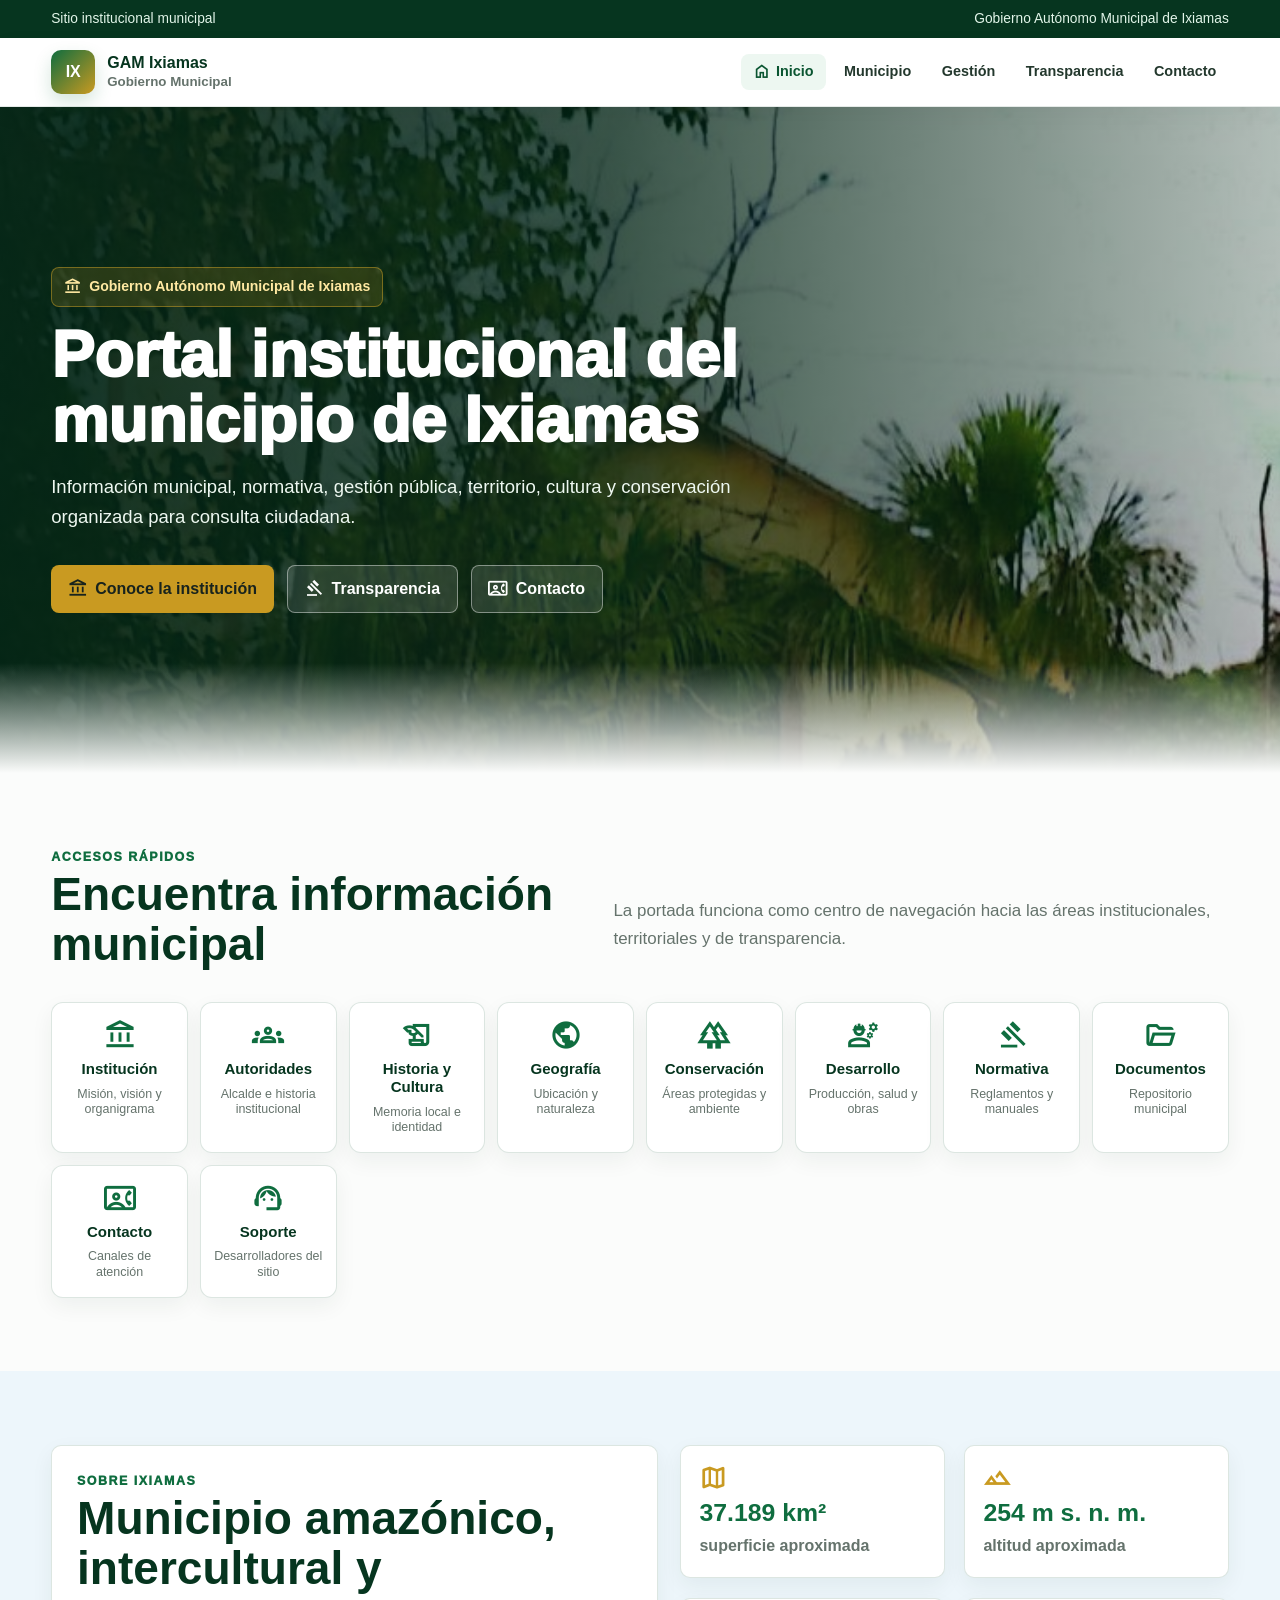
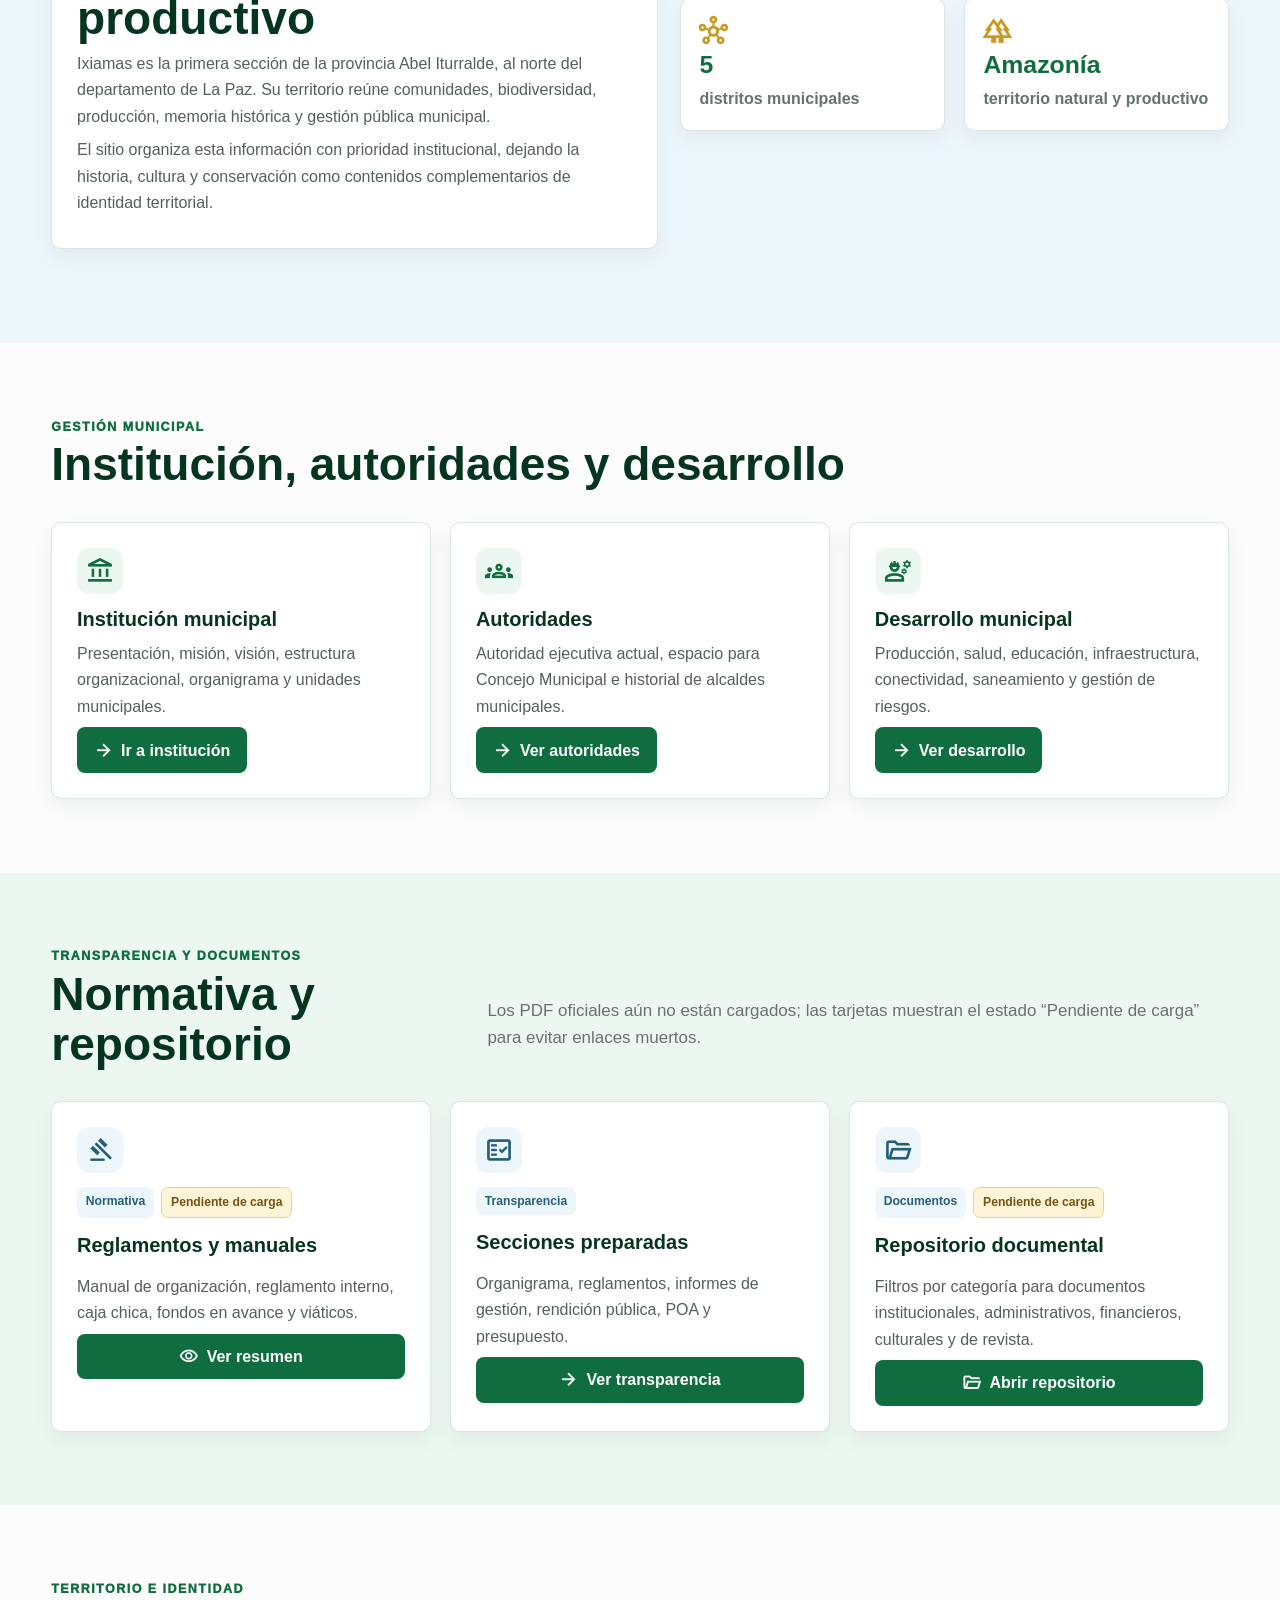
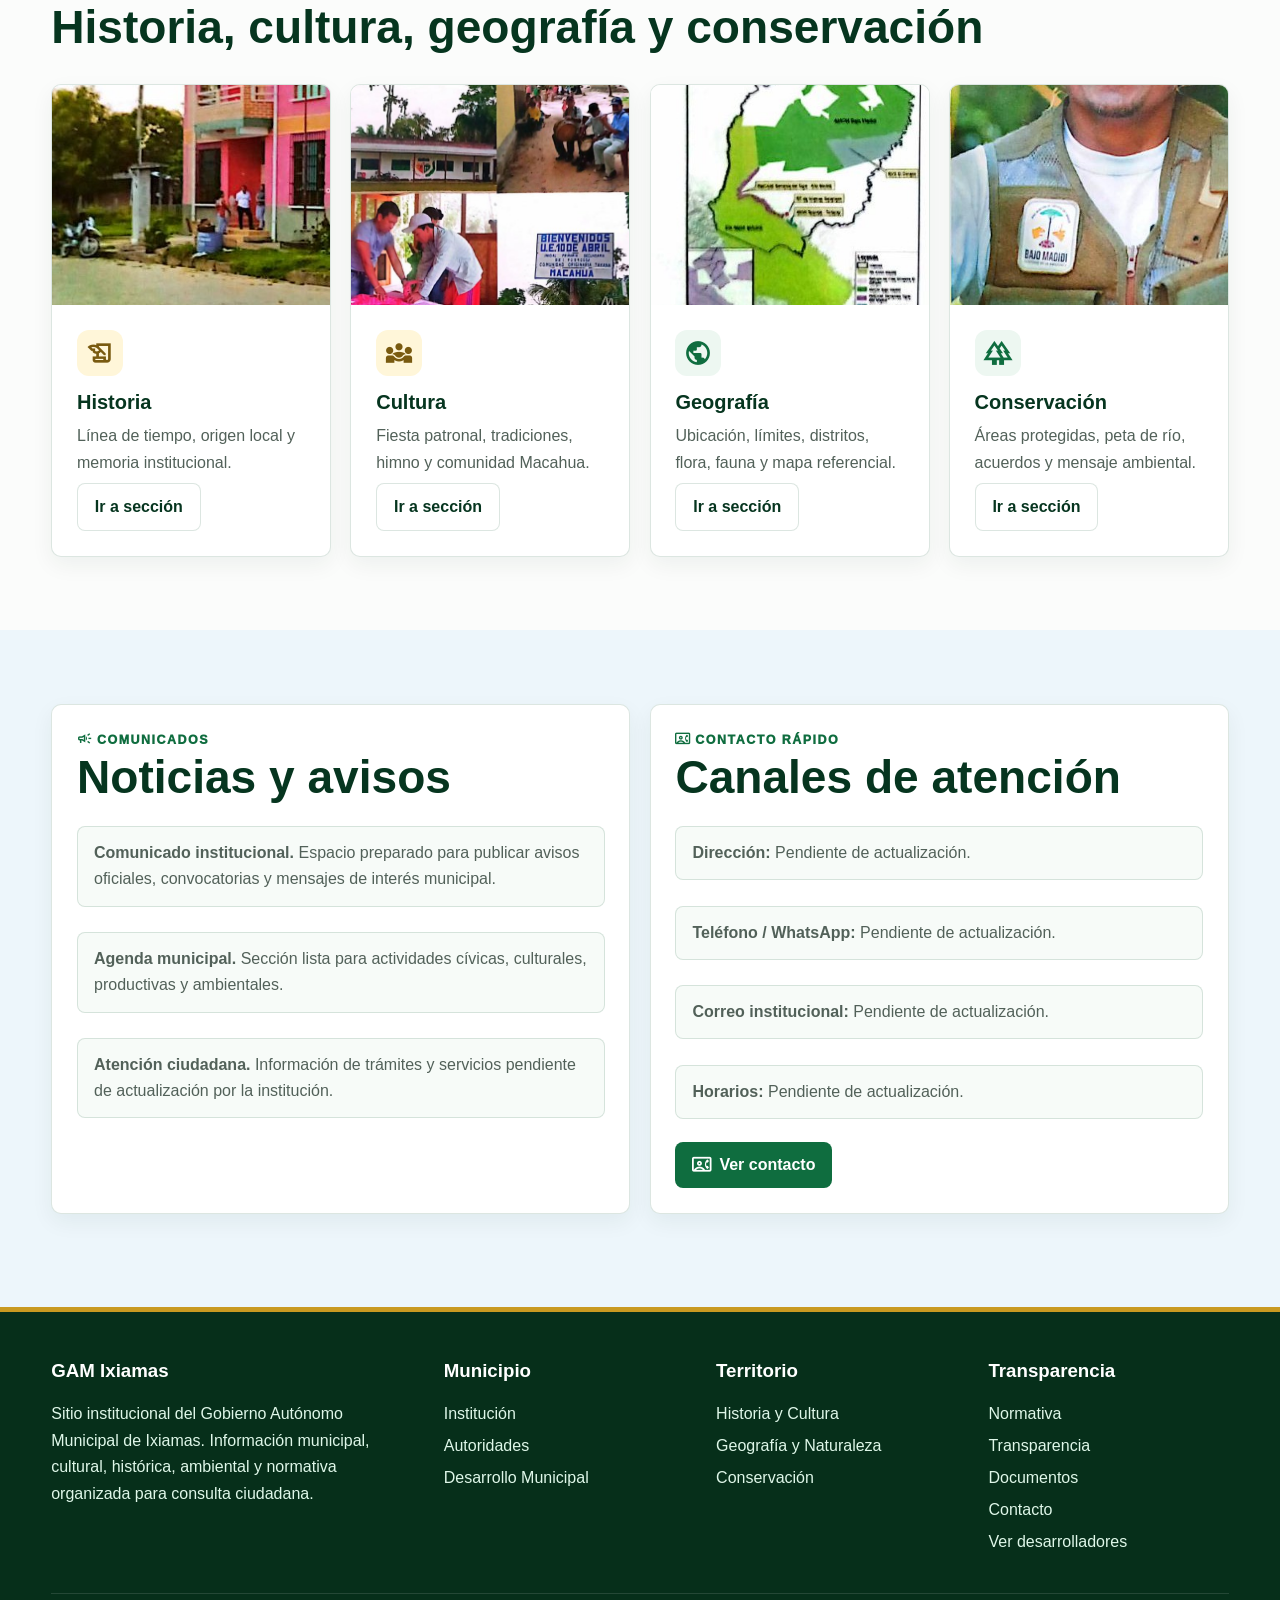
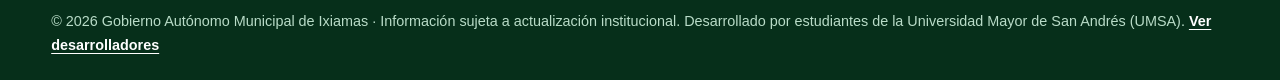
<file: index.html>
<!DOCTYPE html>
<html lang="es">
<head>
  <meta charset="UTF-8">
  <meta name="viewport" content="width=device-width, initial-scale=1.0">
  <title>Gobierno Autonomo Municipal de Ixiamas | Sitio Institucional</title>
  <meta name="description" content="Sitio institucional del Gobierno Autonomo Municipal de Ixiamas: informacion municipal, autoridades, normativa, historia, cultura, conservacion, desarrollo y documentos oficiales.">
  <meta name="keywords" content="Ixiamas, Gobierno Autonomo Municipal de Ixiamas, GAM Ixiamas, Municipio de Ixiamas, Abel Iturralde, La Paz Bolivia, Amazonia boliviana, Madidi, cultura de Ixiamas, historia de Ixiamas, conservacion Ixiamas, normativa municipal Ixiamas, transparencia municipal Ixiamas">
  <meta name="author" content="Gobierno Autonomo Municipal de Ixiamas">
  <meta name="robots" content="index, follow">
  <!-- Reemplazar TU-DOMINIO.com por el dominio oficial cuando se publique -->
  <link rel="canonical" href="https://TU-DOMINIO.com/index.html">
  <meta property="og:title" content="Gobierno Autonomo Municipal de Ixiamas">
  <meta property="og:description" content="Sitio institucional del Gobierno Autonomo Municipal de Ixiamas: informacion municipal, autoridades, normativa, historia, cultura, conservacion, desarrollo y documentos oficiales.">
  <meta property="og:type" content="website">
  <meta property="og:url" content="https://TU-DOMINIO.com/index.html">
  <meta property="og:image" content="https://TU-DOMINIO.com/assets/img/plaza-ixiamas.jpg">
  <meta property="og:site_name" content="GAM Ixiamas">
  <meta property="og:locale" content="es_BO">
  <meta name="twitter:card" content="summary_large_image">
  <meta name="twitter:title" content="Gobierno Autonomo Municipal de Ixiamas">
  <meta name="twitter:description" content="Sitio institucional del Gobierno Autonomo Municipal de Ixiamas: informacion municipal, autoridades, normativa, historia, cultura, conservacion, desarrollo y documentos oficiales.">
  <meta name="twitter:image" content="https://TU-DOMINIO.com/assets/img/plaza-ixiamas.jpg">
  <link rel="preconnect" href="https://fonts.googleapis.com">
  <link rel="preconnect" href="https://fonts.gstatic.com" crossorigin>
  <link href="https://fonts.googleapis.com/css2?family=Material+Symbols+Outlined" rel="stylesheet">
  <link rel="icon" href="assets/img/favicon.png" type="image/png">
  <link rel="manifest" href="site.webmanifest">
  <link rel="stylesheet" href="assets/css/main.css">
  <script type="application/ld+json">
  {
    "@context": "https://schema.org",
    "@type": "GovernmentOrganization",
    "name": "Gobierno Autonomo Municipal de Ixiamas",
    "alternateName": "GAM Ixiamas",
    "url": "https://TU-DOMINIO.com/",
    "image": "https://TU-DOMINIO.com/assets/img/plaza-ixiamas.jpg",
    "description": "Sitio institucional del Gobierno Autonomo Municipal de Ixiamas con informacion municipal, autoridades, normativa, historia, cultura, conservacion, desarrollo y documentos oficiales.",
    "areaServed": {
      "@type": "AdministrativeArea",
      "name": "Ixiamas, Abel Iturralde, La Paz, Bolivia"
    }
  }
  </script>
</head>
<body>
  <header class="site-header">
  <div class="topbar"><div class="container"><span>Sitio institucional municipal</span><span>Gobierno Autónomo Municipal de Ixiamas</span></div></div>
  <nav class="nav">
    <div class="container nav-inner">
      <a class="brand" href="index.html"><span class="brand-mark">IX</span><span>GAM Ixiamas<br><small>Gobierno Municipal</small></span></a>
      <button class="menu-toggle" type="button" data-menu-toggle aria-expanded="false" aria-controls="main-menu" aria-label="Abrir menu principal"><span class="material-symbols-outlined" aria-hidden="true">menu</span>Menú</button>
      <div class="menu" id="main-menu">
        <a href="index.html" data-nav="index.html"><span class="material-symbols-outlined" aria-hidden="true">home</span>Inicio</a>
        <details class="nav-group"><summary>Municipio</summary><div class="submenu"><a href="institucion.html" data-nav="institucion.html">Institución</a><a href="autoridades.html" data-nav="autoridades.html">Autoridades</a><a href="historia.html" data-nav="historia.html">Historia</a><a href="geografia.html" data-nav="geografia.html">Geografía</a><a href="cultura.html" data-nav="cultura.html">Cultura</a></div></details>
        <details class="nav-group"><summary>Gestión</summary><div class="submenu"><a href="desarrollo.html" data-nav="desarrollo.html">Desarrollo municipal</a><a href="conservacion.html" data-nav="conservacion.html">Conservación</a></div></details>
        <details class="nav-group"><summary>Transparencia</summary><div class="submenu"><a href="normativa.html" data-nav="normativa.html">Normativa</a><a href="transparencia.html" data-nav="transparencia.html">Transparencia</a><a href="documentos.html" data-nav="documentos.html">Documentos</a><a href="desarrolladores.html" data-nav="desarrolladores.html">Desarrolladores</a></div></details>
        <a href="contacto.html" data-nav="contacto.html">Contacto</a>
      </div>
    </div>
  </nav>
  </header>

  <main>
  <section class="hero">
    <div class="container">
      <span class="eyebrow"><span class="material-symbols-outlined" aria-hidden="true">account_balance</span> Gobierno Autónomo Municipal de Ixiamas</span>
      <h1>Portal institucional del municipio de Ixiamas</h1>
      <p>Información municipal, normativa, gestión pública, territorio, cultura y conservación organizada para consulta ciudadana.</p>
      <div class="actions">
        <a class="btn btn-primary" href="institucion.html"><span class="material-symbols-outlined" aria-hidden="true">account_balance</span> Conoce la institución</a>
        <a class="btn btn-outline" href="transparencia.html"><span class="material-symbols-outlined" aria-hidden="true">gavel</span> Transparencia</a>
        <a class="btn btn-outline" href="contacto.html"><span class="material-symbols-outlined" aria-hidden="true">contact_phone</span> Contacto</a>
      </div>
    </div>
  </section>

  <section class="section">
    <div class="container">
      <div class="section-head">
        <div><div class="kicker">Accesos rápidos</div><h2>Encuentra información municipal</h2></div>
        <p class="lead">La portada funciona como centro de navegación hacia las áreas institucionales, territoriales y de transparencia.</p>
      </div>
      <div class="quick-grid">
        <a class="quick-link" href="institucion.html"><span class="material-symbols-outlined" aria-hidden="true">account_balance</span><strong>Institución</strong><span>Misión, visión y organigrama</span></a>
        <a class="quick-link" href="autoridades.html"><span class="material-symbols-outlined" aria-hidden="true">groups</span><strong>Autoridades</strong><span>Alcalde e historia institucional</span></a>
        <a class="quick-link" href="historia.html"><span class="material-symbols-outlined" aria-hidden="true">history_edu</span><strong>Historia y Cultura</strong><span>Memoria local e identidad</span></a>
        <a class="quick-link" href="geografia.html"><span class="material-symbols-outlined" aria-hidden="true">public</span><strong>Geografía</strong><span>Ubicación y naturaleza</span></a>
        <a class="quick-link" href="conservacion.html"><span class="material-symbols-outlined" aria-hidden="true">forest</span><strong>Conservación</strong><span>Áreas protegidas y ambiente</span></a>
        <a class="quick-link" href="desarrollo.html"><span class="material-symbols-outlined" aria-hidden="true">engineering</span><strong>Desarrollo</strong><span>Producción, salud y obras</span></a>
        <a class="quick-link" href="normativa.html"><span class="material-symbols-outlined" aria-hidden="true">gavel</span><strong>Normativa</strong><span>Reglamentos y manuales</span></a>
        <a class="quick-link" href="documentos.html"><span class="material-symbols-outlined" aria-hidden="true">folder_open</span><strong>Documentos</strong><span>Repositorio municipal</span></a>
        <a class="quick-link" href="contacto.html"><span class="material-symbols-outlined" aria-hidden="true">contact_phone</span><strong>Contacto</strong><span>Canales de atención</span></a>
        <a class="quick-link" href="desarrolladores.html"><span class="material-symbols-outlined" aria-hidden="true">support_agent</span><strong>Soporte</strong><span>Desarrolladores del sitio</span></a>
      </div>
    </div>
  </section>

  <section class="section blue">
    <div class="container two-col">
      <article class="article">
        <div class="kicker">Sobre Ixiamas</div>
        <h2>Municipio amazónico, intercultural y productivo</h2>
        <p>Ixiamas es la primera sección de la provincia Abel Iturralde, al norte del departamento de La Paz. Su territorio reúne comunidades, biodiversidad, producción, memoria histórica y gestión pública municipal.</p>
        <p>El sitio organiza esta información con prioridad institucional, dejando la historia, cultura y conservación como contenidos complementarios de identidad territorial.</p>
      </article>
      <div class="grid grid-2">
        <div class="stat"><span class="material-symbols-outlined" aria-hidden="true">map</span><strong>37.189 km²</strong><span>superficie aproximada</span></div>
        <div class="stat"><span class="material-symbols-outlined" aria-hidden="true">terrain</span><strong>254 m s. n. m.</strong><span>altitud aproximada</span></div>
        <div class="stat"><span class="material-symbols-outlined" aria-hidden="true">hub</span><strong>5</strong><span>distritos municipales</span></div>
        <div class="stat"><span class="material-symbols-outlined" aria-hidden="true">forest</span><strong>Amazonía</strong><span>territorio natural y productivo</span></div>
      </div>
    </div>
  </section>

  <section class="section">
    <div class="container">
      <div class="section-head"><div><div class="kicker">Gestión municipal</div><h2>Institución, autoridades y desarrollo</h2></div></div>
      <div class="grid grid-3">
        <article class="card"><div class="card-body"><div class="card-icon"><span class="material-symbols-outlined" aria-hidden="true">account_balance</span></div><h3>Institución municipal</h3><p>Presentación, misión, visión, estructura organizacional, organigrama y unidades municipales.</p><a class="btn btn-secondary" href="institucion.html"><span class="material-symbols-outlined" aria-hidden="true">arrow_forward</span> Ir a institución</a></div></article>
        <article class="card"><div class="card-body"><div class="card-icon"><span class="material-symbols-outlined" aria-hidden="true">groups</span></div><h3>Autoridades</h3><p>Autoridad ejecutiva actual, espacio para Concejo Municipal e historial de alcaldes municipales.</p><a class="btn btn-secondary" href="autoridades.html"><span class="material-symbols-outlined" aria-hidden="true">arrow_forward</span> Ver autoridades</a></div></article>
        <article class="card"><div class="card-body"><div class="card-icon"><span class="material-symbols-outlined" aria-hidden="true">engineering</span></div><h3>Desarrollo municipal</h3><p>Producción, salud, educación, infraestructura, conectividad, saneamiento y gestión de riesgos.</p><a class="btn btn-secondary" href="desarrollo.html"><span class="material-symbols-outlined" aria-hidden="true">arrow_forward</span> Ver desarrollo</a></div></article>
      </div>
    </div>
  </section>

  <section class="section alt">
    <div class="container">
      <div class="section-head"><div><div class="kicker">Transparencia y documentos</div><h2>Normativa y repositorio</h2></div><p class="lead">Los PDF oficiales aún no están cargados; las tarjetas muestran el estado “Pendiente de carga” para evitar enlaces muertos.</p></div>
      <div class="grid grid-3">
        <article class="card doc-card"><div class="card-body"><div class="card-icon blue"><span class="material-symbols-outlined" aria-hidden="true">gavel</span></div><div class="doc-meta"><span class="badge blue">Normativa</span><span class="status">Pendiente de carga</span></div><h3>Reglamentos y manuales</h3><p>Manual de organización, reglamento interno, caja chica, fondos en avance y viáticos.</p><a class="btn btn-secondary" href="normativa.html"><span class="material-symbols-outlined" aria-hidden="true">visibility</span> Ver resumen</a></div></article>
        <article class="card doc-card"><div class="card-body"><div class="card-icon blue"><span class="material-symbols-outlined" aria-hidden="true">fact_check</span></div><div class="doc-meta"><span class="badge blue">Transparencia</span></div><h3>Secciones preparadas</h3><p>Organigrama, reglamentos, informes de gestión, rendición pública, POA y presupuesto.</p><a class="btn btn-secondary" href="transparencia.html"><span class="material-symbols-outlined" aria-hidden="true">arrow_forward</span> Ver transparencia</a></div></article>
        <article class="card doc-card"><div class="card-body"><div class="card-icon blue"><span class="material-symbols-outlined" aria-hidden="true">folder_open</span></div><div class="doc-meta"><span class="badge blue">Documentos</span><span class="status">Pendiente de carga</span></div><h3>Repositorio documental</h3><p>Filtros por categoría para documentos institucionales, administrativos, financieros, culturales y de revista.</p><a class="btn btn-secondary" href="documentos.html"><span class="material-symbols-outlined" aria-hidden="true">folder_open</span> Abrir repositorio</a></div></article>
      </div>
    </div>
  </section>

  <section class="section">
    <div class="container">
      <div class="section-head"><div><div class="kicker">Territorio e identidad</div><h2>Historia, cultura, geografía y conservación</h2></div></div>
      <div class="grid grid-4">
        <article class="card"><img class="thumb" src="assets/img/calles-ixiamas.jpg" alt="Vista urbana de Ixiamas" loading="lazy" decoding="async" width="331" height="1018"><div class="card-body"><div class="card-icon gold"><span class="material-symbols-outlined" aria-hidden="true">history_edu</span></div><h3>Historia</h3><p>Línea de tiempo, origen local y memoria institucional.</p><a class="btn btn-light" href="historia.html">Ir a sección</a></div></article>
        <article class="card"><img class="thumb" src="assets/img/macahua-collage.jpg" alt="Comunidad Macahua" loading="lazy" decoding="async" width="736" height="444"><div class="card-body"><div class="card-icon gold"><span class="material-symbols-outlined" aria-hidden="true">diversity_3</span></div><h3>Cultura</h3><p>Fiesta patronal, tradiciones, himno y comunidad Macahua.</p><a class="btn btn-light" href="cultura.html">Ir a sección</a></div></article>
        <article class="card"><img class="thumb" src="assets/img/mapa-areas-protegidas.jpg" alt="Mapa referencial de áreas protegidas" loading="lazy" decoding="async" width="347" height="304"><div class="card-body"><div class="card-icon"><span class="material-symbols-outlined" aria-hidden="true">public</span></div><h3>Geografía</h3><p>Ubicación, límites, distritos, flora, fauna y mapa referencial.</p><a class="btn btn-light" href="geografia.html">Ir a sección</a></div></article>
        <article class="card"><img class="thumb" src="assets/img/guardaparque-madidi.jpg" alt="Guardaparque en área protegida" loading="lazy" decoding="async" width="380" height="1065"><div class="card-body"><div class="card-icon"><span class="material-symbols-outlined" aria-hidden="true">forest</span></div><h3>Conservación</h3><p>Áreas protegidas, peta de río, acuerdos y mensaje ambiental.</p><a class="btn btn-light" href="conservacion.html">Ir a sección</a></div></article>
      </div>
    </div>
  </section>

  <section class="section blue">
    <div class="container grid grid-2">
      <article class="article">
        <div class="kicker"><span class="material-symbols-outlined" aria-hidden="true">campaign</span> Comunicados</div>
        <h2>Noticias y avisos</h2>
        <ul class="list-clean">
          <li><strong>Comunicado institucional.</strong> Espacio preparado para publicar avisos oficiales, convocatorias y mensajes de interés municipal.</li>
          <li><strong>Agenda municipal.</strong> Sección lista para actividades cívicas, culturales, productivas y ambientales.</li>
          <li><strong>Atención ciudadana.</strong> Información de trámites y servicios pendiente de actualización por la institución.</li>
        </ul>
      </article>
      <article class="article">
        <div class="kicker"><span class="material-symbols-outlined" aria-hidden="true">contact_phone</span> Contacto rápido</div>
        <h2>Canales de atención</h2>
        <ul class="list-clean">
          <li><strong>Dirección:</strong> Pendiente de actualización.</li>
          <li><strong>Teléfono / WhatsApp:</strong> Pendiente de actualización.</li>
          <li><strong>Correo institucional:</strong> Pendiente de actualización.</li>
          <li><strong>Horarios:</strong> Pendiente de actualización.</li>
        </ul>
        <a class="btn btn-secondary" href="contacto.html"><span class="material-symbols-outlined" aria-hidden="true">contact_phone</span> Ver contacto</a>
      </article>
    </div>
  </section>
  </main>

  <footer class="footer">
    <div class="container">
      <div class="footer-grid">
        <div><h3>GAM Ixiamas</h3><p>Sitio institucional del Gobierno Autónomo Municipal de Ixiamas. Información municipal, cultural, histórica, ambiental y normativa organizada para consulta ciudadana.</p></div>
        <div><h3>Municipio</h3><a href="institucion.html">Institución</a><a href="autoridades.html">Autoridades</a><a href="desarrollo.html">Desarrollo Municipal</a></div>
        <div><h3>Territorio</h3><a href="historia.html">Historia y Cultura</a><a href="geografia.html">Geografía y Naturaleza</a><a href="conservacion.html">Conservación</a></div>
        <div><h3>Transparencia</h3><a href="normativa.html">Normativa</a><a href="transparencia.html">Transparencia</a><a href="documentos.html">Documentos</a><a href="contacto.html">Contacto</a><a href="desarrolladores.html">Ver desarrolladores</a></div>
      </div>
      <div class="footer-bottom">© <span data-year></span> Gobierno Autónomo Municipal de Ixiamas · Información sujeta a actualización institucional. Desarrollado por estudiantes de la Universidad Mayor de San Andrés (UMSA). <a href="desarrolladores.html">Ver desarrolladores</a></div>
    </div>
  </footer>
  <script src="assets/js/navigation.js" defer></script>
  <script src="assets/js/filters.js" defer></script>
  <script src="assets/js/main.js" defer></script>
</body>
</html>
</file>
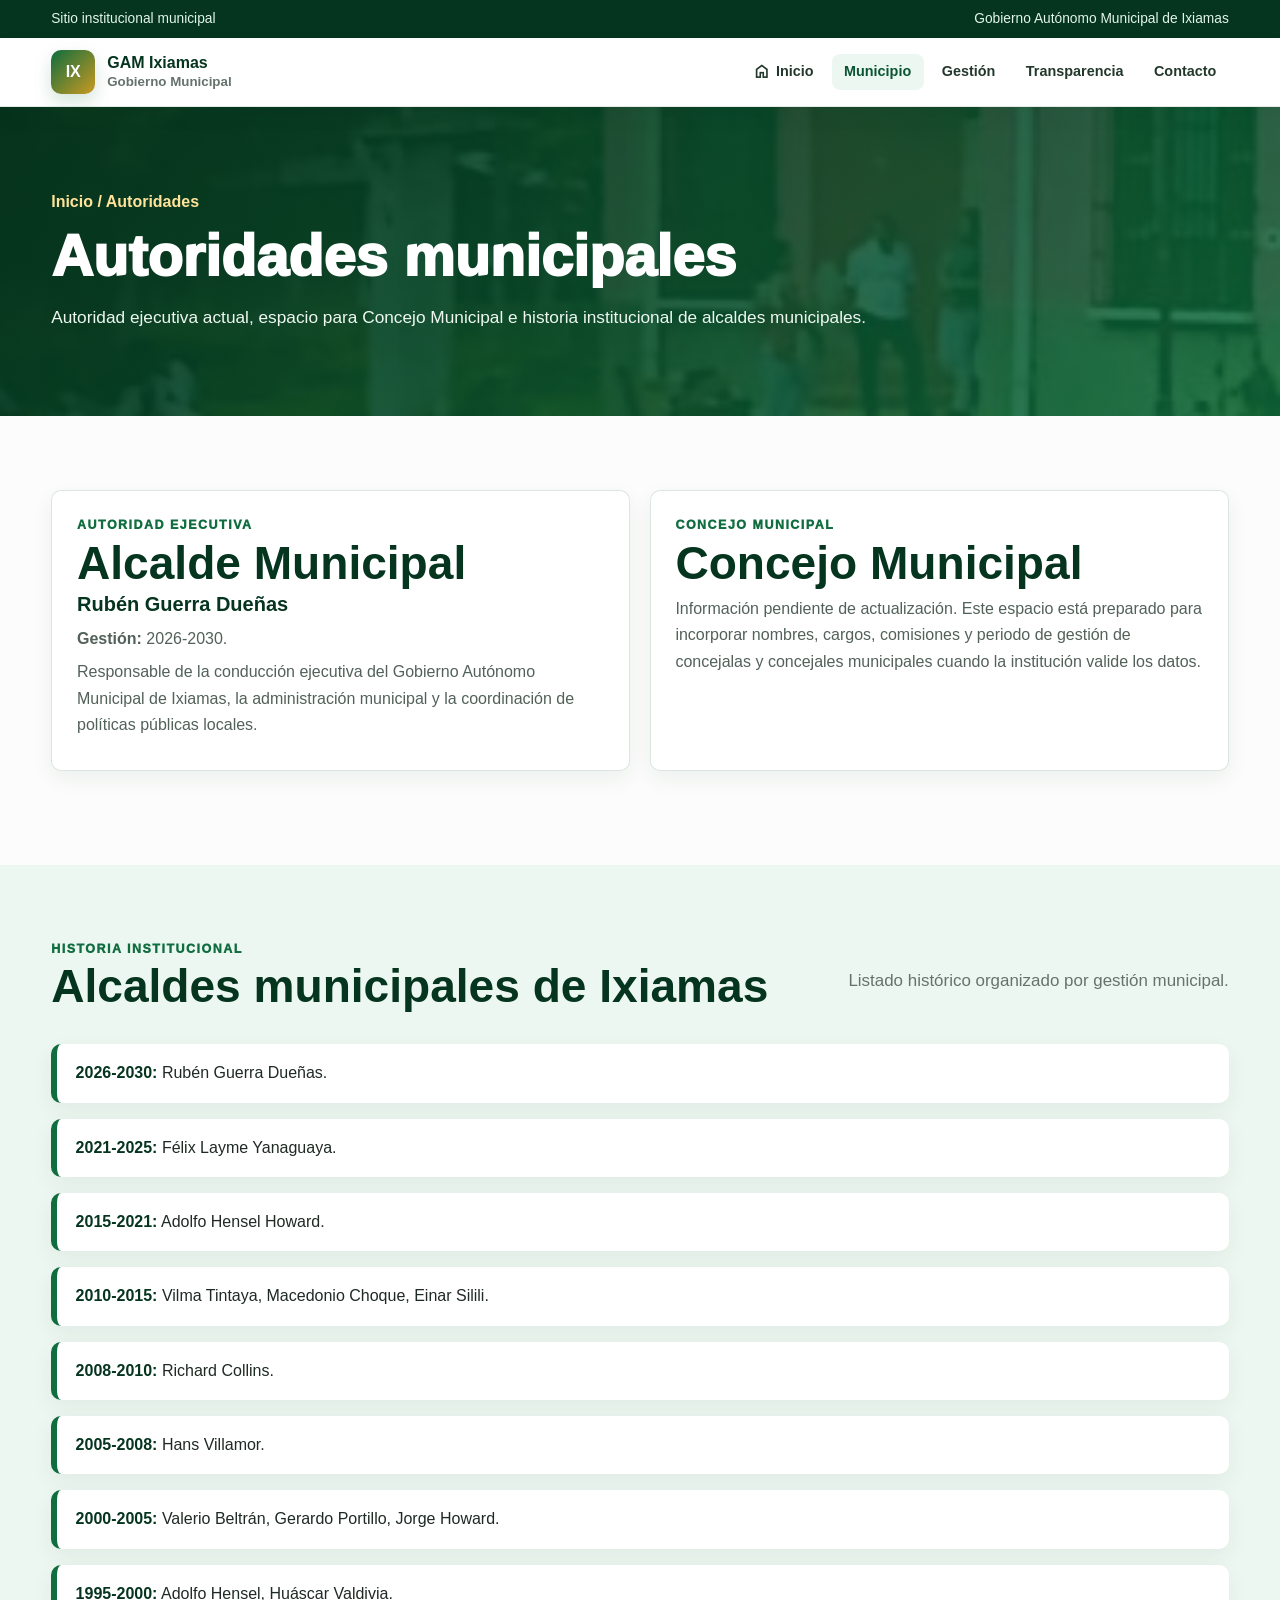
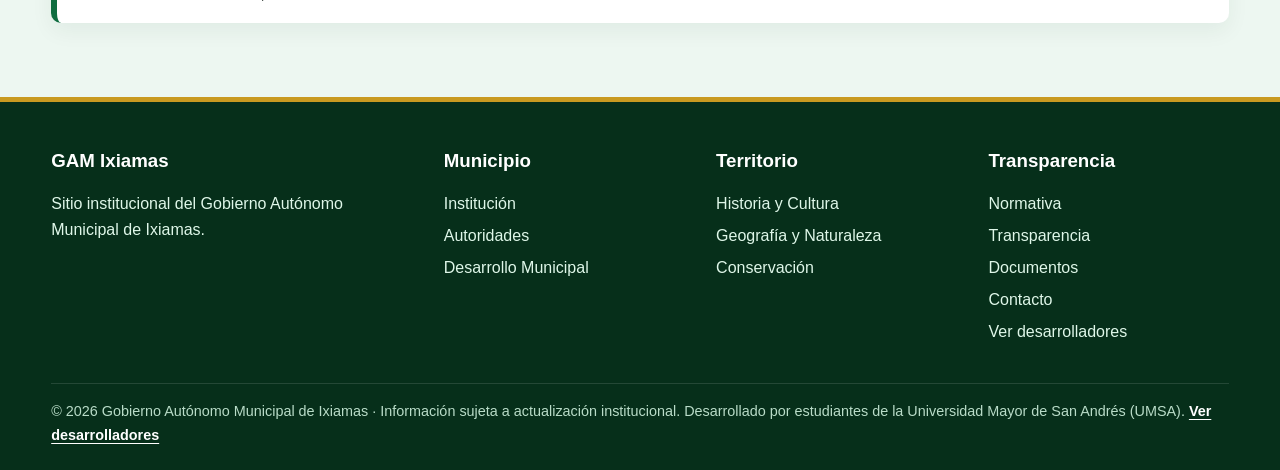
<file: autoridades.html>
<!DOCTYPE html>
<html lang="es">
<head>
  <meta charset="UTF-8">
  <meta name="viewport" content="width=device-width, initial-scale=1.0">
  <title>Autoridades Municipales | GAM Ixiamas</title>
  <meta name="description" content="Autoridades del Gobierno Autonomo Municipal de Ixiamas, alcalde municipal, espacio para Concejo Municipal e historia institucional de alcaldes.">
  <meta name="keywords" content="Ixiamas, Gobierno Autonomo Municipal de Ixiamas, GAM Ixiamas, Municipio de Ixiamas, Abel Iturralde, La Paz Bolivia, Amazonia boliviana, Madidi, cultura de Ixiamas, historia de Ixiamas, conservacion Ixiamas, normativa municipal Ixiamas, transparencia municipal Ixiamas">
  <meta name="author" content="Gobierno Autonomo Municipal de Ixiamas">
  <meta name="robots" content="index, follow">
  <!-- Reemplazar TU-DOMINIO.com por el dominio oficial cuando se publique -->
  <link rel="canonical" href="https://TU-DOMINIO.com/autoridades.html">
  <meta property="og:title" content="Autoridades Municipales de Ixiamas">
  <meta property="og:description" content="Autoridades del Gobierno Autonomo Municipal de Ixiamas, alcalde municipal, espacio para Concejo Municipal e historia institucional de alcaldes.">
  <meta property="og:type" content="website">
  <meta property="og:url" content="https://TU-DOMINIO.com/autoridades.html">
  <meta property="og:image" content="https://TU-DOMINIO.com/assets/img/plaza-ixiamas.jpg">
  <meta property="og:site_name" content="GAM Ixiamas">
  <meta property="og:locale" content="es_BO">
  <meta name="twitter:card" content="summary_large_image">
  <meta name="twitter:title" content="Autoridades Municipales de Ixiamas">
  <meta name="twitter:description" content="Autoridades del Gobierno Autonomo Municipal de Ixiamas, alcalde municipal, espacio para Concejo Municipal e historia institucional de alcaldes.">
  <meta name="twitter:image" content="https://TU-DOMINIO.com/assets/img/plaza-ixiamas.jpg">
  <link rel="preconnect" href="https://fonts.googleapis.com">
  <link rel="preconnect" href="https://fonts.gstatic.com" crossorigin>
  <link href="https://fonts.googleapis.com/css2?family=Material+Symbols+Outlined" rel="stylesheet">
  <link rel="icon" href="assets/img/favicon.png" type="image/png">
  <link rel="manifest" href="site.webmanifest">
  <link rel="stylesheet" href="assets/css/main.css">
</head>
<body>
  <header class="site-header">
  <div class="topbar"><div class="container"><span>Sitio institucional municipal</span><span>Gobierno Autónomo Municipal de Ixiamas</span></div></div>
  <nav class="nav">
    <div class="container nav-inner">
      <a class="brand" href="index.html"><span class="brand-mark">IX</span><span>GAM Ixiamas<br><small>Gobierno Municipal</small></span></a>
      <button class="menu-toggle" type="button" data-menu-toggle aria-expanded="false" aria-controls="main-menu" aria-label="Abrir menu principal"><span class="material-symbols-outlined" aria-hidden="true">menu</span>Menú</button>
      <div class="menu" id="main-menu">
        <a href="index.html" data-nav="index.html"><span class="material-symbols-outlined" aria-hidden="true">home</span>Inicio</a>
        <details class="nav-group"><summary>Municipio</summary><div class="submenu"><a href="institucion.html" data-nav="institucion.html">Institución</a><a href="autoridades.html" data-nav="autoridades.html">Autoridades</a><a href="historia.html" data-nav="historia.html">Historia</a><a href="geografia.html" data-nav="geografia.html">Geografía</a><a href="cultura.html" data-nav="cultura.html">Cultura</a></div></details>
        <details class="nav-group"><summary>Gestión</summary><div class="submenu"><a href="desarrollo.html" data-nav="desarrollo.html">Desarrollo municipal</a><a href="conservacion.html" data-nav="conservacion.html">Conservación</a></div></details>
        <details class="nav-group"><summary>Transparencia</summary><div class="submenu"><a href="normativa.html" data-nav="normativa.html">Normativa</a><a href="transparencia.html" data-nav="transparencia.html">Transparencia</a><a href="documentos.html" data-nav="documentos.html">Documentos</a><a href="desarrolladores.html" data-nav="desarrolladores.html">Desarrolladores</a></div></details>
        <a href="contacto.html" data-nav="contacto.html">Contacto</a>
      </div>
    </div>
  </nav>
  </header>

  <main>
  <section class="page-hero page-hero--urban">
    <div class="container"><div class="breadcrumb">Inicio / Autoridades</div><h1>Autoridades municipales</h1><p>Autoridad ejecutiva actual, espacio para Concejo Municipal e historia institucional de alcaldes municipales.</p></div>
  </section>

  <section class="section">
    <div class="container grid grid-2">
      <article class="article"><div class="kicker">Autoridad ejecutiva</div><h2>Alcalde Municipal</h2><h3>Rubén Guerra Dueñas</h3><p><strong>Gestión:</strong> 2026-2030.</p><p>Responsable de la conducción ejecutiva del Gobierno Autónomo Municipal de Ixiamas, la administración municipal y la coordinación de políticas públicas locales.</p></article>
      <article class="article"><div class="kicker">Concejo Municipal</div><h2>Concejo Municipal</h2><p>Información pendiente de actualización. Este espacio está preparado para incorporar nombres, cargos, comisiones y periodo de gestión de concejalas y concejales municipales cuando la institución valide los datos.</p></article>
    </div>
  </section>

  <section class="section alt">
    <div class="container">
      <div class="section-head"><div><div class="kicker">Historia institucional</div><h2>Alcaldes municipales de Ixiamas</h2></div><p class="lead">Listado histórico organizado por gestión municipal.</p></div>
      <div class="timeline">
        <div class="timeline-item"><strong>2026-2030:</strong> Rubén Guerra Dueñas.</div>
        <div class="timeline-item"><strong>2021-2025:</strong> Félix Layme Yanaguaya.</div>
        <div class="timeline-item"><strong>2015-2021:</strong> Adolfo Hensel Howard.</div>
        <div class="timeline-item"><strong>2010-2015:</strong> Vilma Tintaya, Macedonio Choque, Einar Silili.</div>
        <div class="timeline-item"><strong>2008-2010:</strong> Richard Collins.</div>
        <div class="timeline-item"><strong>2005-2008:</strong> Hans Villamor.</div>
        <div class="timeline-item"><strong>2000-2005:</strong> Valerio Beltrán, Gerardo Portillo, Jorge Howard.</div>
        <div class="timeline-item"><strong>1995-2000:</strong> Adolfo Hensel, Huáscar Valdivia.</div>
      </div>
    </div>
  </section>
  </main>

  <footer class="footer"><div class="container"><div class="footer-grid"><div><h3>GAM Ixiamas</h3><p>Sitio institucional del Gobierno Autónomo Municipal de Ixiamas.</p></div><div><h3>Municipio</h3><a href="institucion.html">Institución</a><a href="autoridades.html">Autoridades</a><a href="desarrollo.html">Desarrollo Municipal</a></div><div><h3>Territorio</h3><a href="historia.html">Historia y Cultura</a><a href="geografia.html">Geografía y Naturaleza</a><a href="conservacion.html">Conservación</a></div><div><h3>Transparencia</h3><a href="normativa.html">Normativa</a><a href="transparencia.html">Transparencia</a><a href="documentos.html">Documentos</a><a href="contacto.html">Contacto</a><a href="desarrolladores.html">Ver desarrolladores</a></div></div><div class="footer-bottom">© <span data-year></span> Gobierno Autónomo Municipal de Ixiamas · Información sujeta a actualización institucional. Desarrollado por estudiantes de la Universidad Mayor de San Andrés (UMSA). <a href="desarrolladores.html">Ver desarrolladores</a></div></div></footer>
  <script src="assets/js/navigation.js" defer></script>
  <script src="assets/js/filters.js" defer></script>
  <script src="assets/js/main.js" defer></script>
</body>
</html>
</file>
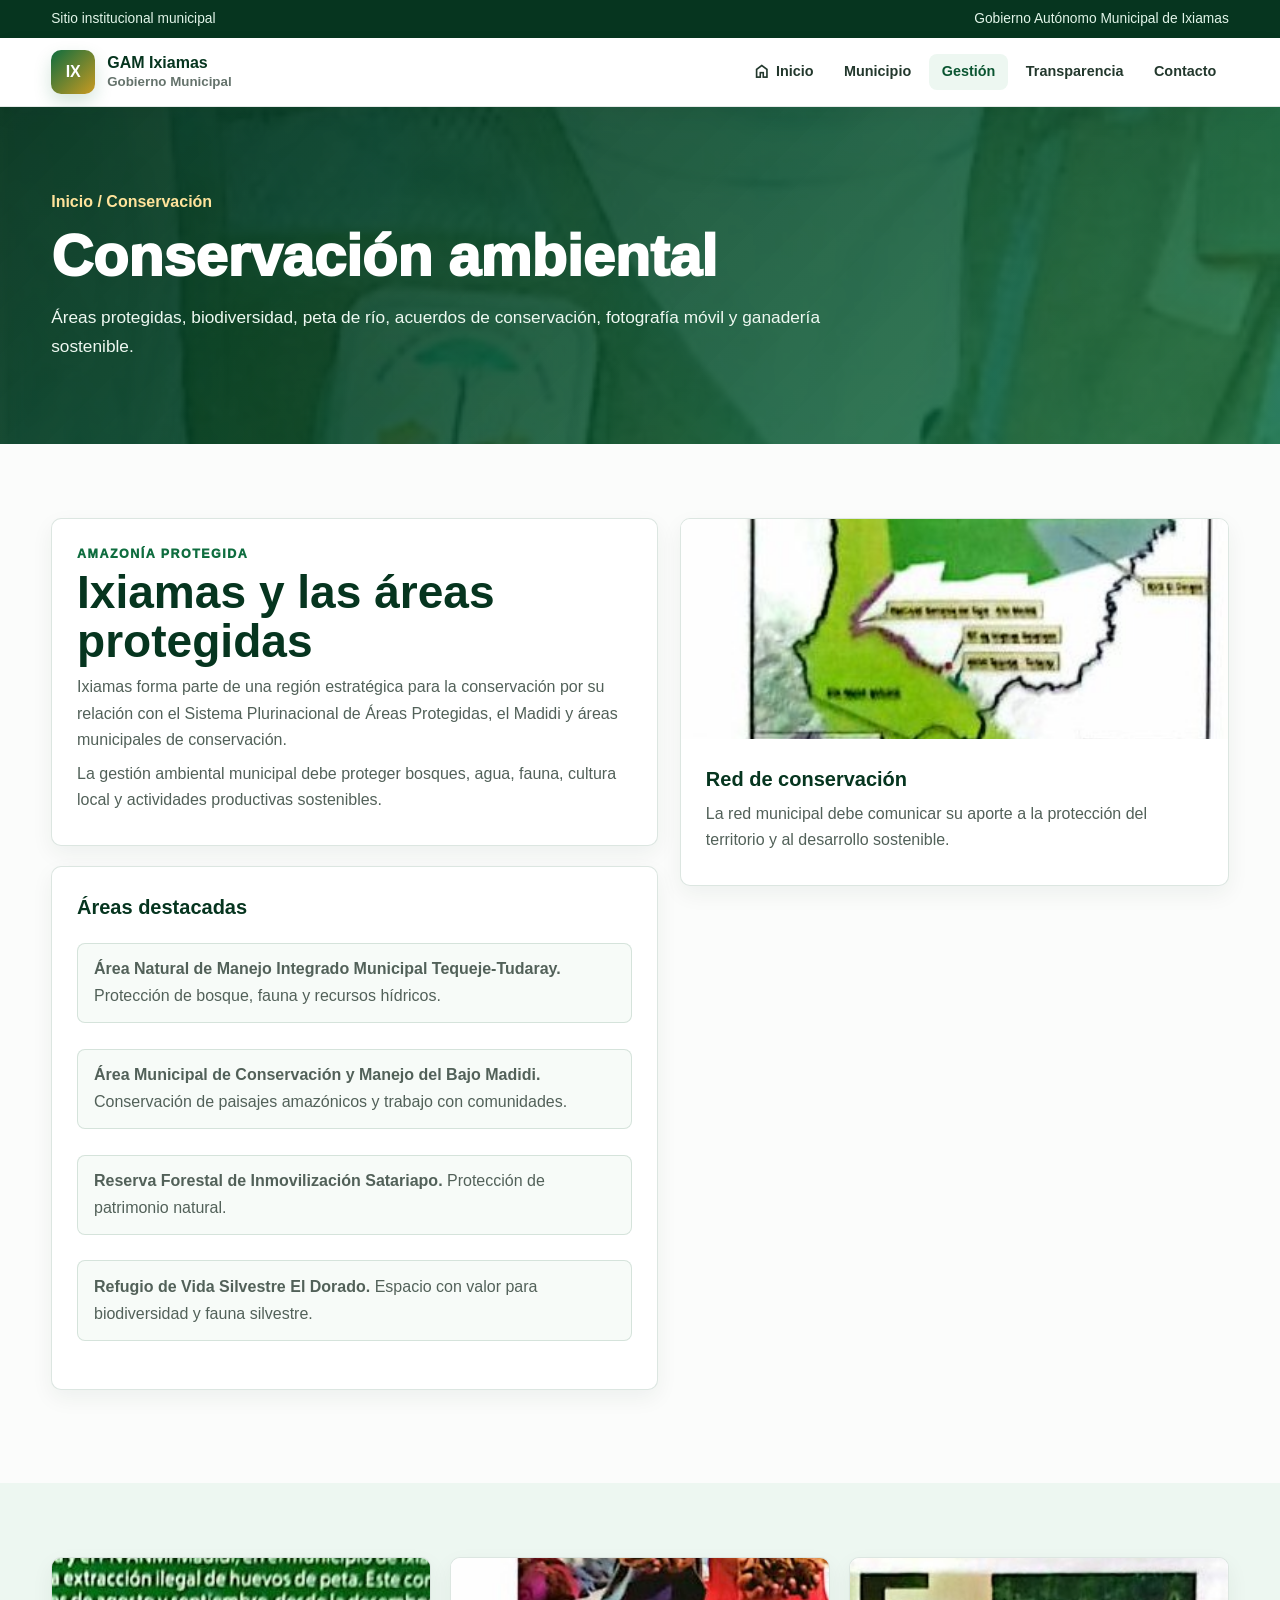
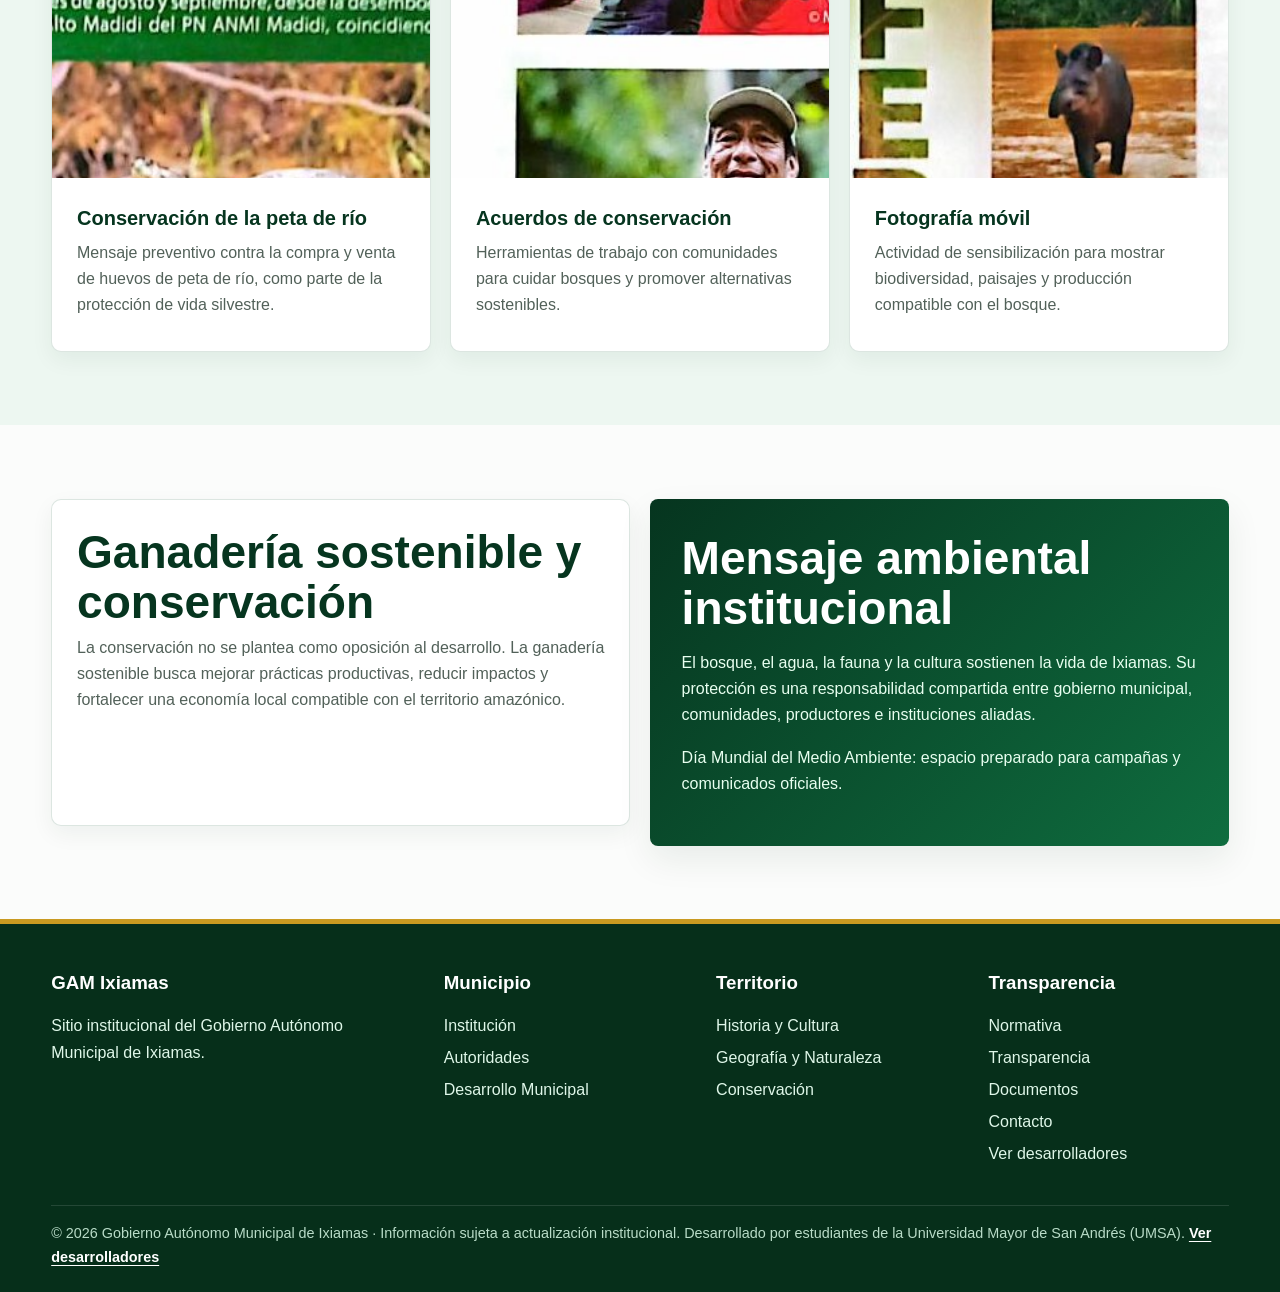
<file: conservacion.html>
<!DOCTYPE html>
<html lang="es">
<head>
  <meta charset="UTF-8">
  <meta name="viewport" content="width=device-width, initial-scale=1.0">
  <title>Conservacion Ambiental | GAM Ixiamas</title>
  <meta name="description" content="Conservacion en Ixiamas: areas protegidas, Madidi, Bajo Madidi, peta de rio, acuerdos de conservacion y mensaje ambiental municipal.">
  <meta name="keywords" content="Ixiamas, Gobierno Autonomo Municipal de Ixiamas, GAM Ixiamas, Municipio de Ixiamas, Abel Iturralde, La Paz Bolivia, Amazonia boliviana, Madidi, cultura de Ixiamas, historia de Ixiamas, conservacion Ixiamas, normativa municipal Ixiamas, transparencia municipal Ixiamas">
  <meta name="author" content="Gobierno Autonomo Municipal de Ixiamas">
  <meta name="robots" content="index, follow">
  <!-- Reemplazar TU-DOMINIO.com por el dominio oficial cuando se publique -->
  <link rel="canonical" href="https://TU-DOMINIO.com/conservacion.html">
  <meta property="og:title" content="Conservacion Ambiental en Ixiamas">
  <meta property="og:description" content="Conservacion en Ixiamas: areas protegidas, Madidi, Bajo Madidi, peta de rio, acuerdos de conservacion y mensaje ambiental municipal.">
  <meta property="og:type" content="website">
  <meta property="og:url" content="https://TU-DOMINIO.com/conservacion.html">
  <meta property="og:image" content="https://TU-DOMINIO.com/assets/img/plaza-ixiamas.jpg">
  <meta property="og:site_name" content="GAM Ixiamas">
  <meta property="og:locale" content="es_BO">
  <meta name="twitter:card" content="summary_large_image">
  <meta name="twitter:title" content="Conservacion Ambiental en Ixiamas">
  <meta name="twitter:description" content="Conservacion en Ixiamas: areas protegidas, Madidi, Bajo Madidi, peta de rio, acuerdos de conservacion y mensaje ambiental municipal.">
  <meta name="twitter:image" content="https://TU-DOMINIO.com/assets/img/plaza-ixiamas.jpg">
  <link rel="preconnect" href="https://fonts.googleapis.com">
  <link rel="preconnect" href="https://fonts.gstatic.com" crossorigin>
  <link href="https://fonts.googleapis.com/css2?family=Material+Symbols+Outlined" rel="stylesheet">
  <link rel="icon" href="assets/img/favicon.png" type="image/png">
  <link rel="manifest" href="site.webmanifest">
  <link rel="stylesheet" href="assets/css/main.css">
</head>
<body>
  <header class="site-header">
  <div class="topbar"><div class="container"><span>Sitio institucional municipal</span><span>Gobierno Autónomo Municipal de Ixiamas</span></div></div>
  <nav class="nav">
    <div class="container nav-inner">
      <a class="brand" href="index.html"><span class="brand-mark">IX</span><span>GAM Ixiamas<br><small>Gobierno Municipal</small></span></a>
      <button class="menu-toggle" type="button" data-menu-toggle aria-expanded="false" aria-controls="main-menu" aria-label="Abrir menu principal"><span class="material-symbols-outlined" aria-hidden="true">menu</span>Menú</button>
      <div class="menu" id="main-menu">
        <a href="index.html" data-nav="index.html"><span class="material-symbols-outlined" aria-hidden="true">home</span>Inicio</a>
        <details class="nav-group"><summary>Municipio</summary><div class="submenu"><a href="institucion.html" data-nav="institucion.html">Institución</a><a href="autoridades.html" data-nav="autoridades.html">Autoridades</a><a href="historia.html" data-nav="historia.html">Historia</a><a href="geografia.html" data-nav="geografia.html">Geografía</a><a href="cultura.html" data-nav="cultura.html">Cultura</a></div></details>
        <details class="nav-group"><summary>Gestión</summary><div class="submenu"><a href="desarrollo.html" data-nav="desarrollo.html">Desarrollo municipal</a><a href="conservacion.html" data-nav="conservacion.html">Conservación</a></div></details>
        <details class="nav-group"><summary>Transparencia</summary><div class="submenu"><a href="normativa.html" data-nav="normativa.html">Normativa</a><a href="transparencia.html" data-nav="transparencia.html">Transparencia</a><a href="documentos.html" data-nav="documentos.html">Documentos</a><a href="desarrolladores.html" data-nav="desarrolladores.html">Desarrolladores</a></div></details>
        <a href="contacto.html" data-nav="contacto.html">Contacto</a>
      </div>
    </div>
  </nav>
  </header>

  <main>
  <section class="page-hero page-hero--conservation">
    <div class="container"><div class="breadcrumb">Inicio / Conservación</div><h1>Conservación ambiental</h1><p>Áreas protegidas, biodiversidad, peta de río, acuerdos de conservación, fotografía móvil y ganadería sostenible.</p></div>
  </section>

  <section class="section">
    <div class="container two-col">
      <div>
        <article class="article"><div class="kicker">Amazonía protegida</div><h2>Ixiamas y las áreas protegidas</h2><p>Ixiamas forma parte de una región estratégica para la conservación por su relación con el Sistema Plurinacional de Áreas Protegidas, el Madidi y áreas municipales de conservación.</p><p>La gestión ambiental municipal debe proteger bosques, agua, fauna, cultura local y actividades productivas sostenibles.</p></article>
        <article class="article"><h3>Áreas destacadas</h3><ul class="list-clean"><li><strong>Área Natural de Manejo Integrado Municipal Tequeje-Tudaray.</strong> Protección de bosque, fauna y recursos hídricos.</li><li><strong>Área Municipal de Conservación y Manejo del Bajo Madidi.</strong> Conservación de paisajes amazónicos y trabajo con comunidades.</li><li><strong>Reserva Forestal de Inmovilización Satariapo.</strong> Protección de patrimonio natural.</li><li><strong>Refugio de Vida Silvestre El Dorado.</strong> Espacio con valor para biodiversidad y fauna silvestre.</li></ul></article>
      </div>
      <aside class="card sticky-note"><img class="thumb" src="assets/img/mapa-areas-protegidas.jpg" alt="Mapa de áreas protegidas municipales" loading="lazy" decoding="async" width="347" height="304"><div class="card-body"><h3>Red de conservación</h3><p>La red municipal debe comunicar su aporte a la protección del territorio y al desarrollo sostenible.</p></div></aside>
    </div>
  </section>

  <section class="section alt">
    <div class="container">
      <div class="grid grid-3">
        <article class="card"><img class="thumb" src="assets/img/peta-rio.jpg" alt="Peta de río" loading="lazy" decoding="async" width="281" height="257"><div class="card-body"><h3>Conservación de la peta de río</h3><p>Mensaje preventivo contra la compra y venta de huevos de peta de río, como parte de la protección de vida silvestre.</p></div></article>
        <article class="card"><img class="thumb" src="assets/img/acuerdos-conservacion.jpg" alt="Acuerdos de conservación" loading="lazy" decoding="async" width="289" height="865"><div class="card-body"><h3>Acuerdos de conservación</h3><p>Herramientas de trabajo con comunidades para cuidar bosques y promover alternativas sostenibles.</p></div></article>
        <article class="card"><img class="thumb" src="assets/img/fotografia-movil.jpg" alt="Fotografía móvil de naturaleza" loading="lazy" decoding="async" width="290" height="620"><div class="card-body"><h3>Fotografía móvil</h3><p>Actividad de sensibilización para mostrar biodiversidad, paisajes y producción compatible con el bosque.</p></div></article>
      </div>
    </div>
  </section>

  <section class="section">
    <div class="container grid grid-2">
      <article class="article"><h2>Ganadería sostenible y conservación</h2><p>La conservación no se plantea como oposición al desarrollo. La ganadería sostenible busca mejorar prácticas productivas, reducir impactos y fortalecer una economía local compatible con el territorio amazónico.</p></article>
      <article class="callout"><h2>Mensaje ambiental institucional</h2><p>El bosque, el agua, la fauna y la cultura sostienen la vida de Ixiamas. Su protección es una responsabilidad compartida entre gobierno municipal, comunidades, productores e instituciones aliadas.</p><p>Día Mundial del Medio Ambiente: espacio preparado para campañas y comunicados oficiales.</p></article>
    </div>
  </section>
  </main>

  <footer class="footer"><div class="container"><div class="footer-grid"><div><h3>GAM Ixiamas</h3><p>Sitio institucional del Gobierno Autónomo Municipal de Ixiamas.</p></div><div><h3>Municipio</h3><a href="institucion.html">Institución</a><a href="autoridades.html">Autoridades</a><a href="desarrollo.html">Desarrollo Municipal</a></div><div><h3>Territorio</h3><a href="historia.html">Historia y Cultura</a><a href="geografia.html">Geografía y Naturaleza</a><a href="conservacion.html">Conservación</a></div><div><h3>Transparencia</h3><a href="normativa.html">Normativa</a><a href="transparencia.html">Transparencia</a><a href="documentos.html">Documentos</a><a href="contacto.html">Contacto</a><a href="desarrolladores.html">Ver desarrolladores</a></div></div><div class="footer-bottom">© <span data-year></span> Gobierno Autónomo Municipal de Ixiamas · Información sujeta a actualización institucional. Desarrollado por estudiantes de la Universidad Mayor de San Andrés (UMSA). <a href="desarrolladores.html">Ver desarrolladores</a></div></div></footer>
  <script src="assets/js/navigation.js" defer></script>
  <script src="assets/js/filters.js" defer></script>
  <script src="assets/js/main.js" defer></script>
</body>
</html>
</file>
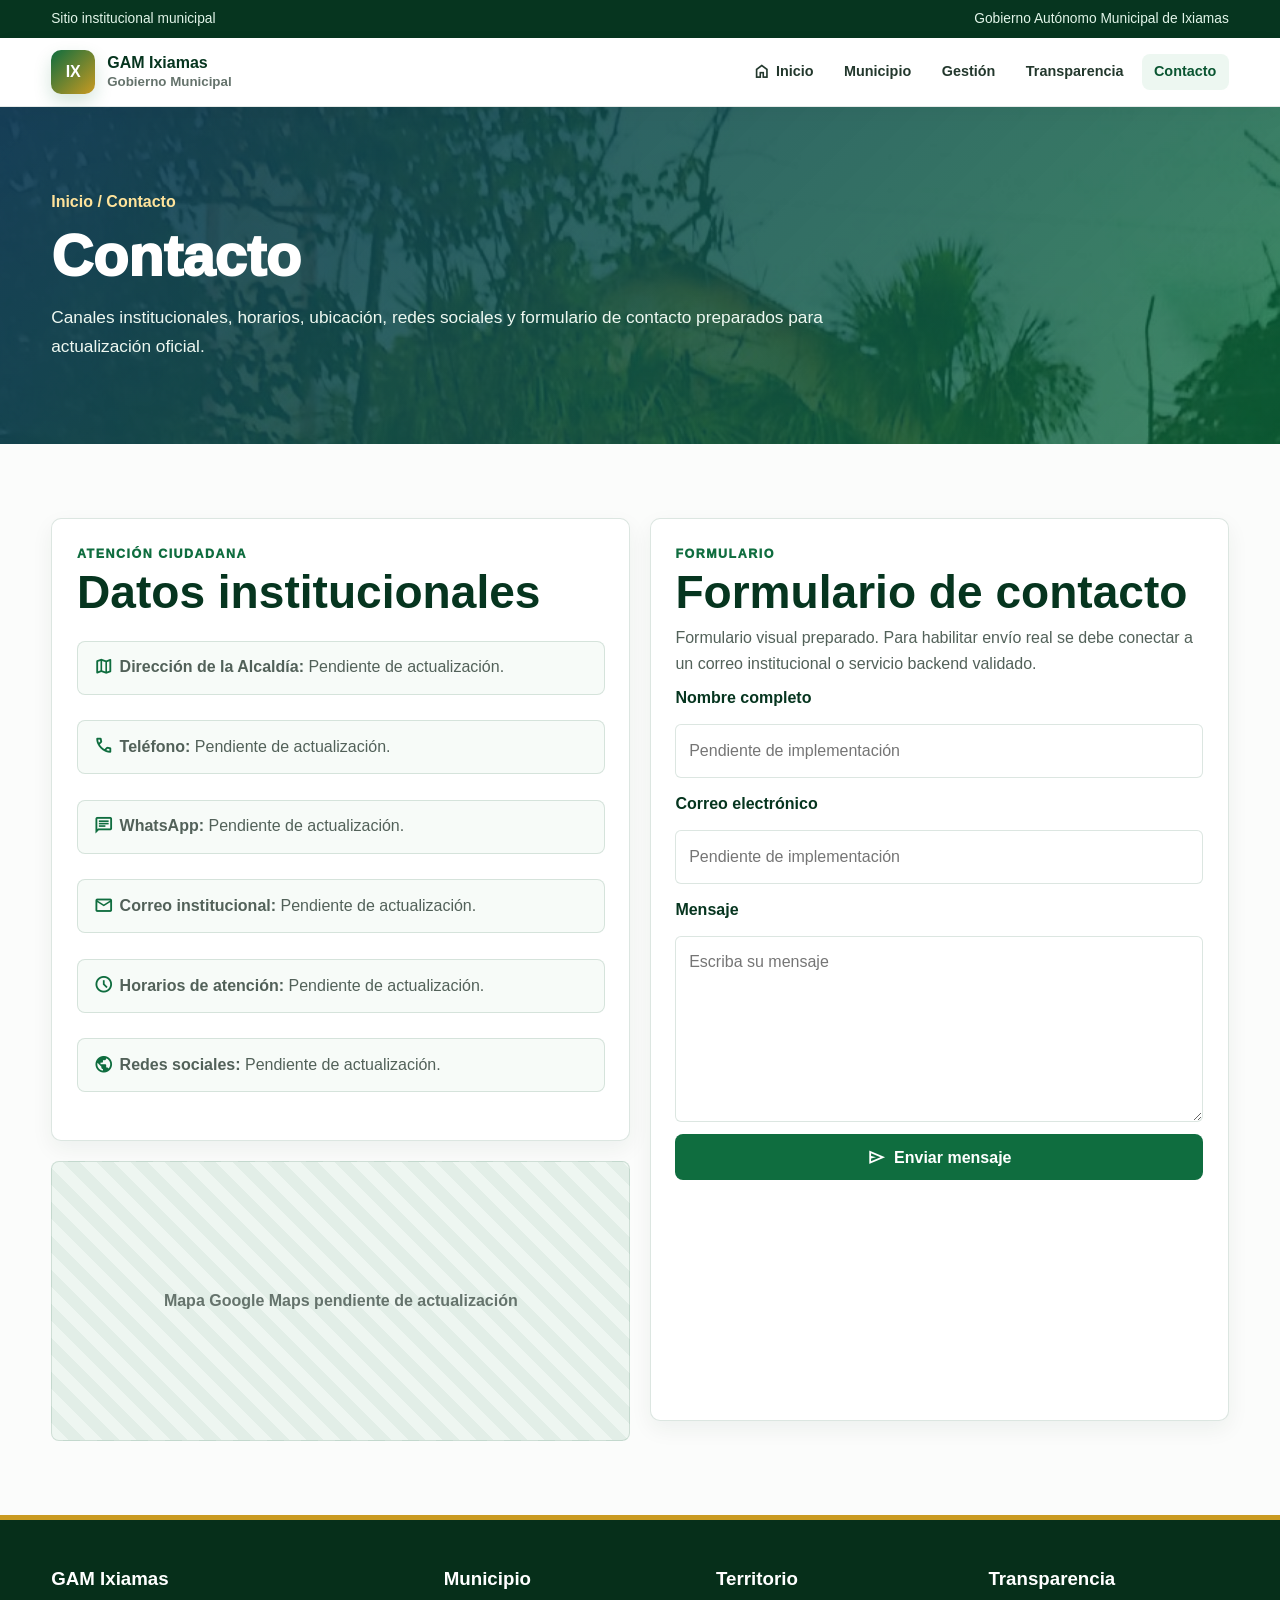
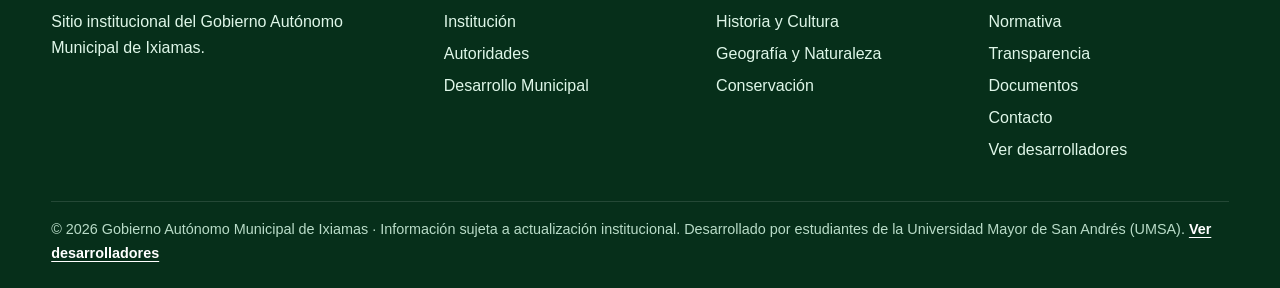
<file: contacto.html>
<!DOCTYPE html>
<html lang="es">
<head>
  <meta charset="UTF-8">
  <meta name="viewport" content="width=device-width, initial-scale=1.0">
  <title>Contacto | Gobierno Autonomo Municipal de Ixiamas</title>
  <meta name="description" content="Pagina de contacto del Gobierno Autonomo Municipal de Ixiamas con espacios para direccion, telefono, WhatsApp, correo, horarios, redes y mapa.">
  <meta name="keywords" content="Ixiamas, Gobierno Autonomo Municipal de Ixiamas, GAM Ixiamas, Municipio de Ixiamas, Abel Iturralde, La Paz Bolivia, Amazonia boliviana, Madidi, cultura de Ixiamas, historia de Ixiamas, conservacion Ixiamas, normativa municipal Ixiamas, transparencia municipal Ixiamas">
  <meta name="author" content="Gobierno Autonomo Municipal de Ixiamas">
  <meta name="robots" content="index, follow">
  <!-- Reemplazar TU-DOMINIO.com por el dominio oficial cuando se publique -->
  <link rel="canonical" href="https://TU-DOMINIO.com/contacto.html">
  <meta property="og:title" content="Contacto GAM Ixiamas">
  <meta property="og:description" content="Pagina de contacto del Gobierno Autonomo Municipal de Ixiamas con espacios para direccion, telefono, WhatsApp, correo, horarios, redes y mapa.">
  <meta property="og:type" content="website">
  <meta property="og:url" content="https://TU-DOMINIO.com/contacto.html">
  <meta property="og:image" content="https://TU-DOMINIO.com/assets/img/plaza-ixiamas.jpg">
  <meta property="og:site_name" content="GAM Ixiamas">
  <meta property="og:locale" content="es_BO">
  <meta name="twitter:card" content="summary_large_image">
  <meta name="twitter:title" content="Contacto GAM Ixiamas">
  <meta name="twitter:description" content="Pagina de contacto del Gobierno Autonomo Municipal de Ixiamas con espacios para direccion, telefono, WhatsApp, correo, horarios, redes y mapa.">
  <meta name="twitter:image" content="https://TU-DOMINIO.com/assets/img/plaza-ixiamas.jpg">
  <link rel="preconnect" href="https://fonts.googleapis.com">
  <link rel="preconnect" href="https://fonts.gstatic.com" crossorigin>
  <link href="https://fonts.googleapis.com/css2?family=Material+Symbols+Outlined" rel="stylesheet">
  <link rel="icon" href="assets/img/favicon.png" type="image/png">
  <link rel="manifest" href="site.webmanifest">
  <link rel="stylesheet" href="assets/css/main.css">
</head>
<body>
  <header class="site-header">
  <div class="topbar"><div class="container"><span>Sitio institucional municipal</span><span>Gobierno Autónomo Municipal de Ixiamas</span></div></div>
  <nav class="nav">
    <div class="container nav-inner">
      <a class="brand" href="index.html"><span class="brand-mark">IX</span><span>GAM Ixiamas<br><small>Gobierno Municipal</small></span></a>
      <button class="menu-toggle" type="button" data-menu-toggle aria-expanded="false" aria-controls="main-menu" aria-label="Abrir menu principal"><span class="material-symbols-outlined" aria-hidden="true">menu</span>Menú</button>
      <div class="menu" id="main-menu">
        <a href="index.html" data-nav="index.html"><span class="material-symbols-outlined" aria-hidden="true">home</span>Inicio</a>
        <details class="nav-group"><summary>Municipio</summary><div class="submenu"><a href="institucion.html" data-nav="institucion.html">Institución</a><a href="autoridades.html" data-nav="autoridades.html">Autoridades</a><a href="historia.html" data-nav="historia.html">Historia</a><a href="geografia.html" data-nav="geografia.html">Geografía</a><a href="cultura.html" data-nav="cultura.html">Cultura</a></div></details>
        <details class="nav-group"><summary>Gestión</summary><div class="submenu"><a href="desarrollo.html" data-nav="desarrollo.html">Desarrollo municipal</a><a href="conservacion.html" data-nav="conservacion.html">Conservación</a></div></details>
        <details class="nav-group"><summary>Transparencia</summary><div class="submenu"><a href="normativa.html" data-nav="normativa.html">Normativa</a><a href="transparencia.html" data-nav="transparencia.html">Transparencia</a><a href="documentos.html" data-nav="documentos.html">Documentos</a><a href="desarrolladores.html" data-nav="desarrolladores.html">Desarrolladores</a></div></details>
        <a href="contacto.html" data-nav="contacto.html">Contacto</a>
      </div>
    </div>
  </nav>
  </header>

  <main>
  <section class="page-hero page-hero--default">
    <div class="container"><div class="breadcrumb">Inicio / Contacto</div><h1>Contacto</h1><p>Canales institucionales, horarios, ubicación, redes sociales y formulario de contacto preparados para actualización oficial.</p></div>
  </section>

  <section class="section">
    <div class="container contact-grid">
      <div>
        <article class="article">
          <div class="kicker">Atención ciudadana</div>
          <h2>Datos institucionales</h2>
          <ul class="list-clean">
            <li><span class="material-symbols-outlined" aria-hidden="true">map</span><strong>Dirección de la Alcaldía:</strong> Pendiente de actualización.</li>
            <li><span class="material-symbols-outlined" aria-hidden="true">call</span><strong>Teléfono:</strong> Pendiente de actualización.</li>
            <li><span class="material-symbols-outlined" aria-hidden="true">chat</span><strong>WhatsApp:</strong> Pendiente de actualización.</li>
            <li><span class="material-symbols-outlined" aria-hidden="true">mail</span><strong>Correo institucional:</strong> Pendiente de actualización.</li>
            <li><span class="material-symbols-outlined" aria-hidden="true">schedule</span><strong>Horarios de atención:</strong> Pendiente de actualización.</li>
            <li><span class="material-symbols-outlined" aria-hidden="true">public</span><strong>Redes sociales:</strong> Pendiente de actualización.</li>
          </ul>
        </article>
        <div class="map-placeholder" aria-label="Mapa de ubicación municipal">Mapa Google Maps pendiente de actualización</div>
      </div>
      <article class="article">
        <div class="kicker">Formulario</div>
        <h2>Formulario de contacto</h2>
        <p>Formulario visual preparado. Para habilitar envío real se debe conectar a un correo institucional o servicio backend validado.</p>
        <form class="form-grid">
          <label for="nombre">Nombre completo</label>
          <input id="nombre" name="nombre" type="text" placeholder="Pendiente de implementación">
          <label for="correo">Correo electrónico</label>
          <input id="correo" name="correo" type="email" placeholder="Pendiente de implementación">
          <label for="mensaje">Mensaje</label>
          <textarea id="mensaje" name="mensaje" rows="6" placeholder="Escriba su mensaje"></textarea>
          <button class="btn btn-secondary" type="button"><span class="material-symbols-outlined" aria-hidden="true">send</span> Enviar mensaje</button>
        </form>
      </article>
    </div>
  </section>
  </main>

  <footer class="footer"><div class="container"><div class="footer-grid"><div><h3>GAM Ixiamas</h3><p>Sitio institucional del Gobierno Autónomo Municipal de Ixiamas.</p></div><div><h3>Municipio</h3><a href="institucion.html">Institución</a><a href="autoridades.html">Autoridades</a><a href="desarrollo.html">Desarrollo Municipal</a></div><div><h3>Territorio</h3><a href="historia.html">Historia y Cultura</a><a href="geografia.html">Geografía y Naturaleza</a><a href="conservacion.html">Conservación</a></div><div><h3>Transparencia</h3><a href="normativa.html">Normativa</a><a href="transparencia.html">Transparencia</a><a href="documentos.html">Documentos</a><a href="contacto.html">Contacto</a><a href="desarrolladores.html">Ver desarrolladores</a></div></div><div class="footer-bottom">© <span data-year></span> Gobierno Autónomo Municipal de Ixiamas · Información sujeta a actualización institucional. Desarrollado por estudiantes de la Universidad Mayor de San Andrés (UMSA). <a href="desarrolladores.html">Ver desarrolladores</a></div></div></footer>
  <script src="assets/js/navigation.js" defer></script>
  <script src="assets/js/filters.js" defer></script>
  <script src="assets/js/main.js" defer></script>
</body>
</html>
</file>
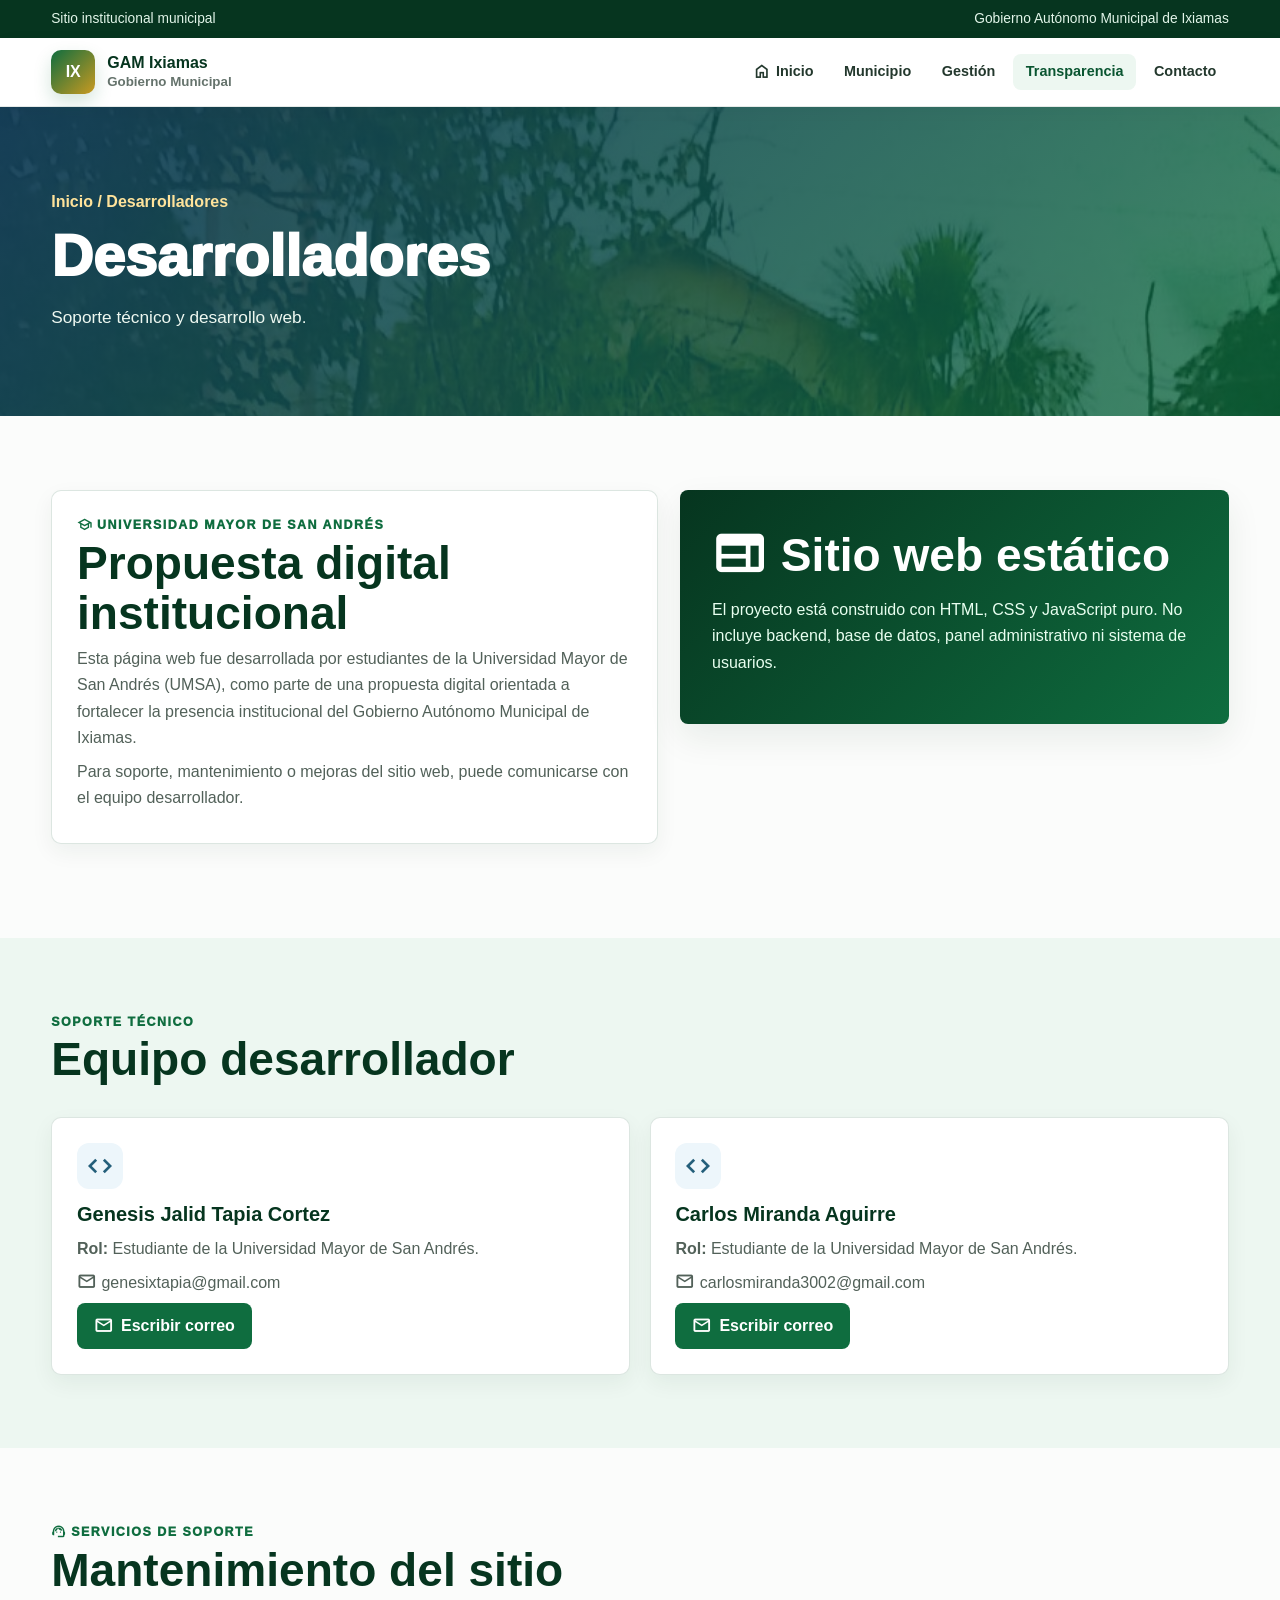
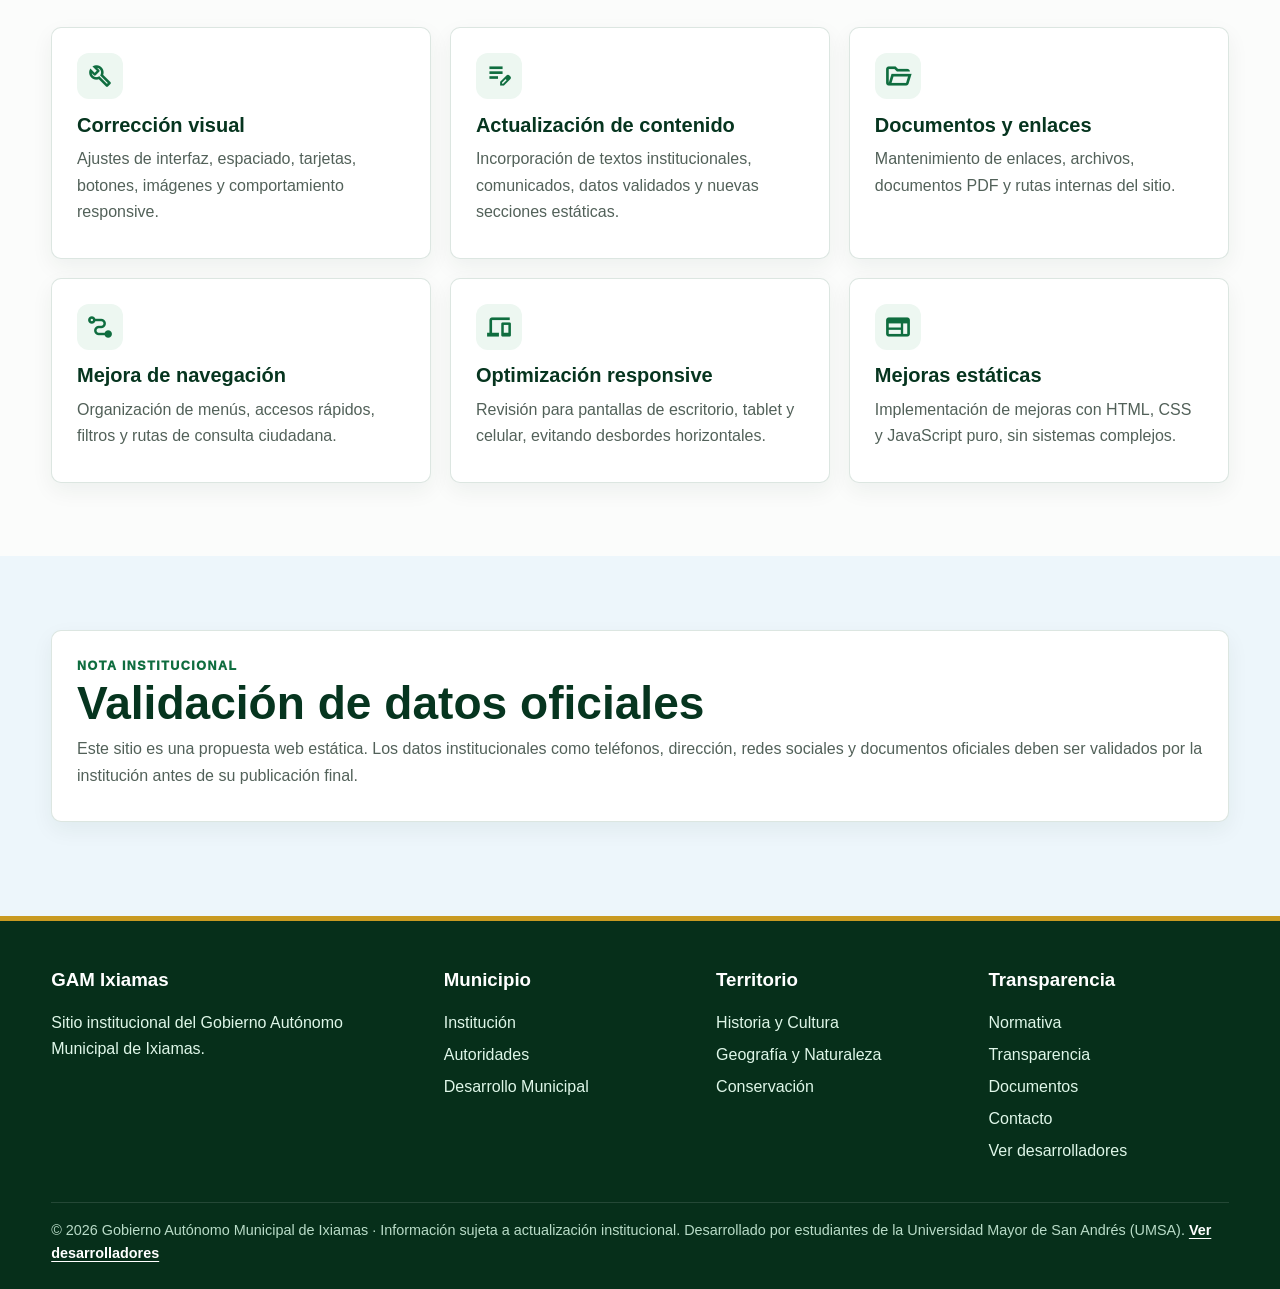
<file: desarrolladores.html>
<!DOCTYPE html>
<html lang="es">
<head>
  <meta charset="UTF-8">
  <meta name="viewport" content="width=device-width, initial-scale=1.0">
  <title>Desarrolladores y Soporte | GAM Ixiamas</title>
  <meta name="description" content="Soporte tecnico y desarrollo web del sitio institucional de Ixiamas, desarrollado por estudiantes de la Universidad Mayor de San Andres UMSA.">
  <meta name="keywords" content="Ixiamas, Gobierno Autonomo Municipal de Ixiamas, GAM Ixiamas, Municipio de Ixiamas, Abel Iturralde, La Paz Bolivia, Amazonia boliviana, Madidi, cultura de Ixiamas, historia de Ixiamas, conservacion Ixiamas, normativa municipal Ixiamas, transparencia municipal Ixiamas">
  <meta name="author" content="Gobierno Autonomo Municipal de Ixiamas">
  <meta name="robots" content="index, follow">
  <!-- Reemplazar TU-DOMINIO.com por el dominio oficial cuando se publique -->
  <link rel="canonical" href="https://TU-DOMINIO.com/desarrolladores.html">
  <meta property="og:title" content="Desarrolladores y Soporte del Sitio GAM Ixiamas">
  <meta property="og:description" content="Soporte tecnico y desarrollo web del sitio institucional de Ixiamas, desarrollado por estudiantes de la Universidad Mayor de San Andres UMSA.">
  <meta property="og:type" content="website">
  <meta property="og:url" content="https://TU-DOMINIO.com/desarrolladores.html">
  <meta property="og:image" content="https://TU-DOMINIO.com/assets/img/plaza-ixiamas.jpg">
  <meta property="og:site_name" content="GAM Ixiamas">
  <meta property="og:locale" content="es_BO">
  <meta name="twitter:card" content="summary_large_image">
  <meta name="twitter:title" content="Desarrolladores y Soporte del Sitio GAM Ixiamas">
  <meta name="twitter:description" content="Soporte tecnico y desarrollo web del sitio institucional de Ixiamas, desarrollado por estudiantes de la Universidad Mayor de San Andres UMSA.">
  <meta name="twitter:image" content="https://TU-DOMINIO.com/assets/img/plaza-ixiamas.jpg">
  <link rel="preconnect" href="https://fonts.googleapis.com">
  <link rel="preconnect" href="https://fonts.gstatic.com" crossorigin>
  <link href="https://fonts.googleapis.com/css2?family=Material+Symbols+Outlined" rel="stylesheet">
  <link rel="icon" href="assets/img/favicon.png" type="image/png">
  <link rel="manifest" href="site.webmanifest">
  <link rel="stylesheet" href="assets/css/main.css">
</head>
<body>
  <header class="site-header">
  <div class="topbar"><div class="container"><span>Sitio institucional municipal</span><span>Gobierno Autónomo Municipal de Ixiamas</span></div></div>
  <nav class="nav">
    <div class="container nav-inner">
      <a class="brand" href="index.html"><span class="brand-mark">IX</span><span>GAM Ixiamas<br><small>Gobierno Municipal</small></span></a>
      <button class="menu-toggle" type="button" data-menu-toggle aria-expanded="false" aria-controls="main-menu" aria-label="Abrir menu principal"><span class="material-symbols-outlined" aria-hidden="true">menu</span>Menú</button>
      <div class="menu" id="main-menu">
        <a href="index.html" data-nav="index.html"><span class="material-symbols-outlined" aria-hidden="true">home</span>Inicio</a>
        <details class="nav-group"><summary>Municipio</summary><div class="submenu"><a href="institucion.html" data-nav="institucion.html">Institución</a><a href="autoridades.html" data-nav="autoridades.html">Autoridades</a><a href="historia.html" data-nav="historia.html">Historia</a><a href="geografia.html" data-nav="geografia.html">Geografía</a><a href="cultura.html" data-nav="cultura.html">Cultura</a></div></details>
        <details class="nav-group"><summary>Gestión</summary><div class="submenu"><a href="desarrollo.html" data-nav="desarrollo.html">Desarrollo municipal</a><a href="conservacion.html" data-nav="conservacion.html">Conservación</a></div></details>
        <details class="nav-group"><summary>Transparencia</summary><div class="submenu"><a href="normativa.html" data-nav="normativa.html">Normativa</a><a href="transparencia.html" data-nav="transparencia.html">Transparencia</a><a href="documentos.html" data-nav="documentos.html">Documentos</a><a href="desarrolladores.html" data-nav="desarrolladores.html">Desarrolladores</a></div></details>
        <a href="contacto.html" data-nav="contacto.html">Contacto</a>
      </div>
    </div>
  </nav>
  </header>

  <main>
  <section class="page-hero page-hero--blue">
    <div class="container">
      <div class="breadcrumb">Inicio / Desarrolladores</div>
      <h1>Desarrolladores</h1>
      <p>Soporte técnico y desarrollo web.</p>
    </div>
  </section>

  <section class="section">
    <div class="container two-col">
      <article class="article">
        <div class="kicker"><span class="material-symbols-outlined" aria-hidden="true">school</span> Universidad Mayor de San Andrés</div>
        <h2>Propuesta digital institucional</h2>
        <p>Esta página web fue desarrollada por estudiantes de la Universidad Mayor de San Andrés (UMSA), como parte de una propuesta digital orientada a fortalecer la presencia institucional del Gobierno Autónomo Municipal de Ixiamas.</p>
        <p>Para soporte, mantenimiento o mejoras del sitio web, puede comunicarse con el equipo desarrollador.</p>
      </article>
      <aside class="callout">
        <h2><span class="material-symbols-outlined" aria-hidden="true">web</span> Sitio web estático</h2>
        <p>El proyecto está construido con HTML, CSS y JavaScript puro. No incluye backend, base de datos, panel administrativo ni sistema de usuarios.</p>
      </aside>
    </div>
  </section>

  <section class="section alt">
    <div class="container">
      <div class="section-head"><div><div class="kicker">Soporte técnico</div><h2>Equipo desarrollador</h2></div></div>
      <div class="grid grid-2">
        <article class="card">
          <div class="card-body">
            <div class="card-icon blue"><span class="material-symbols-outlined" aria-hidden="true">code</span></div>
            <h3>Genesis Jalid Tapia Cortez</h3>
            <p><strong>Rol:</strong> Estudiante de la Universidad Mayor de San Andrés.</p>
            <p><span class="material-symbols-outlined" aria-hidden="true">mail</span> genesixtapia@gmail.com</p>
            <a class="btn btn-secondary" href="mailto:genesixtapia@gmail.com"><span class="material-symbols-outlined" aria-hidden="true">mail</span> Escribir correo</a>
          </div>
        </article>
        <article class="card">
          <div class="card-body">
            <div class="card-icon blue"><span class="material-symbols-outlined" aria-hidden="true">code</span></div>
            <h3>Carlos Miranda Aguirre</h3>
            <p><strong>Rol:</strong> Estudiante de la Universidad Mayor de San Andrés.</p>
            <p><span class="material-symbols-outlined" aria-hidden="true">mail</span> carlosmiranda3002@gmail.com</p>
            <a class="btn btn-secondary" href="mailto:carlosmiranda3002@gmail.com"><span class="material-symbols-outlined" aria-hidden="true">mail</span> Escribir correo</a>
          </div>
        </article>
      </div>
    </div>
  </section>

  <section class="section">
    <div class="container">
      <div class="section-head"><div><div class="kicker"><span class="material-symbols-outlined" aria-hidden="true">support_agent</span> Servicios de soporte</div><h2>Mantenimiento del sitio</h2></div></div>
      <div class="grid grid-3">
        <article class="card"><div class="card-body"><div class="card-icon"><span class="material-symbols-outlined" aria-hidden="true">build</span></div><h3>Corrección visual</h3><p>Ajustes de interfaz, espaciado, tarjetas, botones, imágenes y comportamiento responsive.</p></div></article>
        <article class="card"><div class="card-body"><div class="card-icon"><span class="material-symbols-outlined" aria-hidden="true">edit_note</span></div><h3>Actualización de contenido</h3><p>Incorporación de textos institucionales, comunicados, datos validados y nuevas secciones estáticas.</p></div></article>
        <article class="card"><div class="card-body"><div class="card-icon"><span class="material-symbols-outlined" aria-hidden="true">folder_open</span></div><h3>Documentos y enlaces</h3><p>Mantenimiento de enlaces, archivos, documentos PDF y rutas internas del sitio.</p></div></article>
        <article class="card"><div class="card-body"><div class="card-icon"><span class="material-symbols-outlined" aria-hidden="true">conversion_path</span></div><h3>Mejora de navegación</h3><p>Organización de menús, accesos rápidos, filtros y rutas de consulta ciudadana.</p></div></article>
        <article class="card"><div class="card-body"><div class="card-icon"><span class="material-symbols-outlined" aria-hidden="true">devices</span></div><h3>Optimización responsive</h3><p>Revisión para pantallas de escritorio, tablet y celular, evitando desbordes horizontales.</p></div></article>
        <article class="card"><div class="card-body"><div class="card-icon"><span class="material-symbols-outlined" aria-hidden="true">web</span></div><h3>Mejoras estáticas</h3><p>Implementación de mejoras con HTML, CSS y JavaScript puro, sin sistemas complejos.</p></div></article>
      </div>
    </div>
  </section>

  <section class="section blue">
    <div class="container">
      <article class="article">
        <div class="kicker">Nota institucional</div>
        <h2>Validación de datos oficiales</h2>
        <p>Este sitio es una propuesta web estática. Los datos institucionales como teléfonos, dirección, redes sociales y documentos oficiales deben ser validados por la institución antes de su publicación final.</p>
      </article>
    </div>
  </section>
  </main>

  <footer class="footer"><div class="container"><div class="footer-grid"><div><h3>GAM Ixiamas</h3><p>Sitio institucional del Gobierno Autónomo Municipal de Ixiamas.</p></div><div><h3>Municipio</h3><a href="institucion.html">Institución</a><a href="autoridades.html">Autoridades</a><a href="desarrollo.html">Desarrollo Municipal</a></div><div><h3>Territorio</h3><a href="historia.html">Historia y Cultura</a><a href="geografia.html">Geografía y Naturaleza</a><a href="conservacion.html">Conservación</a></div><div><h3>Transparencia</h3><a href="normativa.html">Normativa</a><a href="transparencia.html">Transparencia</a><a href="documentos.html">Documentos</a><a href="contacto.html">Contacto</a><a href="desarrolladores.html">Ver desarrolladores</a></div></div><div class="footer-bottom">© <span data-year></span> Gobierno Autónomo Municipal de Ixiamas · Información sujeta a actualización institucional. Desarrollado por estudiantes de la Universidad Mayor de San Andrés (UMSA). <a href="desarrolladores.html">Ver desarrolladores</a></div></div></footer>
  <script src="assets/js/navigation.js" defer></script>
  <script src="assets/js/filters.js" defer></script>
  <script src="assets/js/main.js" defer></script>
</body>
</html>
</file>
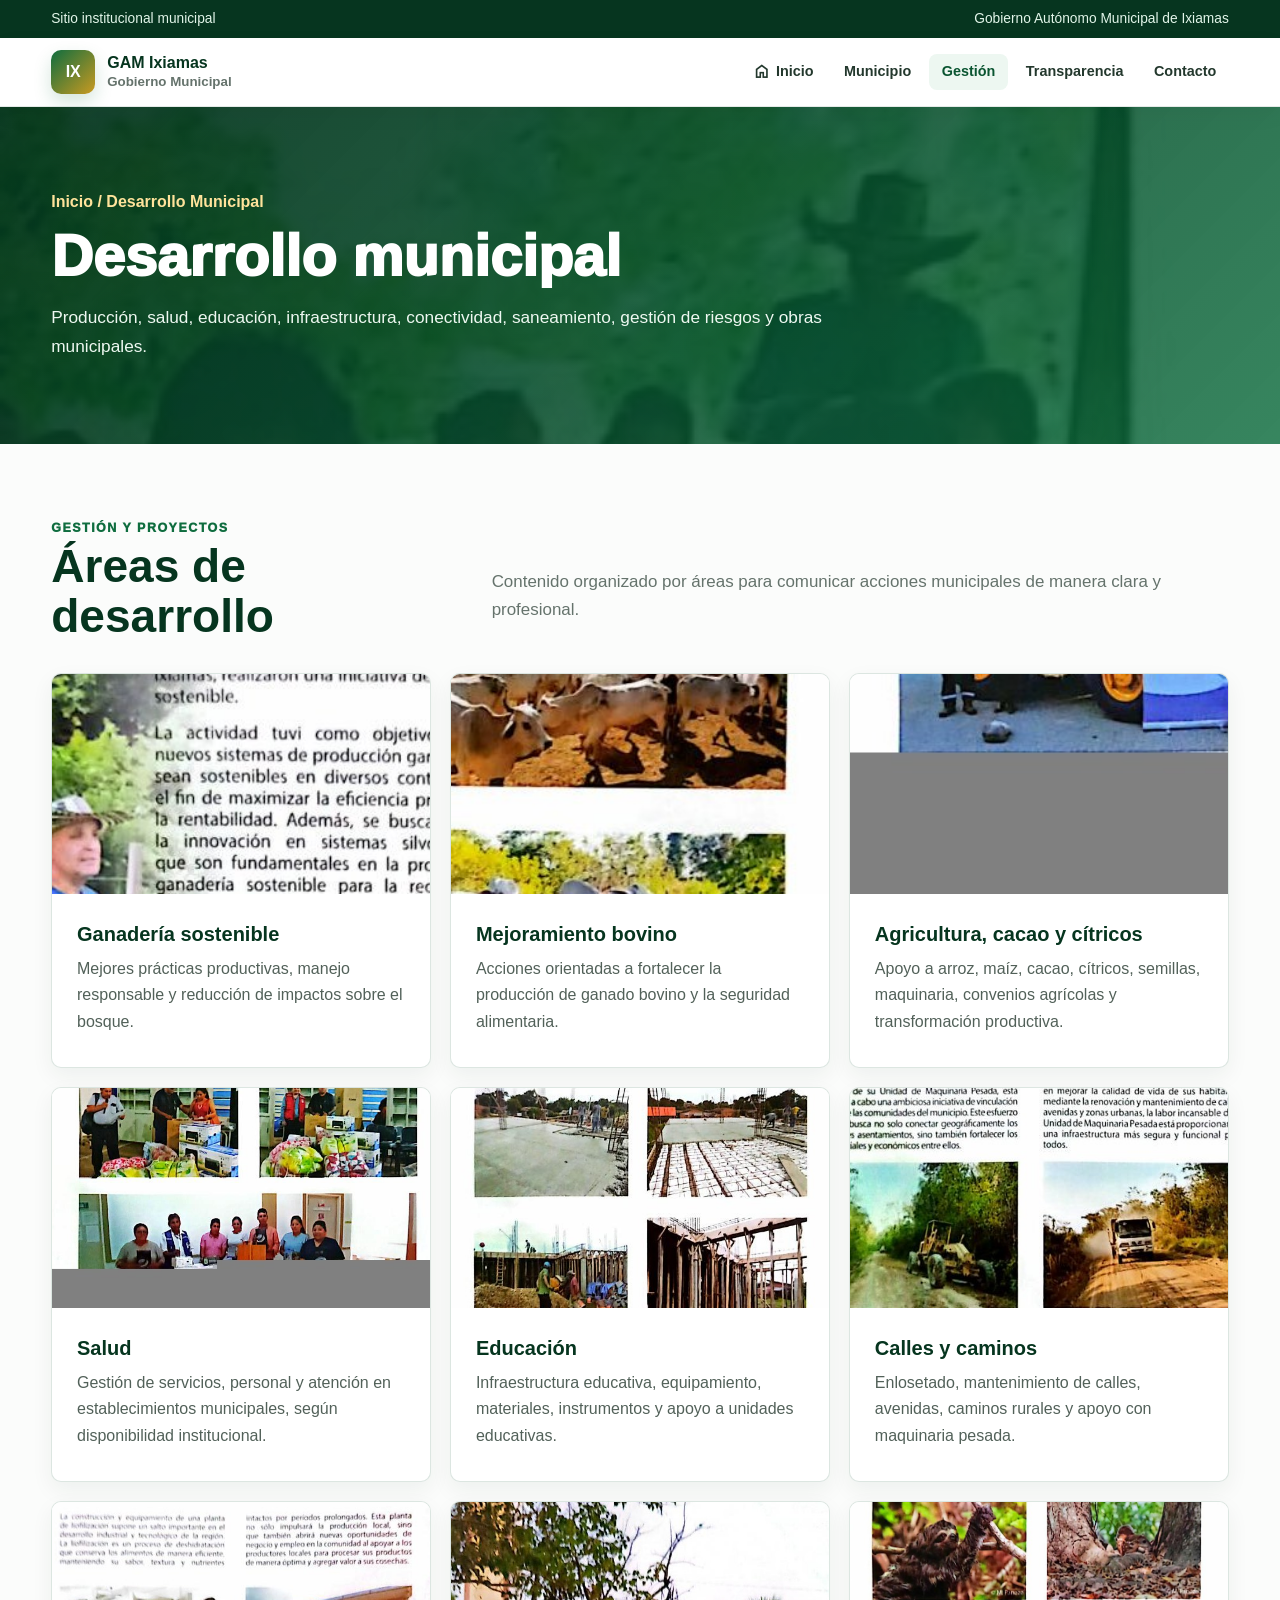
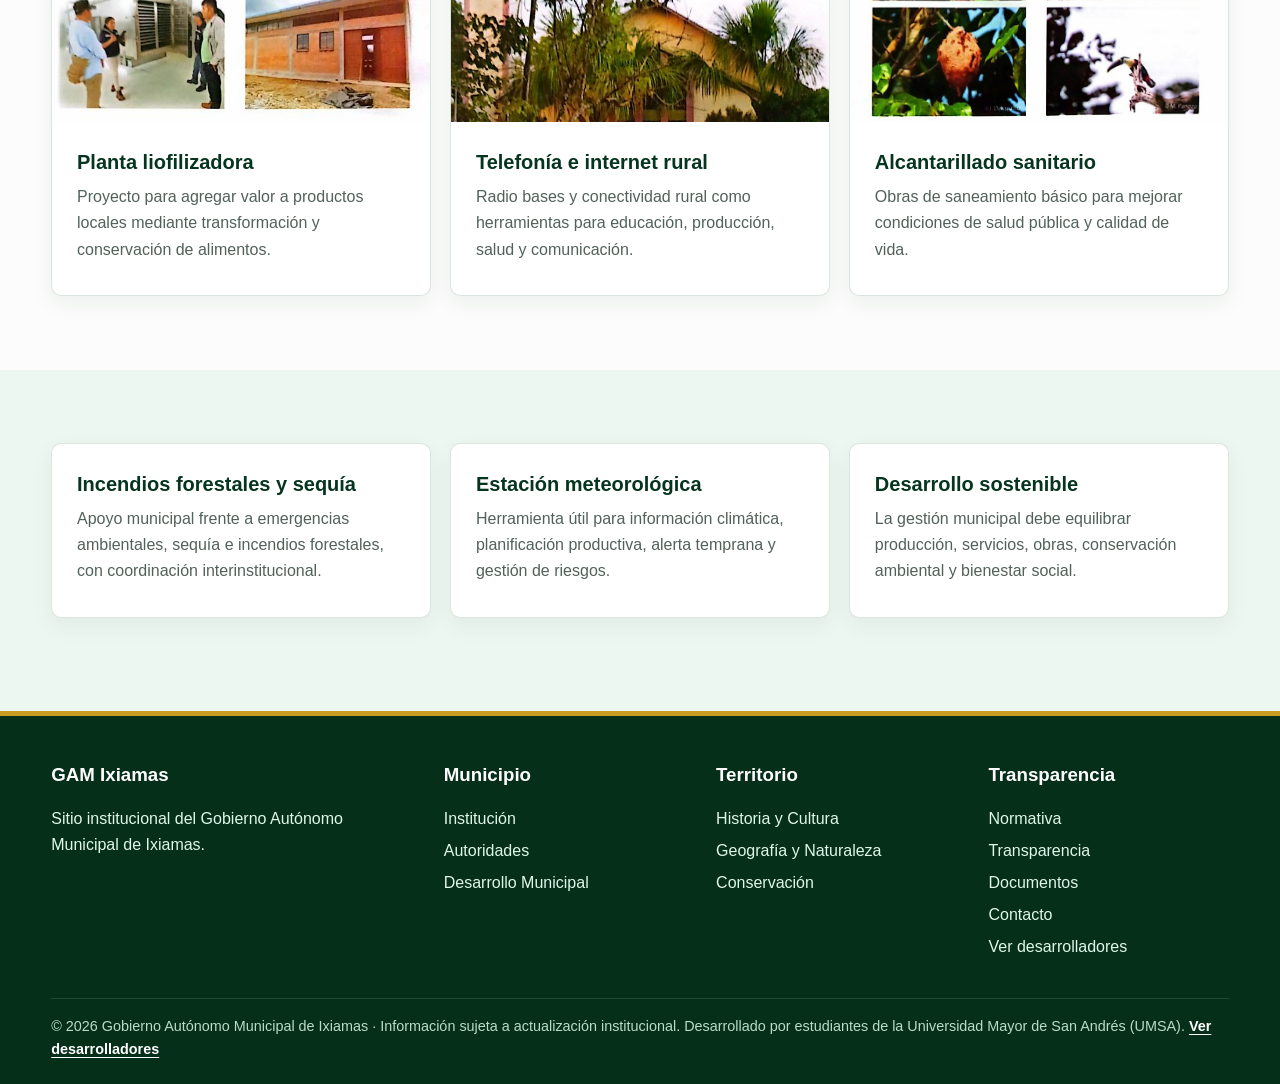
<file: desarrollo.html>
<!DOCTYPE html>
<html lang="es">
<head>
  <meta charset="UTF-8">
  <meta name="viewport" content="width=device-width, initial-scale=1.0">
  <title>Desarrollo Municipal | GAM Ixiamas</title>
  <meta name="description" content="Desarrollo municipal de Ixiamas: produccion, ganaderia sostenible, agricultura, salud, educacion, infraestructura, conectividad y saneamiento.">
  <meta name="keywords" content="Ixiamas, Gobierno Autonomo Municipal de Ixiamas, GAM Ixiamas, Municipio de Ixiamas, Abel Iturralde, La Paz Bolivia, Amazonia boliviana, Madidi, cultura de Ixiamas, historia de Ixiamas, conservacion Ixiamas, normativa municipal Ixiamas, transparencia municipal Ixiamas">
  <meta name="author" content="Gobierno Autonomo Municipal de Ixiamas">
  <meta name="robots" content="index, follow">
  <!-- Reemplazar TU-DOMINIO.com por el dominio oficial cuando se publique -->
  <link rel="canonical" href="https://TU-DOMINIO.com/desarrollo.html">
  <meta property="og:title" content="Desarrollo Municipal de Ixiamas">
  <meta property="og:description" content="Desarrollo municipal de Ixiamas: produccion, ganaderia sostenible, agricultura, salud, educacion, infraestructura, conectividad y saneamiento.">
  <meta property="og:type" content="website">
  <meta property="og:url" content="https://TU-DOMINIO.com/desarrollo.html">
  <meta property="og:image" content="https://TU-DOMINIO.com/assets/img/plaza-ixiamas.jpg">
  <meta property="og:site_name" content="GAM Ixiamas">
  <meta property="og:locale" content="es_BO">
  <meta name="twitter:card" content="summary_large_image">
  <meta name="twitter:title" content="Desarrollo Municipal de Ixiamas">
  <meta name="twitter:description" content="Desarrollo municipal de Ixiamas: produccion, ganaderia sostenible, agricultura, salud, educacion, infraestructura, conectividad y saneamiento.">
  <meta name="twitter:image" content="https://TU-DOMINIO.com/assets/img/plaza-ixiamas.jpg">
  <link rel="preconnect" href="https://fonts.googleapis.com">
  <link rel="preconnect" href="https://fonts.gstatic.com" crossorigin>
  <link href="https://fonts.googleapis.com/css2?family=Material+Symbols+Outlined" rel="stylesheet">
  <link rel="icon" href="assets/img/favicon.png" type="image/png">
  <link rel="manifest" href="site.webmanifest">
  <link rel="stylesheet" href="assets/css/main.css">
</head>
<body>
  <header class="site-header">
  <div class="topbar"><div class="container"><span>Sitio institucional municipal</span><span>Gobierno Autónomo Municipal de Ixiamas</span></div></div>
  <nav class="nav">
    <div class="container nav-inner">
      <a class="brand" href="index.html"><span class="brand-mark">IX</span><span>GAM Ixiamas<br><small>Gobierno Municipal</small></span></a>
      <button class="menu-toggle" type="button" data-menu-toggle aria-expanded="false" aria-controls="main-menu" aria-label="Abrir menu principal"><span class="material-symbols-outlined" aria-hidden="true">menu</span>Menú</button>
      <div class="menu" id="main-menu">
        <a href="index.html" data-nav="index.html"><span class="material-symbols-outlined" aria-hidden="true">home</span>Inicio</a>
        <details class="nav-group"><summary>Municipio</summary><div class="submenu"><a href="institucion.html" data-nav="institucion.html">Institución</a><a href="autoridades.html" data-nav="autoridades.html">Autoridades</a><a href="historia.html" data-nav="historia.html">Historia</a><a href="geografia.html" data-nav="geografia.html">Geografía</a><a href="cultura.html" data-nav="cultura.html">Cultura</a></div></details>
        <details class="nav-group"><summary>Gestión</summary><div class="submenu"><a href="desarrollo.html" data-nav="desarrollo.html">Desarrollo municipal</a><a href="conservacion.html" data-nav="conservacion.html">Conservación</a></div></details>
        <details class="nav-group"><summary>Transparencia</summary><div class="submenu"><a href="normativa.html" data-nav="normativa.html">Normativa</a><a href="transparencia.html" data-nav="transparencia.html">Transparencia</a><a href="documentos.html" data-nav="documentos.html">Documentos</a><a href="desarrolladores.html" data-nav="desarrolladores.html">Desarrolladores</a></div></details>
        <a href="contacto.html" data-nav="contacto.html">Contacto</a>
      </div>
    </div>
  </nav>
  </header>

  <main>
  <section class="page-hero page-hero--development">
    <div class="container"><div class="breadcrumb">Inicio / Desarrollo Municipal</div><h1>Desarrollo municipal</h1><p>Producción, salud, educación, infraestructura, conectividad, saneamiento, gestión de riesgos y obras municipales.</p></div>
  </section>

  <section class="section">
    <div class="container">
      <div class="section-head"><div><div class="kicker">Gestión y proyectos</div><h2>Áreas de desarrollo</h2></div><p class="lead">Contenido organizado por áreas para comunicar acciones municipales de manera clara y profesional.</p></div>
      <div class="grid grid-3">
        <article class="card"><img class="thumb" src="assets/img/ganaderia-sostenible.jpg" alt="Ganadería sostenible" loading="lazy" decoding="async" width="298" height="503"><div class="card-body"><h3>Ganadería sostenible</h3><p>Mejores prácticas productivas, manejo responsable y reducción de impactos sobre el bosque.</p></div></article>
        <article class="card"><img class="thumb" src="assets/img/ganado-bovino.jpg" alt="Ganado bovino" loading="lazy" decoding="async" width="298" height="386"><div class="card-body"><h3>Mejoramiento bovino</h3><p>Acciones orientadas a fortalecer la producción de ganado bovino y la seguridad alimentaria.</p></div></article>
        <article class="card"><img class="thumb" src="assets/img/desarrollo-agricola.jpg" alt="Desarrollo agrícola" loading="lazy" decoding="async" width="289" height="913"><div class="card-body"><h3>Agricultura, cacao y cítricos</h3><p>Apoyo a arroz, maíz, cacao, cítricos, semillas, maquinaria, convenios agrícolas y transformación productiva.</p></div></article>
        <article class="card"><img class="thumb" src="assets/img/salud-ixiamas.jpg" alt="Salud municipal" loading="lazy" decoding="async" width="744" height="409"><div class="card-body"><h3>Salud</h3><p>Gestión de servicios, personal y atención en establecimientos municipales, según disponibilidad institucional.</p></div></article>
        <article class="card"><img class="thumb" src="assets/img/infraestructura-educativa.jpg" alt="Infraestructura educativa" loading="lazy" decoding="async" width="615" height="480"><div class="card-body"><h3>Educación</h3><p>Infraestructura educativa, equipamiento, materiales, instrumentos y apoyo a unidades educativas.</p></div></article>
        <article class="card"><img class="thumb" src="assets/img/maquinaria-pesada.jpg" alt="Maquinaria pesada" loading="lazy" decoding="async" width="608" height="280"><div class="card-body"><h3>Calles y caminos</h3><p>Enlosetado, mantenimiento de calles, avenidas, caminos rurales y apoyo con maquinaria pesada.</p></div></article>
        <article class="card"><img class="thumb" src="assets/img/planta-liofilizadora.jpg" alt="Planta liofilizadora" loading="lazy" decoding="async" width="608" height="340"><div class="card-body"><h3>Planta liofilizadora</h3><p>Proyecto para agregar valor a productos locales mediante transformación y conservación de alimentos.</p></div></article>
        <article class="card"><img class="thumb" src="assets/img/plaza-ixiamas.jpg" alt="Espacio urbano de Ixiamas" loading="lazy" decoding="async" width="893" height="379"><div class="card-body"><h3>Telefonía e internet rural</h3><p>Radio bases y conectividad rural como herramientas para educación, producción, salud y comunicación.</p></div></article>
        <article class="card"><img class="thumb" src="assets/img/biodiversidad-detalles.jpg" alt="Agua y biodiversidad" loading="lazy" decoding="async" width="863" height="533"><div class="card-body"><h3>Alcantarillado sanitario</h3><p>Obras de saneamiento básico para mejorar condiciones de salud pública y calidad de vida.</p></div></article>
      </div>
    </div>
  </section>

  <section class="section alt">
    <div class="container grid grid-3">
      <article class="article"><h3>Incendios forestales y sequía</h3><p>Apoyo municipal frente a emergencias ambientales, sequía e incendios forestales, con coordinación interinstitucional.</p></article>
      <article class="article"><h3>Estación meteorológica</h3><p>Herramienta útil para información climática, planificación productiva, alerta temprana y gestión de riesgos.</p></article>
      <article class="article"><h3>Desarrollo sostenible</h3><p>La gestión municipal debe equilibrar producción, servicios, obras, conservación ambiental y bienestar social.</p></article>
    </div>
  </section>
  </main>

  <footer class="footer"><div class="container"><div class="footer-grid"><div><h3>GAM Ixiamas</h3><p>Sitio institucional del Gobierno Autónomo Municipal de Ixiamas.</p></div><div><h3>Municipio</h3><a href="institucion.html">Institución</a><a href="autoridades.html">Autoridades</a><a href="desarrollo.html">Desarrollo Municipal</a></div><div><h3>Territorio</h3><a href="historia.html">Historia y Cultura</a><a href="geografia.html">Geografía y Naturaleza</a><a href="conservacion.html">Conservación</a></div><div><h3>Transparencia</h3><a href="normativa.html">Normativa</a><a href="transparencia.html">Transparencia</a><a href="documentos.html">Documentos</a><a href="contacto.html">Contacto</a><a href="desarrolladores.html">Ver desarrolladores</a></div></div><div class="footer-bottom">© <span data-year></span> Gobierno Autónomo Municipal de Ixiamas · Información sujeta a actualización institucional. Desarrollado por estudiantes de la Universidad Mayor de San Andrés (UMSA). <a href="desarrolladores.html">Ver desarrolladores</a></div></div></footer>
  <script src="assets/js/navigation.js" defer></script>
  <script src="assets/js/filters.js" defer></script>
  <script src="assets/js/main.js" defer></script>
</body>
</html>
</file>
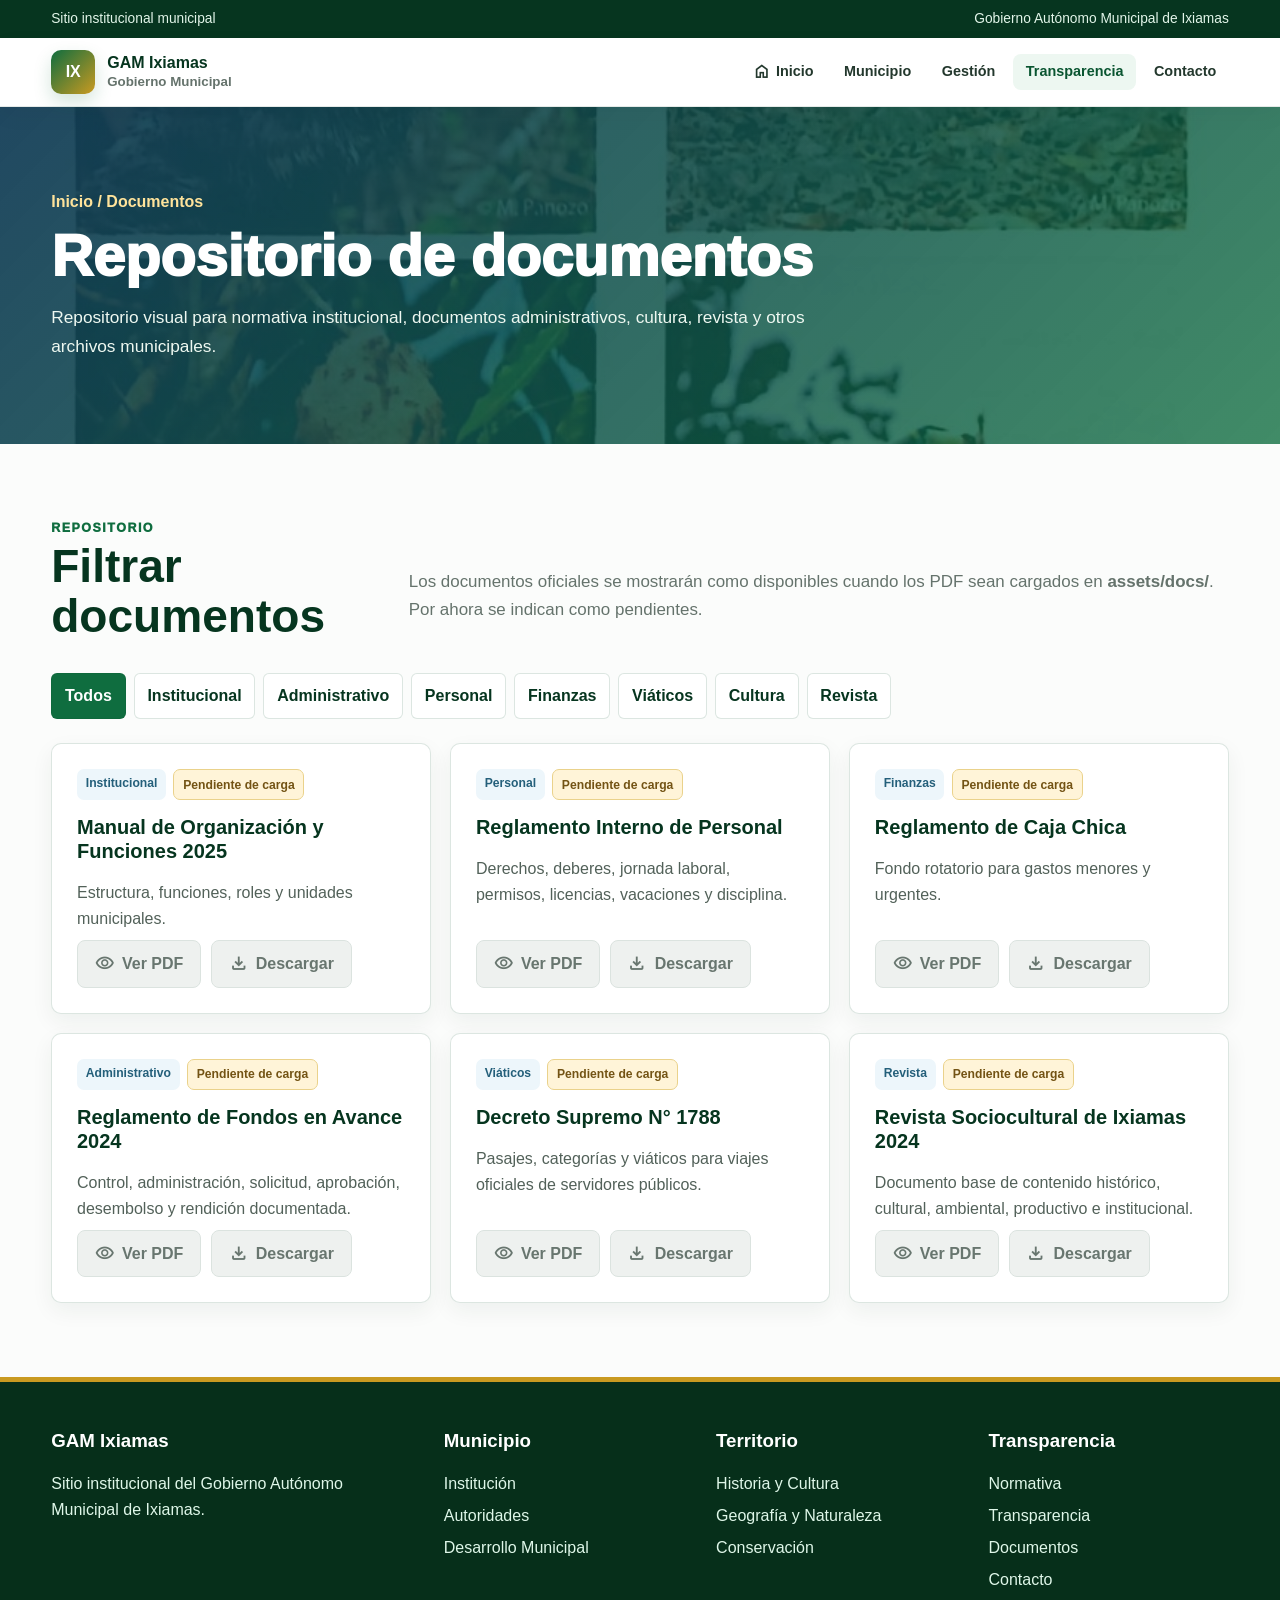
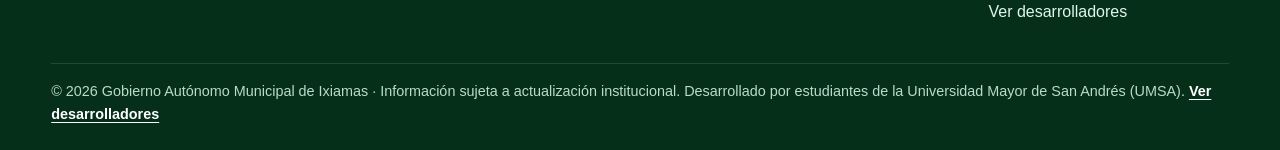
<file: documentos.html>
<!DOCTYPE html>
<html lang="es">
<head>
  <meta charset="UTF-8">
  <meta name="viewport" content="width=device-width, initial-scale=1.0">
  <title>Documentos Municipales | GAM Ixiamas</title>
  <meta name="description" content="Repositorio de documentos municipales del GAM Ixiamas con filtros para normativa institucional, administracion, personal, finanzas, viaticos y cultura.">
  <meta name="keywords" content="Ixiamas, Gobierno Autonomo Municipal de Ixiamas, GAM Ixiamas, Municipio de Ixiamas, Abel Iturralde, La Paz Bolivia, Amazonia boliviana, Madidi, cultura de Ixiamas, historia de Ixiamas, conservacion Ixiamas, normativa municipal Ixiamas, transparencia municipal Ixiamas">
  <meta name="author" content="Gobierno Autonomo Municipal de Ixiamas">
  <meta name="robots" content="index, follow">
  <!-- Reemplazar TU-DOMINIO.com por el dominio oficial cuando se publique -->
  <link rel="canonical" href="https://TU-DOMINIO.com/documentos.html">
  <meta property="og:title" content="Documentos Municipales del GAM Ixiamas">
  <meta property="og:description" content="Repositorio de documentos municipales del GAM Ixiamas con filtros para normativa institucional, administracion, personal, finanzas, viaticos y cultura.">
  <meta property="og:type" content="website">
  <meta property="og:url" content="https://TU-DOMINIO.com/documentos.html">
  <meta property="og:image" content="https://TU-DOMINIO.com/assets/img/plaza-ixiamas.jpg">
  <meta property="og:site_name" content="GAM Ixiamas">
  <meta property="og:locale" content="es_BO">
  <meta name="twitter:card" content="summary_large_image">
  <meta name="twitter:title" content="Documentos Municipales del GAM Ixiamas">
  <meta name="twitter:description" content="Repositorio de documentos municipales del GAM Ixiamas con filtros para normativa institucional, administracion, personal, finanzas, viaticos y cultura.">
  <meta name="twitter:image" content="https://TU-DOMINIO.com/assets/img/plaza-ixiamas.jpg">
  <link rel="preconnect" href="https://fonts.googleapis.com">
  <link rel="preconnect" href="https://fonts.gstatic.com" crossorigin>
  <link href="https://fonts.googleapis.com/css2?family=Material+Symbols+Outlined" rel="stylesheet">
  <link rel="icon" href="assets/img/favicon.png" type="image/png">
  <link rel="manifest" href="site.webmanifest">
  <link rel="stylesheet" href="assets/css/main.css">
</head>
<body>
  <header class="site-header">
  <div class="topbar"><div class="container"><span>Sitio institucional municipal</span><span>Gobierno Autónomo Municipal de Ixiamas</span></div></div>
  <nav class="nav">
    <div class="container nav-inner">
      <a class="brand" href="index.html"><span class="brand-mark">IX</span><span>GAM Ixiamas<br><small>Gobierno Municipal</small></span></a>
      <button class="menu-toggle" type="button" data-menu-toggle aria-expanded="false" aria-controls="main-menu" aria-label="Abrir menu principal"><span class="material-symbols-outlined" aria-hidden="true">menu</span>Menú</button>
      <div class="menu" id="main-menu">
        <a href="index.html" data-nav="index.html"><span class="material-symbols-outlined" aria-hidden="true">home</span>Inicio</a>
        <details class="nav-group"><summary>Municipio</summary><div class="submenu"><a href="institucion.html" data-nav="institucion.html">Institución</a><a href="autoridades.html" data-nav="autoridades.html">Autoridades</a><a href="historia.html" data-nav="historia.html">Historia</a><a href="geografia.html" data-nav="geografia.html">Geografía</a><a href="cultura.html" data-nav="cultura.html">Cultura</a></div></details>
        <details class="nav-group"><summary>Gestión</summary><div class="submenu"><a href="desarrollo.html" data-nav="desarrollo.html">Desarrollo municipal</a><a href="conservacion.html" data-nav="conservacion.html">Conservación</a></div></details>
        <details class="nav-group"><summary>Transparencia</summary><div class="submenu"><a href="normativa.html" data-nav="normativa.html">Normativa</a><a href="transparencia.html" data-nav="transparencia.html">Transparencia</a><a href="documentos.html" data-nav="documentos.html">Documentos</a><a href="desarrolladores.html" data-nav="desarrolladores.html">Desarrolladores</a></div></details>
        <a href="contacto.html" data-nav="contacto.html">Contacto</a>
      </div>
    </div>
  </nav>
  </header>

  <main>
  <section class="page-hero page-hero--documents">
    <div class="container"><div class="breadcrumb">Inicio / Documentos</div><h1>Repositorio de documentos</h1><p>Repositorio visual para normativa institucional, documentos administrativos, cultura, revista y otros archivos municipales.</p></div>
  </section>

  <section class="section">
    <div class="container">
      <div class="section-head"><div><div class="kicker">Repositorio</div><h2>Filtrar documentos</h2></div><p class="lead">Los documentos oficiales se mostrarán como disponibles cuando los PDF sean cargados en <strong>assets/docs/</strong>. Por ahora se indican como pendientes.</p></div>
      <div class="filters" aria-label="Filtros de documentos">
        <button class="filter-btn active" type="button" data-filter="todos">Todos</button>
        <button class="filter-btn" type="button" data-filter="institucional">Institucional</button>
        <button class="filter-btn" type="button" data-filter="administrativo">Administrativo</button>
        <button class="filter-btn" type="button" data-filter="personal">Personal</button>
        <button class="filter-btn" type="button" data-filter="finanzas">Finanzas</button>
        <button class="filter-btn" type="button" data-filter="viaticos">Viáticos</button>
        <button class="filter-btn" type="button" data-filter="cultura">Cultura</button>
        <button class="filter-btn" type="button" data-filter="revista">Revista</button>
      </div>
      <div class="grid grid-3">
        <article class="card doc-card" data-category="institucional"><div class="card-body"><div class="doc-meta"><span class="badge blue">Institucional</span><span class="status">Pendiente de carga</span></div><h3>Manual de Organización y Funciones 2025</h3><p>Estructura, funciones, roles y unidades municipales.</p><div class="doc-actions"><span class="btn btn-disabled"><span class="material-symbols-outlined" aria-hidden="true">visibility</span>Ver PDF</span><span class="btn btn-disabled"><span class="material-symbols-outlined" aria-hidden="true">download</span>Descargar</span></div></div></article>
        <article class="card doc-card" data-category="personal"><div class="card-body"><div class="doc-meta"><span class="badge blue">Personal</span><span class="status">Pendiente de carga</span></div><h3>Reglamento Interno de Personal</h3><p>Derechos, deberes, jornada laboral, permisos, licencias, vacaciones y disciplina.</p><div class="doc-actions"><span class="btn btn-disabled"><span class="material-symbols-outlined" aria-hidden="true">visibility</span>Ver PDF</span><span class="btn btn-disabled"><span class="material-symbols-outlined" aria-hidden="true">download</span>Descargar</span></div></div></article>
        <article class="card doc-card" data-category="administrativo finanzas"><div class="card-body"><div class="doc-meta"><span class="badge blue">Finanzas</span><span class="status">Pendiente de carga</span></div><h3>Reglamento de Caja Chica</h3><p>Fondo rotatorio para gastos menores y urgentes.</p><div class="doc-actions"><span class="btn btn-disabled"><span class="material-symbols-outlined" aria-hidden="true">visibility</span>Ver PDF</span><span class="btn btn-disabled"><span class="material-symbols-outlined" aria-hidden="true">download</span>Descargar</span></div></div></article>
        <article class="card doc-card" data-category="administrativo finanzas"><div class="card-body"><div class="doc-meta"><span class="badge blue">Administrativo</span><span class="status">Pendiente de carga</span></div><h3>Reglamento de Fondos en Avance 2024</h3><p>Control, administración, solicitud, aprobación, desembolso y rendición documentada.</p><div class="doc-actions"><span class="btn btn-disabled"><span class="material-symbols-outlined" aria-hidden="true">visibility</span>Ver PDF</span><span class="btn btn-disabled"><span class="material-symbols-outlined" aria-hidden="true">download</span>Descargar</span></div></div></article>
        <article class="card doc-card" data-category="viaticos administrativo"><div class="card-body"><div class="doc-meta"><span class="badge blue">Viáticos</span><span class="status">Pendiente de carga</span></div><h3>Decreto Supremo N° 1788</h3><p>Pasajes, categorías y viáticos para viajes oficiales de servidores públicos.</p><div class="doc-actions"><span class="btn btn-disabled"><span class="material-symbols-outlined" aria-hidden="true">visibility</span>Ver PDF</span><span class="btn btn-disabled"><span class="material-symbols-outlined" aria-hidden="true">download</span>Descargar</span></div></div></article>
        <article class="card doc-card" data-category="revista cultura"><div class="card-body"><div class="doc-meta"><span class="badge blue">Revista</span><span class="status">Pendiente de carga</span></div><h3>Revista Sociocultural de Ixiamas 2024</h3><p>Documento base de contenido histórico, cultural, ambiental, productivo e institucional.</p><div class="doc-actions"><span class="btn btn-disabled"><span class="material-symbols-outlined" aria-hidden="true">visibility</span>Ver PDF</span><span class="btn btn-disabled"><span class="material-symbols-outlined" aria-hidden="true">download</span>Descargar</span></div></div></article>
      </div>
    </div>
  </section>
  </main>

  <footer class="footer"><div class="container"><div class="footer-grid"><div><h3>GAM Ixiamas</h3><p>Sitio institucional del Gobierno Autónomo Municipal de Ixiamas.</p></div><div><h3>Municipio</h3><a href="institucion.html">Institución</a><a href="autoridades.html">Autoridades</a><a href="desarrollo.html">Desarrollo Municipal</a></div><div><h3>Territorio</h3><a href="historia.html">Historia y Cultura</a><a href="geografia.html">Geografía y Naturaleza</a><a href="conservacion.html">Conservación</a></div><div><h3>Transparencia</h3><a href="normativa.html">Normativa</a><a href="transparencia.html">Transparencia</a><a href="documentos.html">Documentos</a><a href="contacto.html">Contacto</a><a href="desarrolladores.html">Ver desarrolladores</a></div></div><div class="footer-bottom">© <span data-year></span> Gobierno Autónomo Municipal de Ixiamas · Información sujeta a actualización institucional. Desarrollado por estudiantes de la Universidad Mayor de San Andrés (UMSA). <a href="desarrolladores.html">Ver desarrolladores</a></div></div></footer>
  <script src="assets/js/navigation.js" defer></script>
  <script src="assets/js/filters.js" defer></script>
  <script src="assets/js/main.js" defer></script>
</body>
</html>
</file>
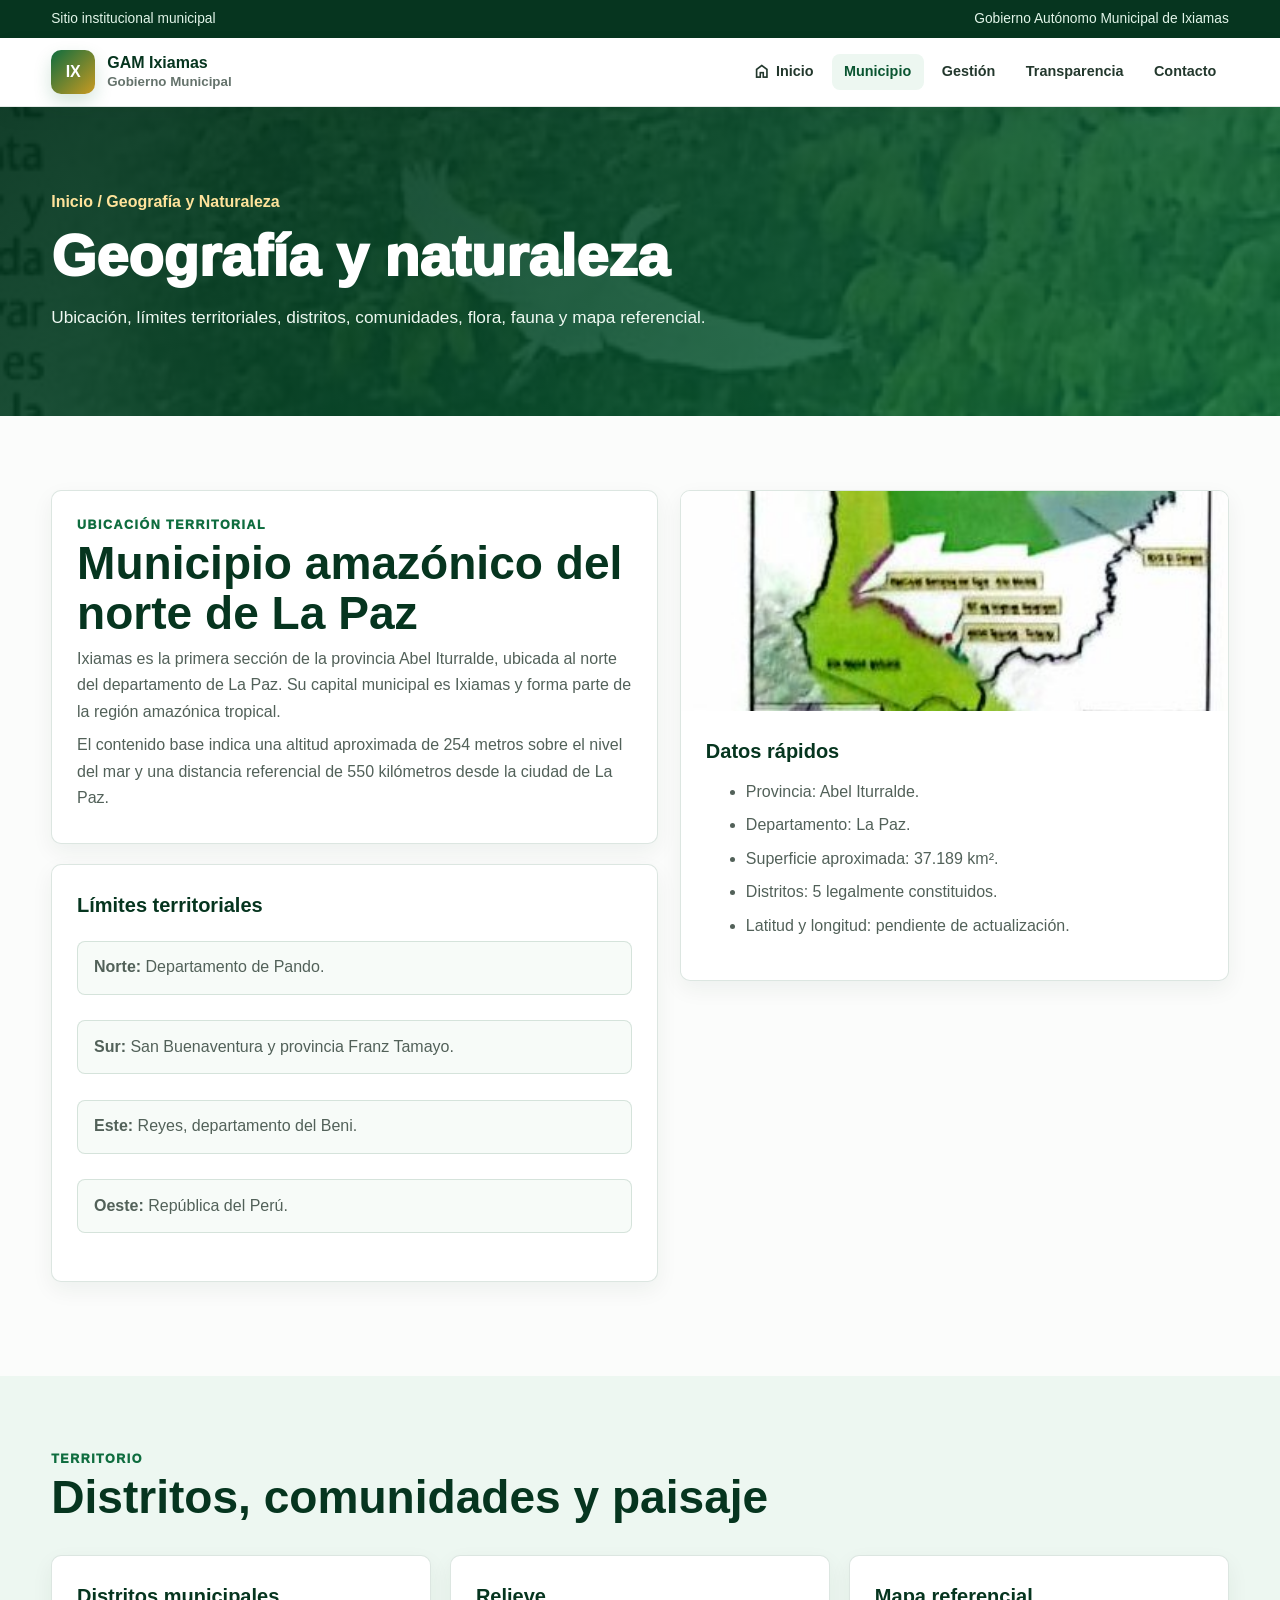
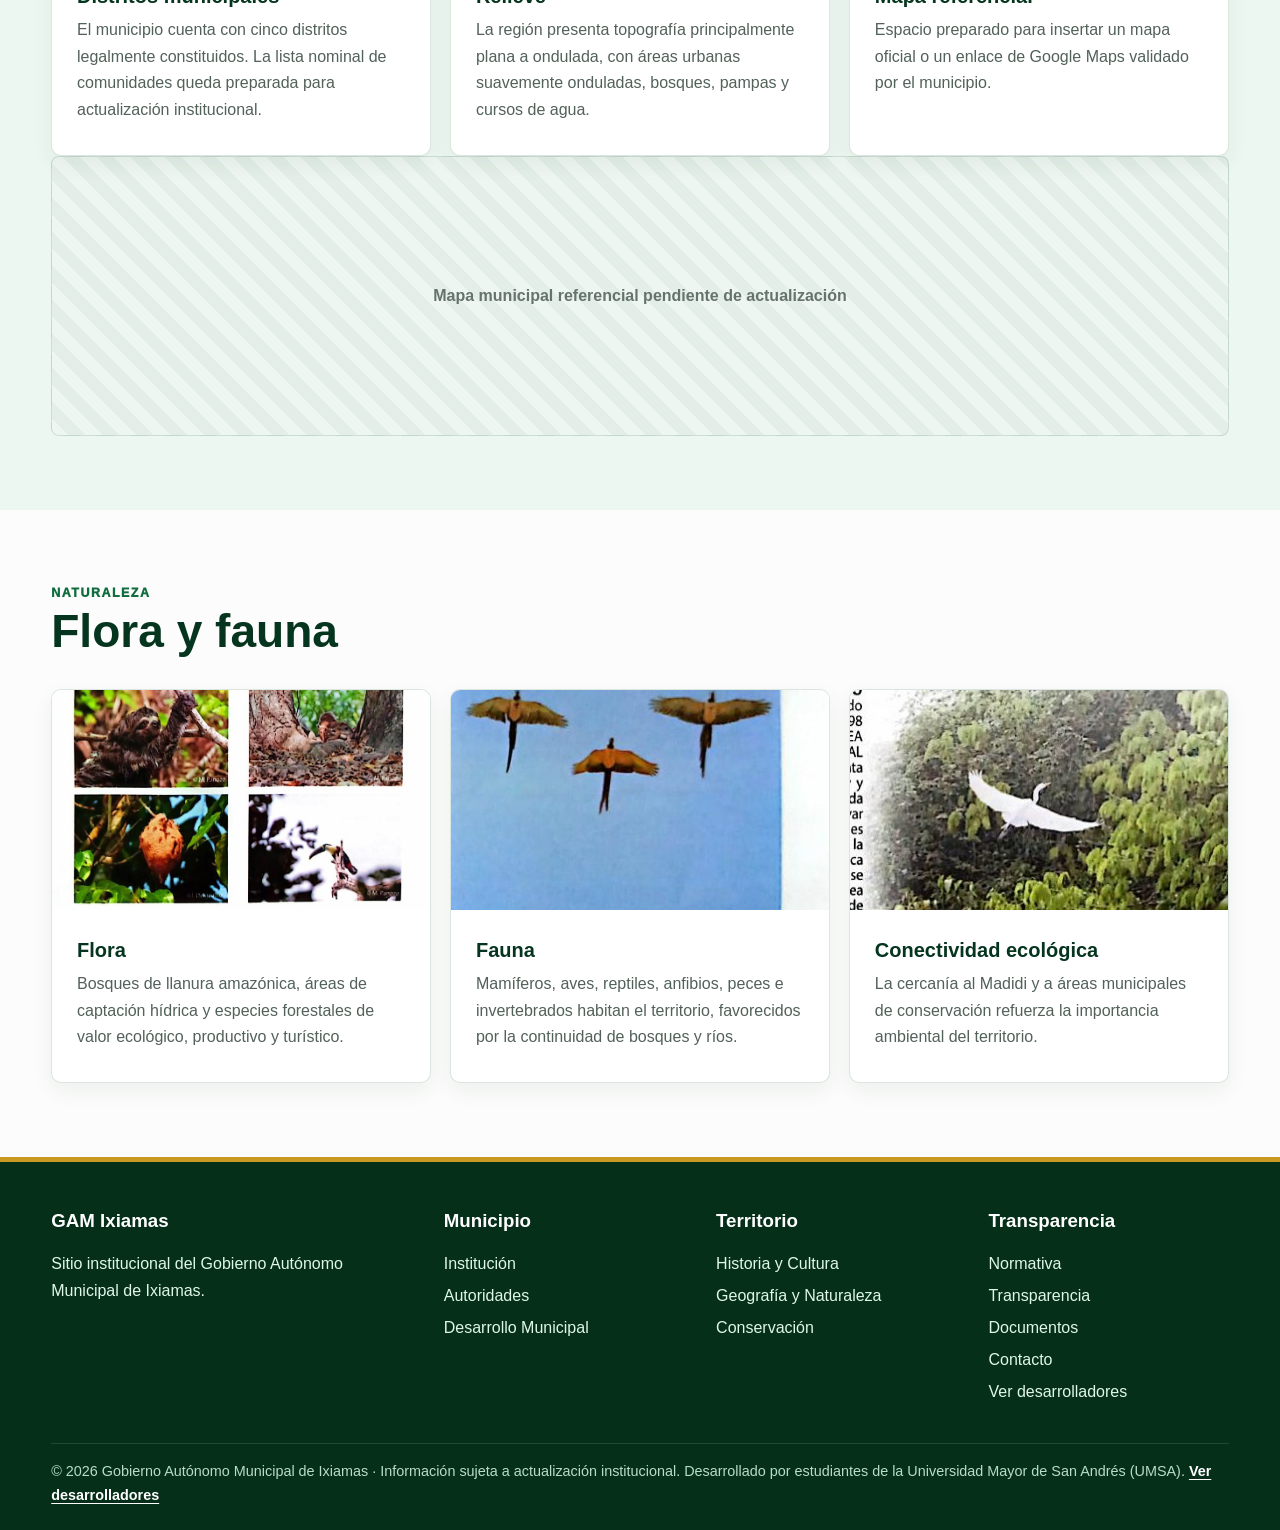
<file: geografia.html>
<!DOCTYPE html>
<html lang="es">
<head>
  <meta charset="UTF-8">
  <meta name="viewport" content="width=device-width, initial-scale=1.0">
  <title>Geografia y Naturaleza de Ixiamas | GAM Ixiamas</title>
  <meta name="description" content="Ubicacion geografica de Ixiamas, limites territoriales, distritos, comunidades, flora, fauna y territorio amazonico del norte de La Paz.">
  <meta name="keywords" content="Ixiamas, Gobierno Autonomo Municipal de Ixiamas, GAM Ixiamas, Municipio de Ixiamas, Abel Iturralde, La Paz Bolivia, Amazonia boliviana, Madidi, cultura de Ixiamas, historia de Ixiamas, conservacion Ixiamas, normativa municipal Ixiamas, transparencia municipal Ixiamas">
  <meta name="author" content="Gobierno Autonomo Municipal de Ixiamas">
  <meta name="robots" content="index, follow">
  <!-- Reemplazar TU-DOMINIO.com por el dominio oficial cuando se publique -->
  <link rel="canonical" href="https://TU-DOMINIO.com/geografia.html">
  <meta property="og:title" content="Geografia y Naturaleza de Ixiamas">
  <meta property="og:description" content="Ubicacion geografica de Ixiamas, limites territoriales, distritos, comunidades, flora, fauna y territorio amazonico del norte de La Paz.">
  <meta property="og:type" content="website">
  <meta property="og:url" content="https://TU-DOMINIO.com/geografia.html">
  <meta property="og:image" content="https://TU-DOMINIO.com/assets/img/plaza-ixiamas.jpg">
  <meta property="og:site_name" content="GAM Ixiamas">
  <meta property="og:locale" content="es_BO">
  <meta name="twitter:card" content="summary_large_image">
  <meta name="twitter:title" content="Geografia y Naturaleza de Ixiamas">
  <meta name="twitter:description" content="Ubicacion geografica de Ixiamas, limites territoriales, distritos, comunidades, flora, fauna y territorio amazonico del norte de La Paz.">
  <meta name="twitter:image" content="https://TU-DOMINIO.com/assets/img/plaza-ixiamas.jpg">
  <link rel="preconnect" href="https://fonts.googleapis.com">
  <link rel="preconnect" href="https://fonts.gstatic.com" crossorigin>
  <link href="https://fonts.googleapis.com/css2?family=Material+Symbols+Outlined" rel="stylesheet">
  <link rel="icon" href="assets/img/favicon.png" type="image/png">
  <link rel="manifest" href="site.webmanifest">
  <link rel="stylesheet" href="assets/css/main.css">
</head>
<body>
  <header class="site-header">
  <div class="topbar"><div class="container"><span>Sitio institucional municipal</span><span>Gobierno Autónomo Municipal de Ixiamas</span></div></div>
  <nav class="nav">
    <div class="container nav-inner">
      <a class="brand" href="index.html"><span class="brand-mark">IX</span><span>GAM Ixiamas<br><small>Gobierno Municipal</small></span></a>
      <button class="menu-toggle" type="button" data-menu-toggle aria-expanded="false" aria-controls="main-menu" aria-label="Abrir menu principal"><span class="material-symbols-outlined" aria-hidden="true">menu</span>Menú</button>
      <div class="menu" id="main-menu">
        <a href="index.html" data-nav="index.html"><span class="material-symbols-outlined" aria-hidden="true">home</span>Inicio</a>
        <details class="nav-group"><summary>Municipio</summary><div class="submenu"><a href="institucion.html" data-nav="institucion.html">Institución</a><a href="autoridades.html" data-nav="autoridades.html">Autoridades</a><a href="historia.html" data-nav="historia.html">Historia</a><a href="geografia.html" data-nav="geografia.html">Geografía</a><a href="cultura.html" data-nav="cultura.html">Cultura</a></div></details>
        <details class="nav-group"><summary>Gestión</summary><div class="submenu"><a href="desarrollo.html" data-nav="desarrollo.html">Desarrollo municipal</a><a href="conservacion.html" data-nav="conservacion.html">Conservación</a></div></details>
        <details class="nav-group"><summary>Transparencia</summary><div class="submenu"><a href="normativa.html" data-nav="normativa.html">Normativa</a><a href="transparencia.html" data-nav="transparencia.html">Transparencia</a><a href="documentos.html" data-nav="documentos.html">Documentos</a><a href="desarrolladores.html" data-nav="desarrolladores.html">Desarrolladores</a></div></details>
        <a href="contacto.html" data-nav="contacto.html">Contacto</a>
      </div>
    </div>
  </nav>
  </header>

  <main>
  <section class="page-hero page-hero--geography">
    <div class="container"><div class="breadcrumb">Inicio / Geografía y Naturaleza</div><h1>Geografía y naturaleza</h1><p>Ubicación, límites territoriales, distritos, comunidades, flora, fauna y mapa referencial.</p></div>
  </section>

  <section class="section">
    <div class="container two-col">
      <div>
        <article class="article"><div class="kicker">Ubicación territorial</div><h2>Municipio amazónico del norte de La Paz</h2><p>Ixiamas es la primera sección de la provincia Abel Iturralde, ubicada al norte del departamento de La Paz. Su capital municipal es Ixiamas y forma parte de la región amazónica tropical.</p><p>El contenido base indica una altitud aproximada de 254 metros sobre el nivel del mar y una distancia referencial de 550 kilómetros desde la ciudad de La Paz.</p></article>
        <article class="article"><h3>Límites territoriales</h3><ul class="list-clean"><li><strong>Norte:</strong> Departamento de Pando.</li><li><strong>Sur:</strong> San Buenaventura y provincia Franz Tamayo.</li><li><strong>Este:</strong> Reyes, departamento del Beni.</li><li><strong>Oeste:</strong> República del Perú.</li></ul></article>
      </div>
      <aside class="card sticky-note"><img class="thumb" src="assets/img/mapa-areas-protegidas.jpg" alt="Mapa referencial de áreas protegidas de Ixiamas" loading="lazy" decoding="async" width="347" height="304"><div class="card-body"><h3>Datos rápidos</h3><ul><li>Provincia: Abel Iturralde.</li><li>Departamento: La Paz.</li><li>Superficie aproximada: 37.189 km².</li><li>Distritos: 5 legalmente constituidos.</li><li>Latitud y longitud: pendiente de actualización.</li></ul></div></aside>
    </div>
  </section>

  <section class="section alt">
    <div class="container">
      <div class="section-head"><div><div class="kicker">Territorio</div><h2>Distritos, comunidades y paisaje</h2></div></div>
      <div class="grid grid-3">
        <article class="card"><div class="card-body"><h3>Distritos municipales</h3><p>El municipio cuenta con cinco distritos legalmente constituidos. La lista nominal de comunidades queda preparada para actualización institucional.</p></div></article>
        <article class="card"><div class="card-body"><h3>Relieve</h3><p>La región presenta topografía principalmente plana a ondulada, con áreas urbanas suavemente onduladas, bosques, pampas y cursos de agua.</p></div></article>
        <article class="card"><div class="card-body"><h3>Mapa referencial</h3><p>Espacio preparado para insertar un mapa oficial o un enlace de Google Maps validado por el municipio.</p></div></article>
      </div>
      <div class="map-placeholder" aria-label="Espacio para mapa referencial">Mapa municipal referencial pendiente de actualización</div>
    </div>
  </section>

  <section class="section">
    <div class="container">
      <div class="section-head"><div><div class="kicker">Naturaleza</div><h2>Flora y fauna</h2></div></div>
      <div class="grid grid-3">
        <article class="card"><img class="thumb" src="assets/img/biodiversidad-detalles.jpg" alt="Detalle de biodiversidad amazónica" loading="lazy" decoding="async" width="863" height="533"><div class="card-body"><h3>Flora</h3><p>Bosques de llanura amazónica, áreas de captación hídrica y especies forestales de valor ecológico, productivo y turístico.</p></div></article>
        <article class="card"><img class="thumb" src="assets/img/aves-amazonicas.jpg" alt="Aves amazónicas" loading="lazy" decoding="async" width="397" height="1095"><div class="card-body"><h3>Fauna</h3><p>Mamíferos, aves, reptiles, anfibios, peces e invertebrados habitan el territorio, favorecidos por la continuidad de bosques y ríos.</p></div></article>
        <article class="card"><img class="thumb" src="assets/img/bosque-madidi.jpg" alt="Bosque amazónico de Ixiamas" loading="lazy" decoding="async" width="380" height="410"><div class="card-body"><h3>Conectividad ecológica</h3><p>La cercanía al Madidi y a áreas municipales de conservación refuerza la importancia ambiental del territorio.</p></div></article>
      </div>
    </div>
  </section>
  </main>

  <footer class="footer"><div class="container"><div class="footer-grid"><div><h3>GAM Ixiamas</h3><p>Sitio institucional del Gobierno Autónomo Municipal de Ixiamas.</p></div><div><h3>Municipio</h3><a href="institucion.html">Institución</a><a href="autoridades.html">Autoridades</a><a href="desarrollo.html">Desarrollo Municipal</a></div><div><h3>Territorio</h3><a href="historia.html">Historia y Cultura</a><a href="geografia.html">Geografía y Naturaleza</a><a href="conservacion.html">Conservación</a></div><div><h3>Transparencia</h3><a href="normativa.html">Normativa</a><a href="transparencia.html">Transparencia</a><a href="documentos.html">Documentos</a><a href="contacto.html">Contacto</a><a href="desarrolladores.html">Ver desarrolladores</a></div></div><div class="footer-bottom">© <span data-year></span> Gobierno Autónomo Municipal de Ixiamas · Información sujeta a actualización institucional. Desarrollado por estudiantes de la Universidad Mayor de San Andrés (UMSA). <a href="desarrolladores.html">Ver desarrolladores</a></div></div></footer>
  <script src="assets/js/navigation.js" defer></script>
  <script src="assets/js/filters.js" defer></script>
  <script src="assets/js/main.js" defer></script>
</body>
</html>
</file>
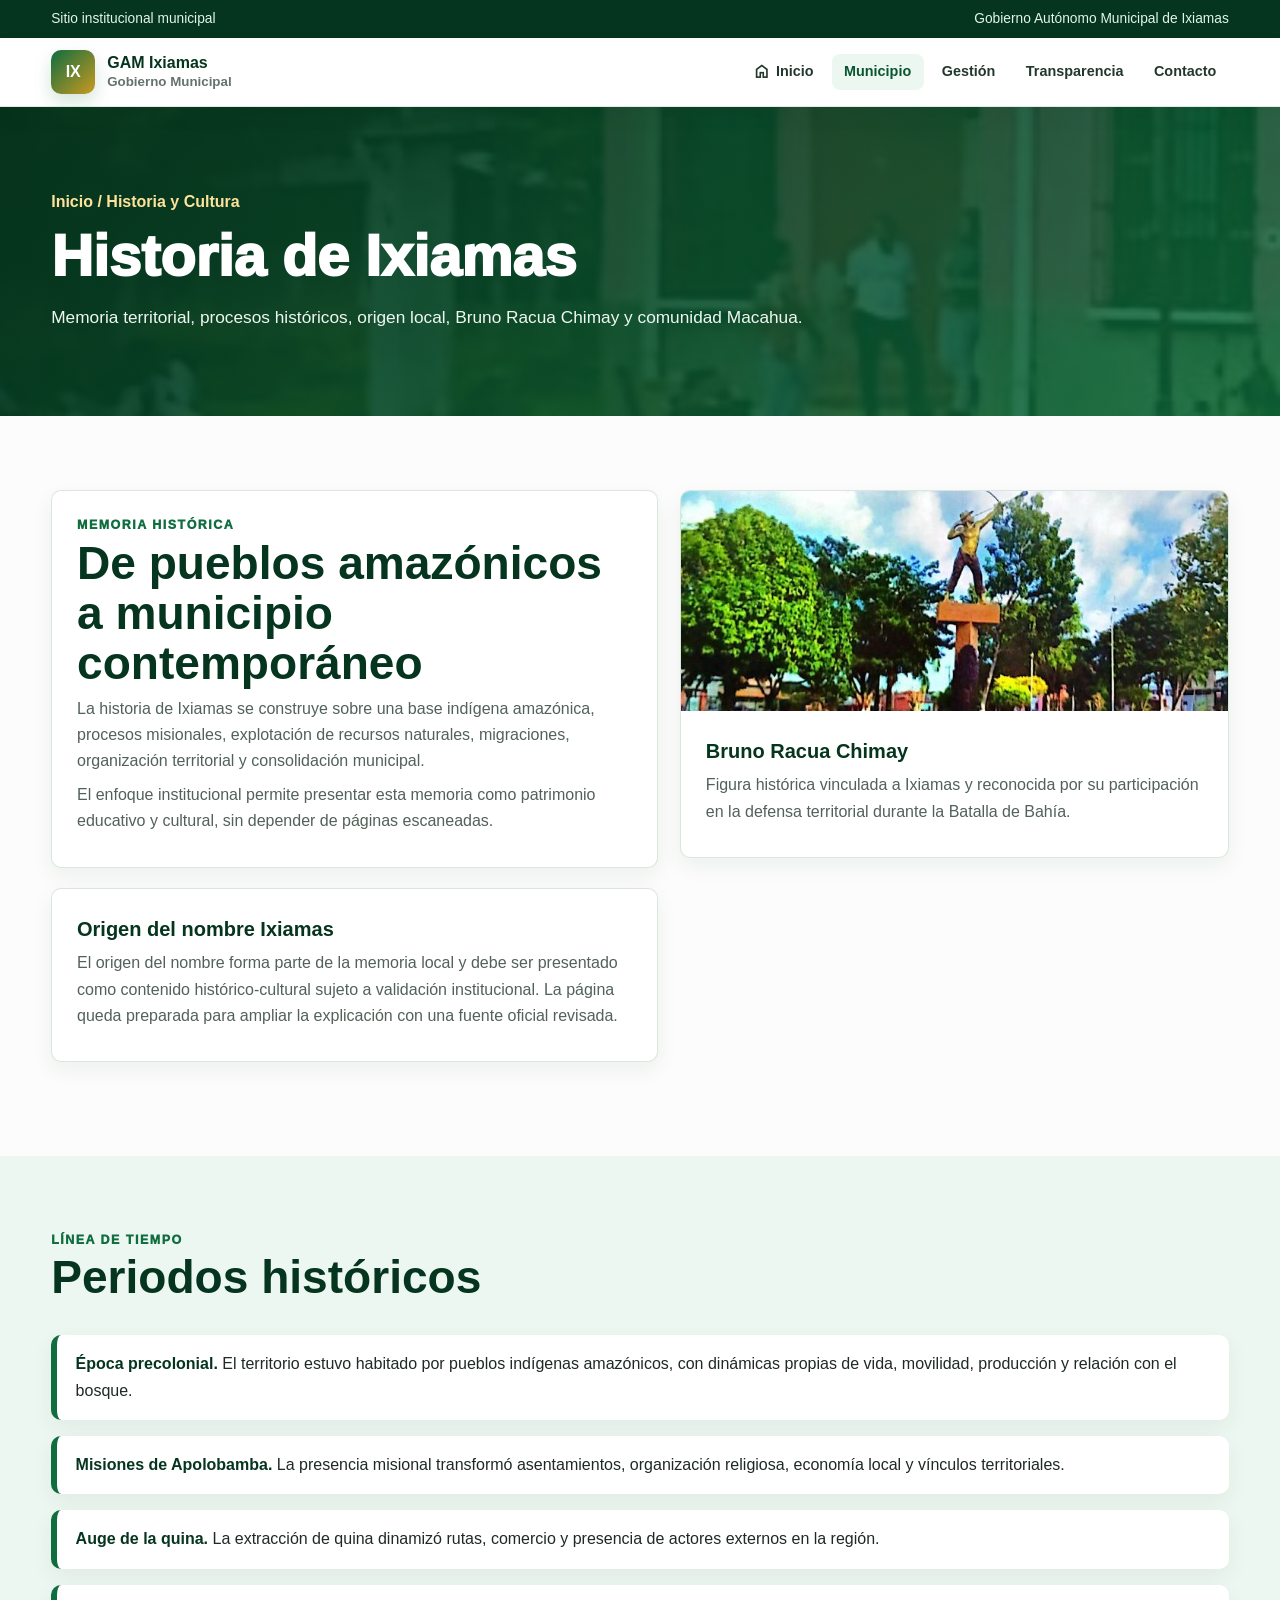
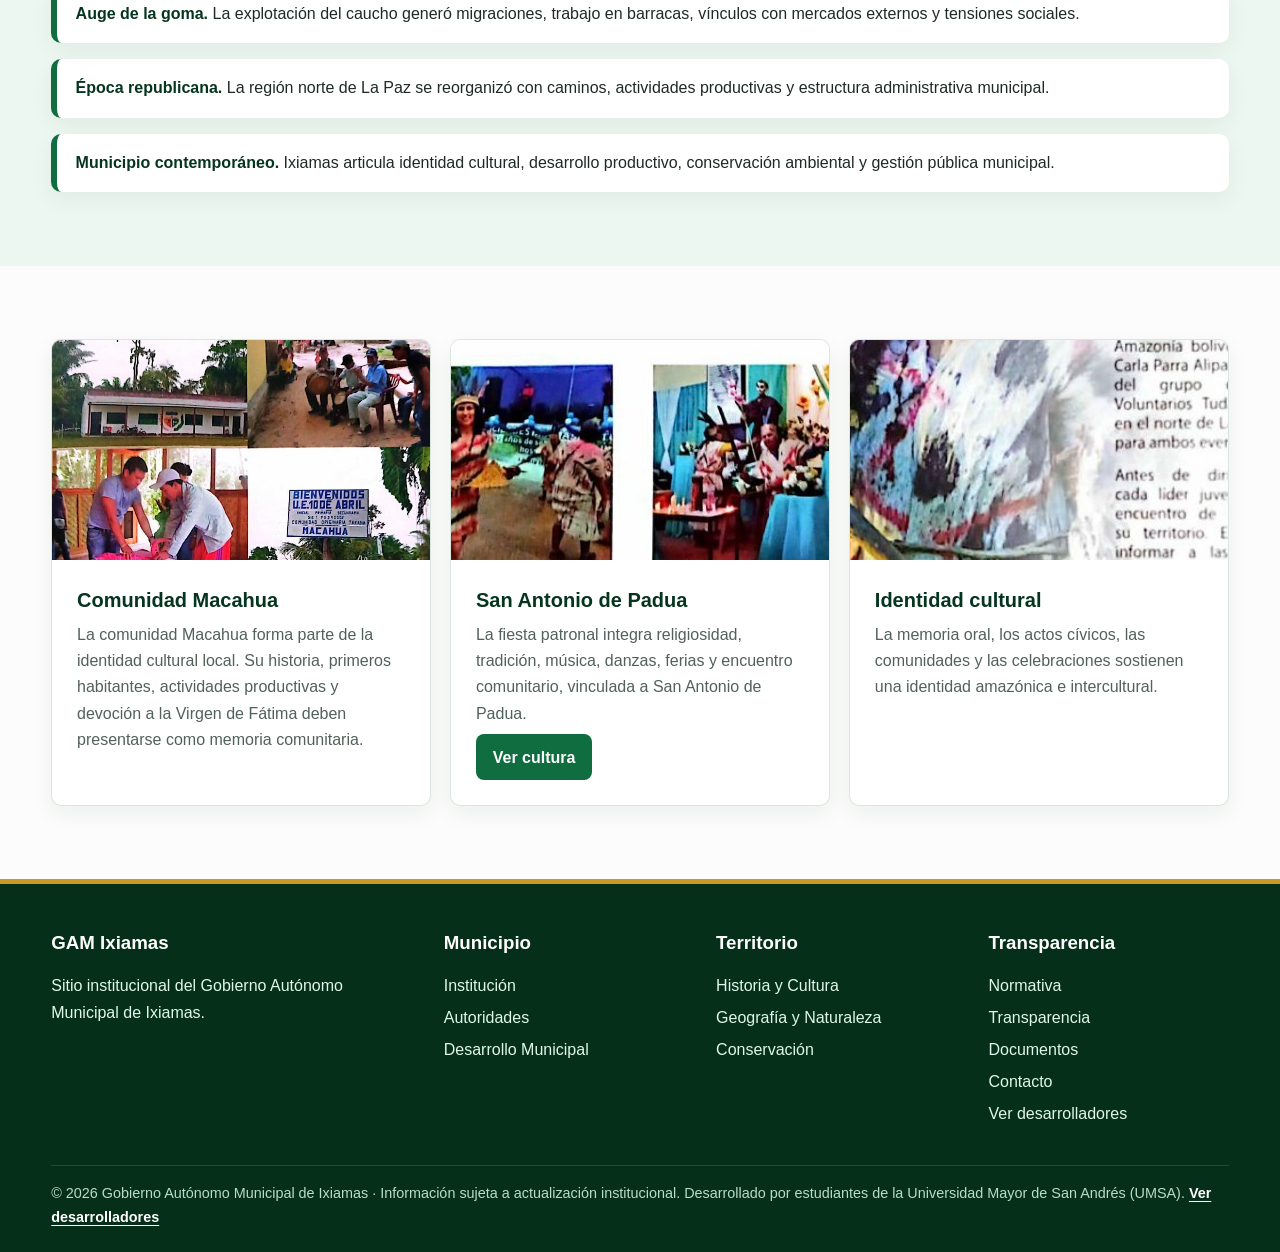
<file: historia.html>
<!DOCTYPE html>
<html lang="es">
<head>
  <meta charset="UTF-8">
  <meta name="viewport" content="width=device-width, initial-scale=1.0">
  <title>Historia de Ixiamas | GAM Ixiamas</title>
  <meta name="description" content="Historia de Ixiamas, memoria local, epoca precolonial, misiones, auge de la quina y goma, Bruno Racua Chimay e identidad municipal.">
  <meta name="keywords" content="Ixiamas, Gobierno Autonomo Municipal de Ixiamas, GAM Ixiamas, Municipio de Ixiamas, Abel Iturralde, La Paz Bolivia, Amazonia boliviana, Madidi, cultura de Ixiamas, historia de Ixiamas, conservacion Ixiamas, normativa municipal Ixiamas, transparencia municipal Ixiamas">
  <meta name="author" content="Gobierno Autonomo Municipal de Ixiamas">
  <meta name="robots" content="index, follow">
  <!-- Reemplazar TU-DOMINIO.com por el dominio oficial cuando se publique -->
  <link rel="canonical" href="https://TU-DOMINIO.com/historia.html">
  <meta property="og:title" content="Historia de Ixiamas">
  <meta property="og:description" content="Historia de Ixiamas, memoria local, epoca precolonial, misiones, auge de la quina y goma, Bruno Racua Chimay e identidad municipal.">
  <meta property="og:type" content="website">
  <meta property="og:url" content="https://TU-DOMINIO.com/historia.html">
  <meta property="og:image" content="https://TU-DOMINIO.com/assets/img/plaza-ixiamas.jpg">
  <meta property="og:site_name" content="GAM Ixiamas">
  <meta property="og:locale" content="es_BO">
  <meta name="twitter:card" content="summary_large_image">
  <meta name="twitter:title" content="Historia de Ixiamas">
  <meta name="twitter:description" content="Historia de Ixiamas, memoria local, epoca precolonial, misiones, auge de la quina y goma, Bruno Racua Chimay e identidad municipal.">
  <meta name="twitter:image" content="https://TU-DOMINIO.com/assets/img/plaza-ixiamas.jpg">
  <link rel="preconnect" href="https://fonts.googleapis.com">
  <link rel="preconnect" href="https://fonts.gstatic.com" crossorigin>
  <link href="https://fonts.googleapis.com/css2?family=Material+Symbols+Outlined" rel="stylesheet">
  <link rel="icon" href="assets/img/favicon.png" type="image/png">
  <link rel="manifest" href="site.webmanifest">
  <link rel="stylesheet" href="assets/css/main.css">
</head>
<body>
  <header class="site-header">
  <div class="topbar"><div class="container"><span>Sitio institucional municipal</span><span>Gobierno Autónomo Municipal de Ixiamas</span></div></div>
  <nav class="nav">
    <div class="container nav-inner">
      <a class="brand" href="index.html"><span class="brand-mark">IX</span><span>GAM Ixiamas<br><small>Gobierno Municipal</small></span></a>
      <button class="menu-toggle" type="button" data-menu-toggle aria-expanded="false" aria-controls="main-menu" aria-label="Abrir menu principal"><span class="material-symbols-outlined" aria-hidden="true">menu</span>Menú</button>
      <div class="menu" id="main-menu">
        <a href="index.html" data-nav="index.html"><span class="material-symbols-outlined" aria-hidden="true">home</span>Inicio</a>
        <details class="nav-group"><summary>Municipio</summary><div class="submenu"><a href="institucion.html" data-nav="institucion.html">Institución</a><a href="autoridades.html" data-nav="autoridades.html">Autoridades</a><a href="historia.html" data-nav="historia.html">Historia</a><a href="geografia.html" data-nav="geografia.html">Geografía</a><a href="cultura.html" data-nav="cultura.html">Cultura</a></div></details>
        <details class="nav-group"><summary>Gestión</summary><div class="submenu"><a href="desarrollo.html" data-nav="desarrollo.html">Desarrollo municipal</a><a href="conservacion.html" data-nav="conservacion.html">Conservación</a></div></details>
        <details class="nav-group"><summary>Transparencia</summary><div class="submenu"><a href="normativa.html" data-nav="normativa.html">Normativa</a><a href="transparencia.html" data-nav="transparencia.html">Transparencia</a><a href="documentos.html" data-nav="documentos.html">Documentos</a><a href="desarrolladores.html" data-nav="desarrolladores.html">Desarrolladores</a></div></details>
        <a href="contacto.html" data-nav="contacto.html">Contacto</a>
      </div>
    </div>
  </nav>
  </header>

  <main>
  <section class="page-hero page-hero--urban">
    <div class="container"><div class="breadcrumb">Inicio / Historia y Cultura</div><h1>Historia de Ixiamas</h1><p>Memoria territorial, procesos históricos, origen local, Bruno Racua Chimay y comunidad Macahua.</p></div>
  </section>

  <section class="section">
    <div class="container two-col">
      <div>
        <article class="article"><div class="kicker">Memoria histórica</div><h2>De pueblos amazónicos a municipio contemporáneo</h2><p>La historia de Ixiamas se construye sobre una base indígena amazónica, procesos misionales, explotación de recursos naturales, migraciones, organización territorial y consolidación municipal.</p><p>El enfoque institucional permite presentar esta memoria como patrimonio educativo y cultural, sin depender de páginas escaneadas.</p></article>
        <article class="article"><h3>Origen del nombre Ixiamas</h3><p>El origen del nombre forma parte de la memoria local y debe ser presentado como contenido histórico-cultural sujeto a validación institucional. La página queda preparada para ampliar la explicación con una fuente oficial revisada.</p></article>
      </div>
      <aside class="card sticky-note"><img class="thumb" src="assets/img/bruno-racua-monumento.jpg" alt="Monumento a Bruno Racua Chimay" loading="lazy" decoding="async" width="720" height="456"><div class="card-body"><h3>Bruno Racua Chimay</h3><p>Figura histórica vinculada a Ixiamas y reconocida por su participación en la defensa territorial durante la Batalla de Bahía.</p></div></aside>
    </div>
  </section>

  <section class="section alt">
    <div class="container">
      <div class="section-head"><div><div class="kicker">Línea de tiempo</div><h2>Periodos históricos</h2></div></div>
      <div class="timeline">
        <div class="timeline-item"><strong>Época precolonial.</strong> El territorio estuvo habitado por pueblos indígenas amazónicos, con dinámicas propias de vida, movilidad, producción y relación con el bosque.</div>
        <div class="timeline-item"><strong>Misiones de Apolobamba.</strong> La presencia misional transformó asentamientos, organización religiosa, economía local y vínculos territoriales.</div>
        <div class="timeline-item"><strong>Auge de la quina.</strong> La extracción de quina dinamizó rutas, comercio y presencia de actores externos en la región.</div>
        <div class="timeline-item"><strong>Auge de la goma.</strong> La explotación del caucho generó migraciones, trabajo en barracas, vínculos con mercados externos y tensiones sociales.</div>
        <div class="timeline-item"><strong>Época republicana.</strong> La región norte de La Paz se reorganizó con caminos, actividades productivas y estructura administrativa municipal.</div>
        <div class="timeline-item"><strong>Municipio contemporáneo.</strong> Ixiamas articula identidad cultural, desarrollo productivo, conservación ambiental y gestión pública municipal.</div>
      </div>
    </div>
  </section>

  <section class="section">
    <div class="container grid grid-3">
      <article class="card"><img class="thumb" src="assets/img/macahua-collage.jpg" alt="Comunidad Macahua" loading="lazy" decoding="async" width="736" height="444"><div class="card-body"><h3>Comunidad Macahua</h3><p>La comunidad Macahua forma parte de la identidad cultural local. Su historia, primeros habitantes, actividades productivas y devoción a la Virgen de Fátima deben presentarse como memoria comunitaria.</p></div></article>
      <article class="card"><img class="thumb" src="assets/img/fiesta-patronal.jpg" alt="Fiesta patronal de Ixiamas" loading="lazy" decoding="async" width="744" height="234"><div class="card-body"><h3>San Antonio de Padua</h3><p>La fiesta patronal integra religiosidad, tradición, música, danzas, ferias y encuentro comunitario, vinculada a San Antonio de Padua.</p><a class="btn btn-secondary" href="cultura.html">Ver cultura</a></div></article>
      <article class="card"><img class="thumb" src="assets/img/joven-encuentro.jpg" alt="Encuentro cultural en Ixiamas" loading="lazy" decoding="async" width="331" height="960"><div class="card-body"><h3>Identidad cultural</h3><p>La memoria oral, los actos cívicos, las comunidades y las celebraciones sostienen una identidad amazónica e intercultural.</p></div></article>
    </div>
  </section>
  </main>

  <footer class="footer"><div class="container"><div class="footer-grid"><div><h3>GAM Ixiamas</h3><p>Sitio institucional del Gobierno Autónomo Municipal de Ixiamas.</p></div><div><h3>Municipio</h3><a href="institucion.html">Institución</a><a href="autoridades.html">Autoridades</a><a href="desarrollo.html">Desarrollo Municipal</a></div><div><h3>Territorio</h3><a href="historia.html">Historia y Cultura</a><a href="geografia.html">Geografía y Naturaleza</a><a href="conservacion.html">Conservación</a></div><div><h3>Transparencia</h3><a href="normativa.html">Normativa</a><a href="transparencia.html">Transparencia</a><a href="documentos.html">Documentos</a><a href="contacto.html">Contacto</a><a href="desarrolladores.html">Ver desarrolladores</a></div></div><div class="footer-bottom">© <span data-year></span> Gobierno Autónomo Municipal de Ixiamas · Información sujeta a actualización institucional. Desarrollado por estudiantes de la Universidad Mayor de San Andrés (UMSA). <a href="desarrolladores.html">Ver desarrolladores</a></div></div></footer>
  <script src="assets/js/navigation.js" defer></script>
  <script src="assets/js/filters.js" defer></script>
  <script src="assets/js/main.js" defer></script>
</body>
</html>
</file>
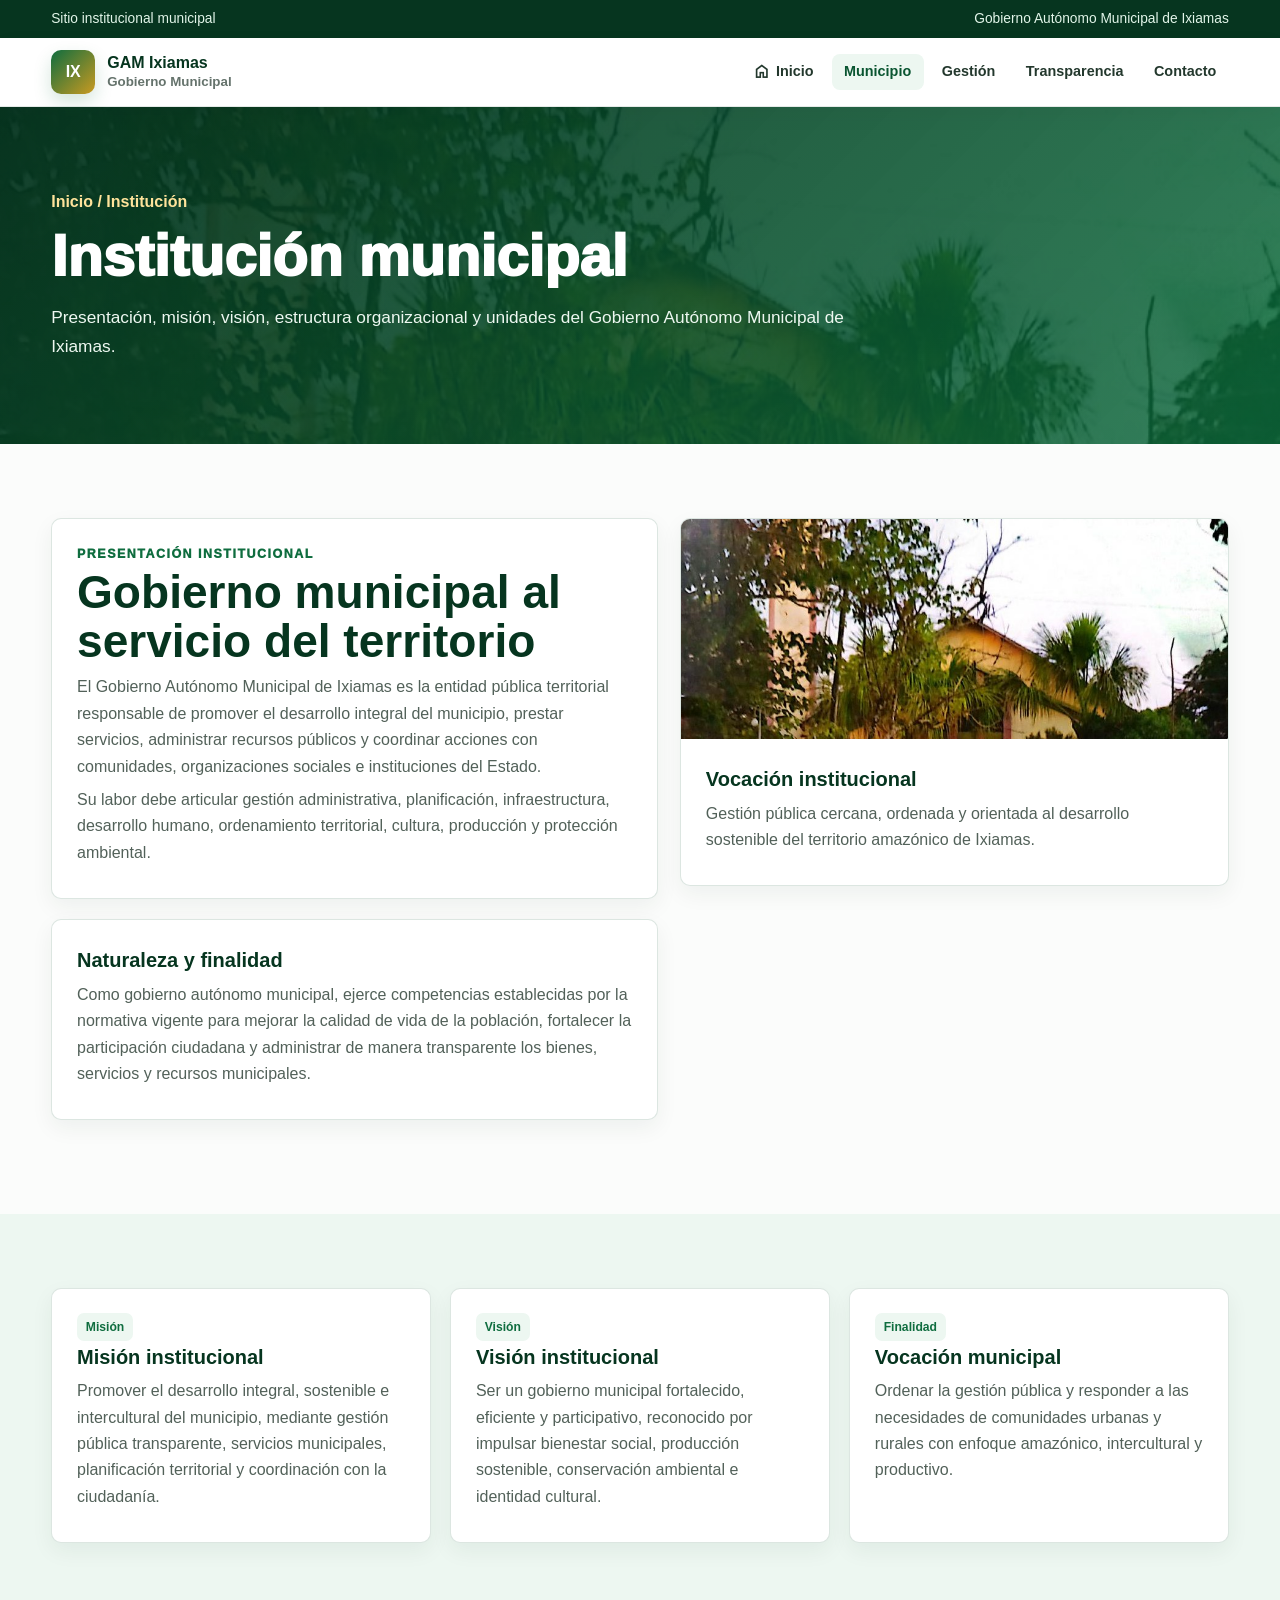
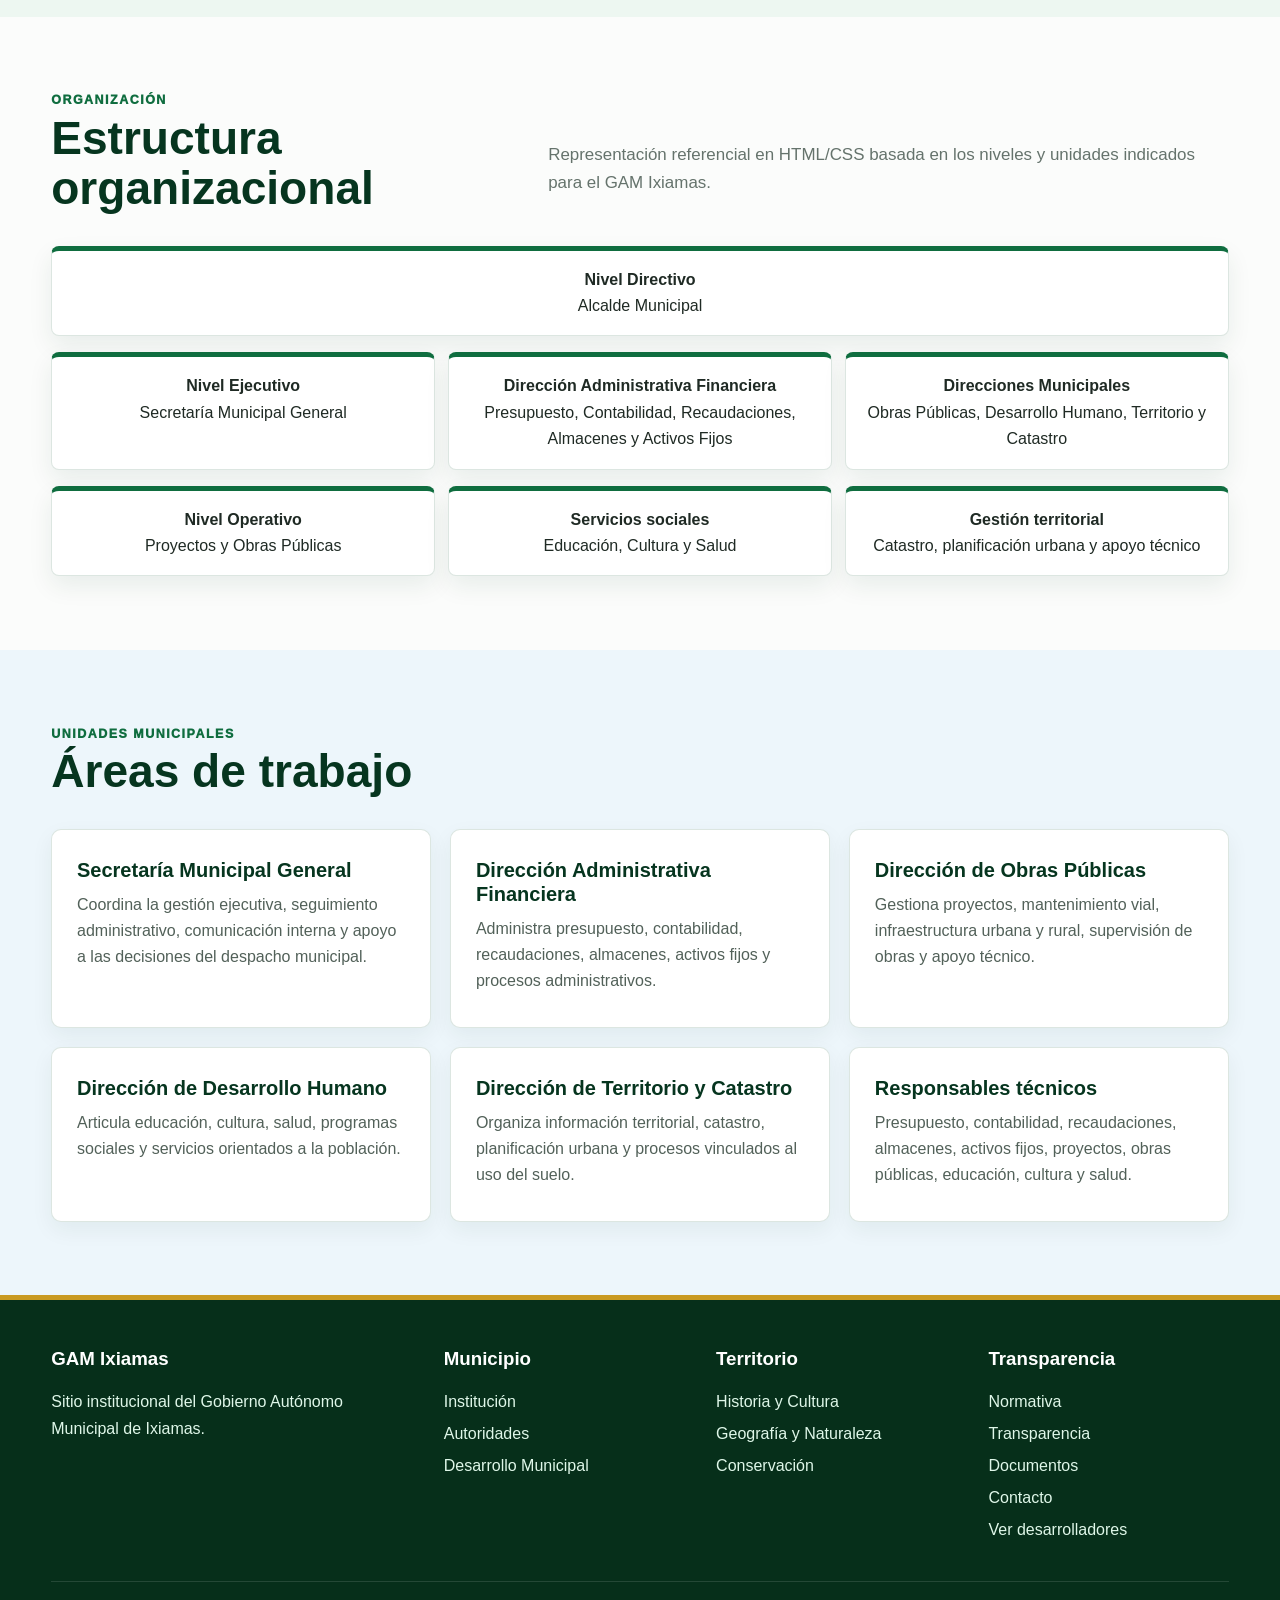
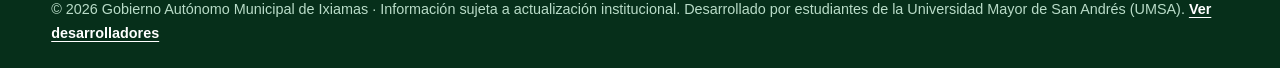
<file: institucion.html>
<!DOCTYPE html>
<html lang="es">
<head>
  <meta charset="UTF-8">
  <meta name="viewport" content="width=device-width, initial-scale=1.0">
  <title>Institucion Municipal | Gobierno Autonomo Municipal de Ixiamas</title>
  <meta name="description" content="Informacion institucional del GAM Ixiamas: mision, vision, estructura organizacional, organigrama, unidades municipales y funciones generales.">
  <meta name="keywords" content="Ixiamas, Gobierno Autonomo Municipal de Ixiamas, GAM Ixiamas, Municipio de Ixiamas, Abel Iturralde, La Paz Bolivia, Amazonia boliviana, Madidi, cultura de Ixiamas, historia de Ixiamas, conservacion Ixiamas, normativa municipal Ixiamas, transparencia municipal Ixiamas">
  <meta name="author" content="Gobierno Autonomo Municipal de Ixiamas">
  <meta name="robots" content="index, follow">
  <!-- Reemplazar TU-DOMINIO.com por el dominio oficial cuando se publique -->
  <link rel="canonical" href="https://TU-DOMINIO.com/institucion.html">
  <meta property="og:title" content="Institucion Municipal del GAM Ixiamas">
  <meta property="og:description" content="Informacion institucional del GAM Ixiamas: mision, vision, estructura organizacional, organigrama, unidades municipales y funciones generales.">
  <meta property="og:type" content="website">
  <meta property="og:url" content="https://TU-DOMINIO.com/institucion.html">
  <meta property="og:image" content="https://TU-DOMINIO.com/assets/img/plaza-ixiamas.jpg">
  <meta property="og:site_name" content="GAM Ixiamas">
  <meta property="og:locale" content="es_BO">
  <meta name="twitter:card" content="summary_large_image">
  <meta name="twitter:title" content="Institucion Municipal del GAM Ixiamas">
  <meta name="twitter:description" content="Informacion institucional del GAM Ixiamas: mision, vision, estructura organizacional, organigrama, unidades municipales y funciones generales.">
  <meta name="twitter:image" content="https://TU-DOMINIO.com/assets/img/plaza-ixiamas.jpg">
  <link rel="preconnect" href="https://fonts.googleapis.com">
  <link rel="preconnect" href="https://fonts.gstatic.com" crossorigin>
  <link href="https://fonts.googleapis.com/css2?family=Material+Symbols+Outlined" rel="stylesheet">
  <link rel="icon" href="assets/img/favicon.png" type="image/png">
  <link rel="manifest" href="site.webmanifest">
  <link rel="stylesheet" href="assets/css/main.css">
</head>
<body>
  <header class="site-header">
  <div class="topbar"><div class="container"><span>Sitio institucional municipal</span><span>Gobierno Autónomo Municipal de Ixiamas</span></div></div>
  <nav class="nav">
    <div class="container nav-inner">
      <a class="brand" href="index.html"><span class="brand-mark">IX</span><span>GAM Ixiamas<br><small>Gobierno Municipal</small></span></a>
      <button class="menu-toggle" type="button" data-menu-toggle aria-expanded="false" aria-controls="main-menu" aria-label="Abrir menu principal"><span class="material-symbols-outlined" aria-hidden="true">menu</span>Menú</button>
      <div class="menu" id="main-menu">
        <a href="index.html" data-nav="index.html"><span class="material-symbols-outlined" aria-hidden="true">home</span>Inicio</a>
        <details class="nav-group"><summary>Municipio</summary><div class="submenu"><a href="institucion.html" data-nav="institucion.html">Institución</a><a href="autoridades.html" data-nav="autoridades.html">Autoridades</a><a href="historia.html" data-nav="historia.html">Historia</a><a href="geografia.html" data-nav="geografia.html">Geografía</a><a href="cultura.html" data-nav="cultura.html">Cultura</a></div></details>
        <details class="nav-group"><summary>Gestión</summary><div class="submenu"><a href="desarrollo.html" data-nav="desarrollo.html">Desarrollo municipal</a><a href="conservacion.html" data-nav="conservacion.html">Conservación</a></div></details>
        <details class="nav-group"><summary>Transparencia</summary><div class="submenu"><a href="normativa.html" data-nav="normativa.html">Normativa</a><a href="transparencia.html" data-nav="transparencia.html">Transparencia</a><a href="documentos.html" data-nav="documentos.html">Documentos</a><a href="desarrolladores.html" data-nav="desarrolladores.html">Desarrolladores</a></div></details>
        <a href="contacto.html" data-nav="contacto.html">Contacto</a>
      </div>
    </div>
  </nav>
  </header>

  <main>
  <section class="page-hero">
    <div class="container">
      <div class="breadcrumb">Inicio / Institución</div>
      <h1>Institución municipal</h1>
      <p>Presentación, misión, visión, estructura organizacional y unidades del Gobierno Autónomo Municipal de Ixiamas.</p>
    </div>
  </section>

  <section class="section">
    <div class="container two-col">
      <div>
        <article class="article"><div class="kicker">Presentación institucional</div><h2>Gobierno municipal al servicio del territorio</h2><p>El Gobierno Autónomo Municipal de Ixiamas es la entidad pública territorial responsable de promover el desarrollo integral del municipio, prestar servicios, administrar recursos públicos y coordinar acciones con comunidades, organizaciones sociales e instituciones del Estado.</p><p>Su labor debe articular gestión administrativa, planificación, infraestructura, desarrollo humano, ordenamiento territorial, cultura, producción y protección ambiental.</p></article>
        <article class="article"><h3>Naturaleza y finalidad</h3><p>Como gobierno autónomo municipal, ejerce competencias establecidas por la normativa vigente para mejorar la calidad de vida de la población, fortalecer la participación ciudadana y administrar de manera transparente los bienes, servicios y recursos municipales.</p></article>
      </div>
      <aside class="card sticky-note"><img class="thumb" src="assets/img/plaza-ixiamas.jpg" alt="Edificio y plaza de Ixiamas" loading="lazy" decoding="async" width="893" height="379"><div class="card-body"><h3>Vocación institucional</h3><p>Gestión pública cercana, ordenada y orientada al desarrollo sostenible del territorio amazónico de Ixiamas.</p></div></aside>
    </div>
  </section>

  <section class="section alt">
    <div class="container">
      <div class="grid grid-3">
        <article class="card"><div class="card-body"><span class="badge">Misión</span><h3>Misión institucional</h3><p>Promover el desarrollo integral, sostenible e intercultural del municipio, mediante gestión pública transparente, servicios municipales, planificación territorial y coordinación con la ciudadanía.</p></div></article>
        <article class="card"><div class="card-body"><span class="badge">Visión</span><h3>Visión institucional</h3><p>Ser un gobierno municipal fortalecido, eficiente y participativo, reconocido por impulsar bienestar social, producción sostenible, conservación ambiental e identidad cultural.</p></div></article>
        <article class="card"><div class="card-body"><span class="badge">Finalidad</span><h3>Vocación municipal</h3><p>Ordenar la gestión pública y responder a las necesidades de comunidades urbanas y rurales con enfoque amazónico, intercultural y productivo.</p></div></article>
      </div>
    </div>
  </section>

  <section class="section">
    <div class="container">
      <div class="section-head"><div><div class="kicker">Organización</div><h2>Estructura organizacional</h2></div><p class="lead">Representación referencial en HTML/CSS basada en los niveles y unidades indicados para el GAM Ixiamas.</p></div>
      <div class="org-chart">
        <div class="org-level"><div class="org-box"><strong>Nivel Directivo</strong><br>Alcalde Municipal</div></div>
        <div class="org-row">
          <div class="org-box"><strong>Nivel Ejecutivo</strong><br>Secretaría Municipal General</div>
          <div class="org-box"><strong>Dirección Administrativa Financiera</strong><br>Presupuesto, Contabilidad, Recaudaciones, Almacenes y Activos Fijos</div>
          <div class="org-box"><strong>Direcciones Municipales</strong><br>Obras Públicas, Desarrollo Humano, Territorio y Catastro</div>
        </div>
        <div class="org-row">
          <div class="org-box"><strong>Nivel Operativo</strong><br>Proyectos y Obras Públicas</div>
          <div class="org-box"><strong>Servicios sociales</strong><br>Educación, Cultura y Salud</div>
          <div class="org-box"><strong>Gestión territorial</strong><br>Catastro, planificación urbana y apoyo técnico</div>
        </div>
      </div>
    </div>
  </section>

  <section class="section blue">
    <div class="container">
      <div class="section-head"><div><div class="kicker">Unidades municipales</div><h2>Áreas de trabajo</h2></div></div>
      <div class="grid grid-3">
        <article class="card"><div class="card-body"><h3>Secretaría Municipal General</h3><p>Coordina la gestión ejecutiva, seguimiento administrativo, comunicación interna y apoyo a las decisiones del despacho municipal.</p></div></article>
        <article class="card"><div class="card-body"><h3>Dirección Administrativa Financiera</h3><p>Administra presupuesto, contabilidad, recaudaciones, almacenes, activos fijos y procesos administrativos.</p></div></article>
        <article class="card"><div class="card-body"><h3>Dirección de Obras Públicas</h3><p>Gestiona proyectos, mantenimiento vial, infraestructura urbana y rural, supervisión de obras y apoyo técnico.</p></div></article>
        <article class="card"><div class="card-body"><h3>Dirección de Desarrollo Humano</h3><p>Articula educación, cultura, salud, programas sociales y servicios orientados a la población.</p></div></article>
        <article class="card"><div class="card-body"><h3>Dirección de Territorio y Catastro</h3><p>Organiza información territorial, catastro, planificación urbana y procesos vinculados al uso del suelo.</p></div></article>
        <article class="card"><div class="card-body"><h3>Responsables técnicos</h3><p>Presupuesto, contabilidad, recaudaciones, almacenes, activos fijos, proyectos, obras públicas, educación, cultura y salud.</p></div></article>
      </div>
    </div>
  </section>
  </main>

  <footer class="footer"><div class="container"><div class="footer-grid"><div><h3>GAM Ixiamas</h3><p>Sitio institucional del Gobierno Autónomo Municipal de Ixiamas.</p></div><div><h3>Municipio</h3><a href="institucion.html">Institución</a><a href="autoridades.html">Autoridades</a><a href="desarrollo.html">Desarrollo Municipal</a></div><div><h3>Territorio</h3><a href="historia.html">Historia y Cultura</a><a href="geografia.html">Geografía y Naturaleza</a><a href="conservacion.html">Conservación</a></div><div><h3>Transparencia</h3><a href="normativa.html">Normativa</a><a href="transparencia.html">Transparencia</a><a href="documentos.html">Documentos</a><a href="contacto.html">Contacto</a><a href="desarrolladores.html">Ver desarrolladores</a></div></div><div class="footer-bottom">© <span data-year></span> Gobierno Autónomo Municipal de Ixiamas · Información sujeta a actualización institucional. Desarrollado por estudiantes de la Universidad Mayor de San Andrés (UMSA). <a href="desarrolladores.html">Ver desarrolladores</a></div></div></footer>
  <script src="assets/js/navigation.js" defer></script>
  <script src="assets/js/filters.js" defer></script>
  <script src="assets/js/main.js" defer></script>
</body>
</html>
</file>
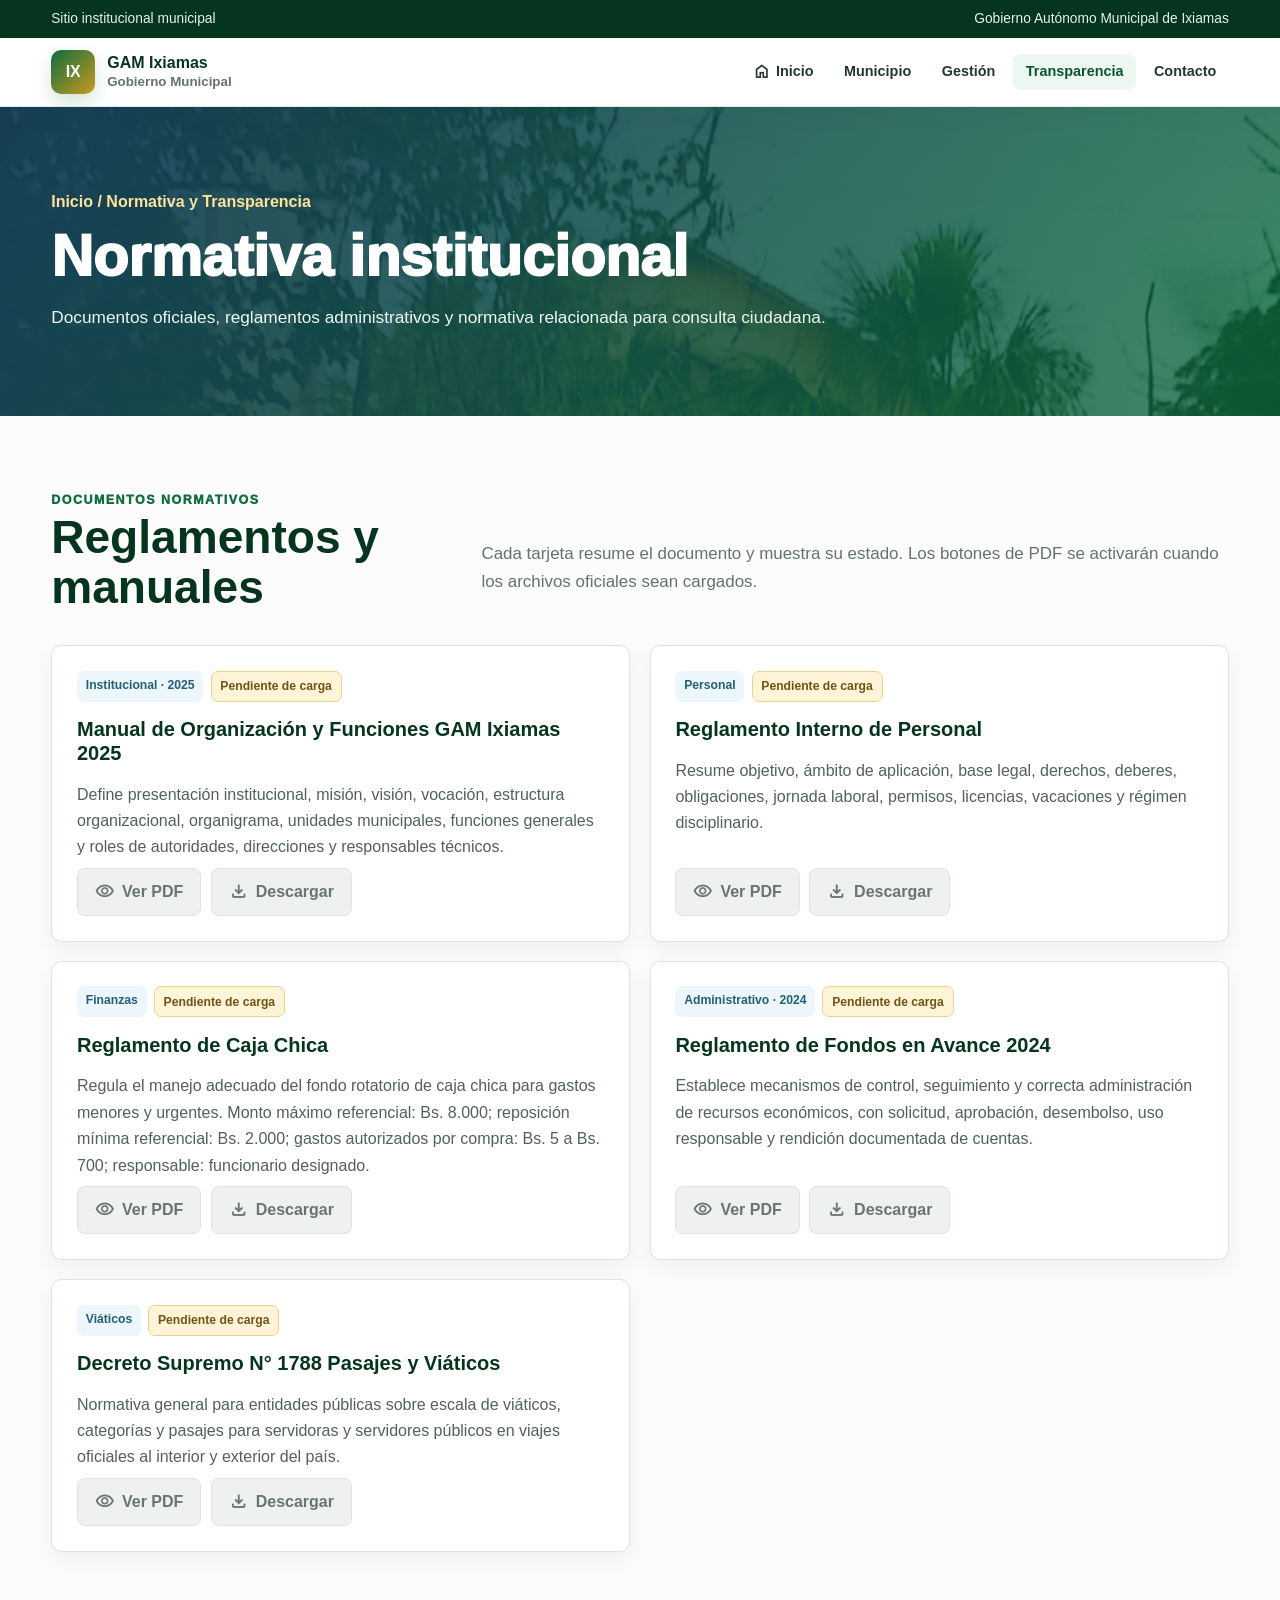
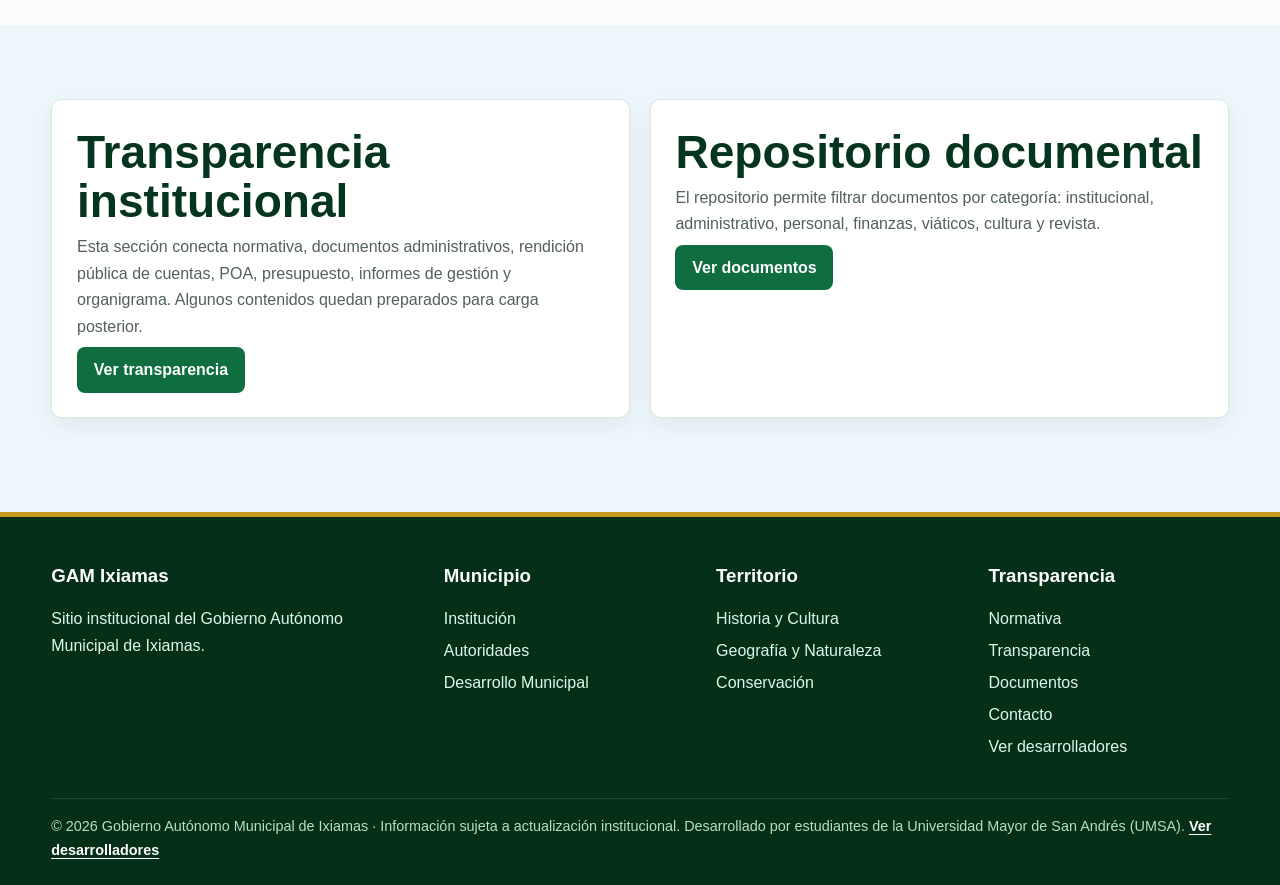
<file: normativa.html>
<!DOCTYPE html>
<html lang="es">
<head>
  <meta charset="UTF-8">
  <meta name="viewport" content="width=device-width, initial-scale=1.0">
  <title>Normativa Municipal | GAM Ixiamas</title>
  <meta name="description" content="Normativa municipal de Ixiamas: manual de organizacion y funciones, reglamentos administrativos, caja chica, fondos en avance y viaticos.">
  <meta name="keywords" content="Ixiamas, Gobierno Autonomo Municipal de Ixiamas, GAM Ixiamas, Municipio de Ixiamas, Abel Iturralde, La Paz Bolivia, Amazonia boliviana, Madidi, cultura de Ixiamas, historia de Ixiamas, conservacion Ixiamas, normativa municipal Ixiamas, transparencia municipal Ixiamas">
  <meta name="author" content="Gobierno Autonomo Municipal de Ixiamas">
  <meta name="robots" content="index, follow">
  <!-- Reemplazar TU-DOMINIO.com por el dominio oficial cuando se publique -->
  <link rel="canonical" href="https://TU-DOMINIO.com/normativa.html">
  <meta property="og:title" content="Normativa Municipal de Ixiamas">
  <meta property="og:description" content="Normativa municipal de Ixiamas: manual de organizacion y funciones, reglamentos administrativos, caja chica, fondos en avance y viaticos.">
  <meta property="og:type" content="website">
  <meta property="og:url" content="https://TU-DOMINIO.com/normativa.html">
  <meta property="og:image" content="https://TU-DOMINIO.com/assets/img/plaza-ixiamas.jpg">
  <meta property="og:site_name" content="GAM Ixiamas">
  <meta property="og:locale" content="es_BO">
  <meta name="twitter:card" content="summary_large_image">
  <meta name="twitter:title" content="Normativa Municipal de Ixiamas">
  <meta name="twitter:description" content="Normativa municipal de Ixiamas: manual de organizacion y funciones, reglamentos administrativos, caja chica, fondos en avance y viaticos.">
  <meta name="twitter:image" content="https://TU-DOMINIO.com/assets/img/plaza-ixiamas.jpg">
  <link rel="preconnect" href="https://fonts.googleapis.com">
  <link rel="preconnect" href="https://fonts.gstatic.com" crossorigin>
  <link href="https://fonts.googleapis.com/css2?family=Material+Symbols+Outlined" rel="stylesheet">
  <link rel="icon" href="assets/img/favicon.png" type="image/png">
  <link rel="manifest" href="site.webmanifest">
  <link rel="stylesheet" href="assets/css/main.css">
</head>
<body>
  <header class="site-header">
  <div class="topbar"><div class="container"><span>Sitio institucional municipal</span><span>Gobierno Autónomo Municipal de Ixiamas</span></div></div>
  <nav class="nav">
    <div class="container nav-inner">
      <a class="brand" href="index.html"><span class="brand-mark">IX</span><span>GAM Ixiamas<br><small>Gobierno Municipal</small></span></a>
      <button class="menu-toggle" type="button" data-menu-toggle aria-expanded="false" aria-controls="main-menu" aria-label="Abrir menu principal"><span class="material-symbols-outlined" aria-hidden="true">menu</span>Menú</button>
      <div class="menu" id="main-menu">
        <a href="index.html" data-nav="index.html"><span class="material-symbols-outlined" aria-hidden="true">home</span>Inicio</a>
        <details class="nav-group"><summary>Municipio</summary><div class="submenu"><a href="institucion.html" data-nav="institucion.html">Institución</a><a href="autoridades.html" data-nav="autoridades.html">Autoridades</a><a href="historia.html" data-nav="historia.html">Historia</a><a href="geografia.html" data-nav="geografia.html">Geografía</a><a href="cultura.html" data-nav="cultura.html">Cultura</a></div></details>
        <details class="nav-group"><summary>Gestión</summary><div class="submenu"><a href="desarrollo.html" data-nav="desarrollo.html">Desarrollo municipal</a><a href="conservacion.html" data-nav="conservacion.html">Conservación</a></div></details>
        <details class="nav-group"><summary>Transparencia</summary><div class="submenu"><a href="normativa.html" data-nav="normativa.html">Normativa</a><a href="transparencia.html" data-nav="transparencia.html">Transparencia</a><a href="documentos.html" data-nav="documentos.html">Documentos</a><a href="desarrolladores.html" data-nav="desarrolladores.html">Desarrolladores</a></div></details>
        <a href="contacto.html" data-nav="contacto.html">Contacto</a>
      </div>
    </div>
  </nav>
  </header>

  <main>
  <section class="page-hero page-hero--blue">
    <div class="container"><div class="breadcrumb">Inicio / Normativa y Transparencia</div><h1>Normativa institucional</h1><p>Documentos oficiales, reglamentos administrativos y normativa relacionada para consulta ciudadana.</p></div>
  </section>

  <section class="section">
    <div class="container">
      <div class="section-head"><div><div class="kicker">Documentos normativos</div><h2>Reglamentos y manuales</h2></div><p class="lead">Cada tarjeta resume el documento y muestra su estado. Los botones de PDF se activarán cuando los archivos oficiales sean cargados.</p></div>
      <div class="grid grid-2">
        <article class="card doc-card"><div class="card-body"><div class="doc-meta"><span class="badge blue">Institucional · 2025</span><span class="status">Pendiente de carga</span></div><h3>Manual de Organización y Funciones GAM Ixiamas 2025</h3><p>Define presentación institucional, misión, visión, vocación, estructura organizacional, organigrama, unidades municipales, funciones generales y roles de autoridades, direcciones y responsables técnicos.</p><div class="doc-actions"><span class="btn btn-disabled"><span class="material-symbols-outlined" aria-hidden="true">visibility</span>Ver PDF</span><span class="btn btn-disabled"><span class="material-symbols-outlined" aria-hidden="true">download</span>Descargar</span></div></div></article>
        <article class="card doc-card"><div class="card-body"><div class="doc-meta"><span class="badge blue">Personal</span><span class="status">Pendiente de carga</span></div><h3>Reglamento Interno de Personal</h3><p>Resume objetivo, ámbito de aplicación, base legal, derechos, deberes, obligaciones, jornada laboral, permisos, licencias, vacaciones y régimen disciplinario.</p><div class="doc-actions"><span class="btn btn-disabled"><span class="material-symbols-outlined" aria-hidden="true">visibility</span>Ver PDF</span><span class="btn btn-disabled"><span class="material-symbols-outlined" aria-hidden="true">download</span>Descargar</span></div></div></article>
        <article class="card doc-card"><div class="card-body"><div class="doc-meta"><span class="badge blue">Finanzas</span><span class="status">Pendiente de carga</span></div><h3>Reglamento de Caja Chica</h3><p>Regula el manejo adecuado del fondo rotatorio de caja chica para gastos menores y urgentes. Monto máximo referencial: Bs. 8.000; reposición mínima referencial: Bs. 2.000; gastos autorizados por compra: Bs. 5 a Bs. 700; responsable: funcionario designado.</p><div class="doc-actions"><span class="btn btn-disabled"><span class="material-symbols-outlined" aria-hidden="true">visibility</span>Ver PDF</span><span class="btn btn-disabled"><span class="material-symbols-outlined" aria-hidden="true">download</span>Descargar</span></div></div></article>
        <article class="card doc-card"><div class="card-body"><div class="doc-meta"><span class="badge blue">Administrativo · 2024</span><span class="status">Pendiente de carga</span></div><h3>Reglamento de Fondos en Avance 2024</h3><p>Establece mecanismos de control, seguimiento y correcta administración de recursos económicos, con solicitud, aprobación, desembolso, uso responsable y rendición documentada de cuentas.</p><div class="doc-actions"><span class="btn btn-disabled"><span class="material-symbols-outlined" aria-hidden="true">visibility</span>Ver PDF</span><span class="btn btn-disabled"><span class="material-symbols-outlined" aria-hidden="true">download</span>Descargar</span></div></div></article>
        <article class="card doc-card"><div class="card-body"><div class="doc-meta"><span class="badge blue">Viáticos</span><span class="status">Pendiente de carga</span></div><h3>Decreto Supremo N° 1788 Pasajes y Viáticos</h3><p>Normativa general para entidades públicas sobre escala de viáticos, categorías y pasajes para servidoras y servidores públicos en viajes oficiales al interior y exterior del país.</p><div class="doc-actions"><span class="btn btn-disabled"><span class="material-symbols-outlined" aria-hidden="true">visibility</span>Ver PDF</span><span class="btn btn-disabled"><span class="material-symbols-outlined" aria-hidden="true">download</span>Descargar</span></div></div></article>
      </div>
    </div>
  </section>

  <section class="section blue">
    <div class="container grid grid-2">
      <article class="article"><h2>Transparencia institucional</h2><p>Esta sección conecta normativa, documentos administrativos, rendición pública de cuentas, POA, presupuesto, informes de gestión y organigrama. Algunos contenidos quedan preparados para carga posterior.</p><a class="btn btn-secondary" href="transparencia.html">Ver transparencia</a></article>
      <article class="article"><h2>Repositorio documental</h2><p>El repositorio permite filtrar documentos por categoría: institucional, administrativo, personal, finanzas, viáticos, cultura y revista.</p><a class="btn btn-secondary" href="documentos.html">Ver documentos</a></article>
    </div>
  </section>
  </main>

  <footer class="footer"><div class="container"><div class="footer-grid"><div><h3>GAM Ixiamas</h3><p>Sitio institucional del Gobierno Autónomo Municipal de Ixiamas.</p></div><div><h3>Municipio</h3><a href="institucion.html">Institución</a><a href="autoridades.html">Autoridades</a><a href="desarrollo.html">Desarrollo Municipal</a></div><div><h3>Territorio</h3><a href="historia.html">Historia y Cultura</a><a href="geografia.html">Geografía y Naturaleza</a><a href="conservacion.html">Conservación</a></div><div><h3>Transparencia</h3><a href="normativa.html">Normativa</a><a href="transparencia.html">Transparencia</a><a href="documentos.html">Documentos</a><a href="contacto.html">Contacto</a><a href="desarrolladores.html">Ver desarrolladores</a></div></div><div class="footer-bottom">© <span data-year></span> Gobierno Autónomo Municipal de Ixiamas · Información sujeta a actualización institucional. Desarrollado por estudiantes de la Universidad Mayor de San Andrés (UMSA). <a href="desarrolladores.html">Ver desarrolladores</a></div></div></footer>
  <script src="assets/js/navigation.js" defer></script>
  <script src="assets/js/filters.js" defer></script>
  <script src="assets/js/main.js" defer></script>
</body>
</html>
</file>
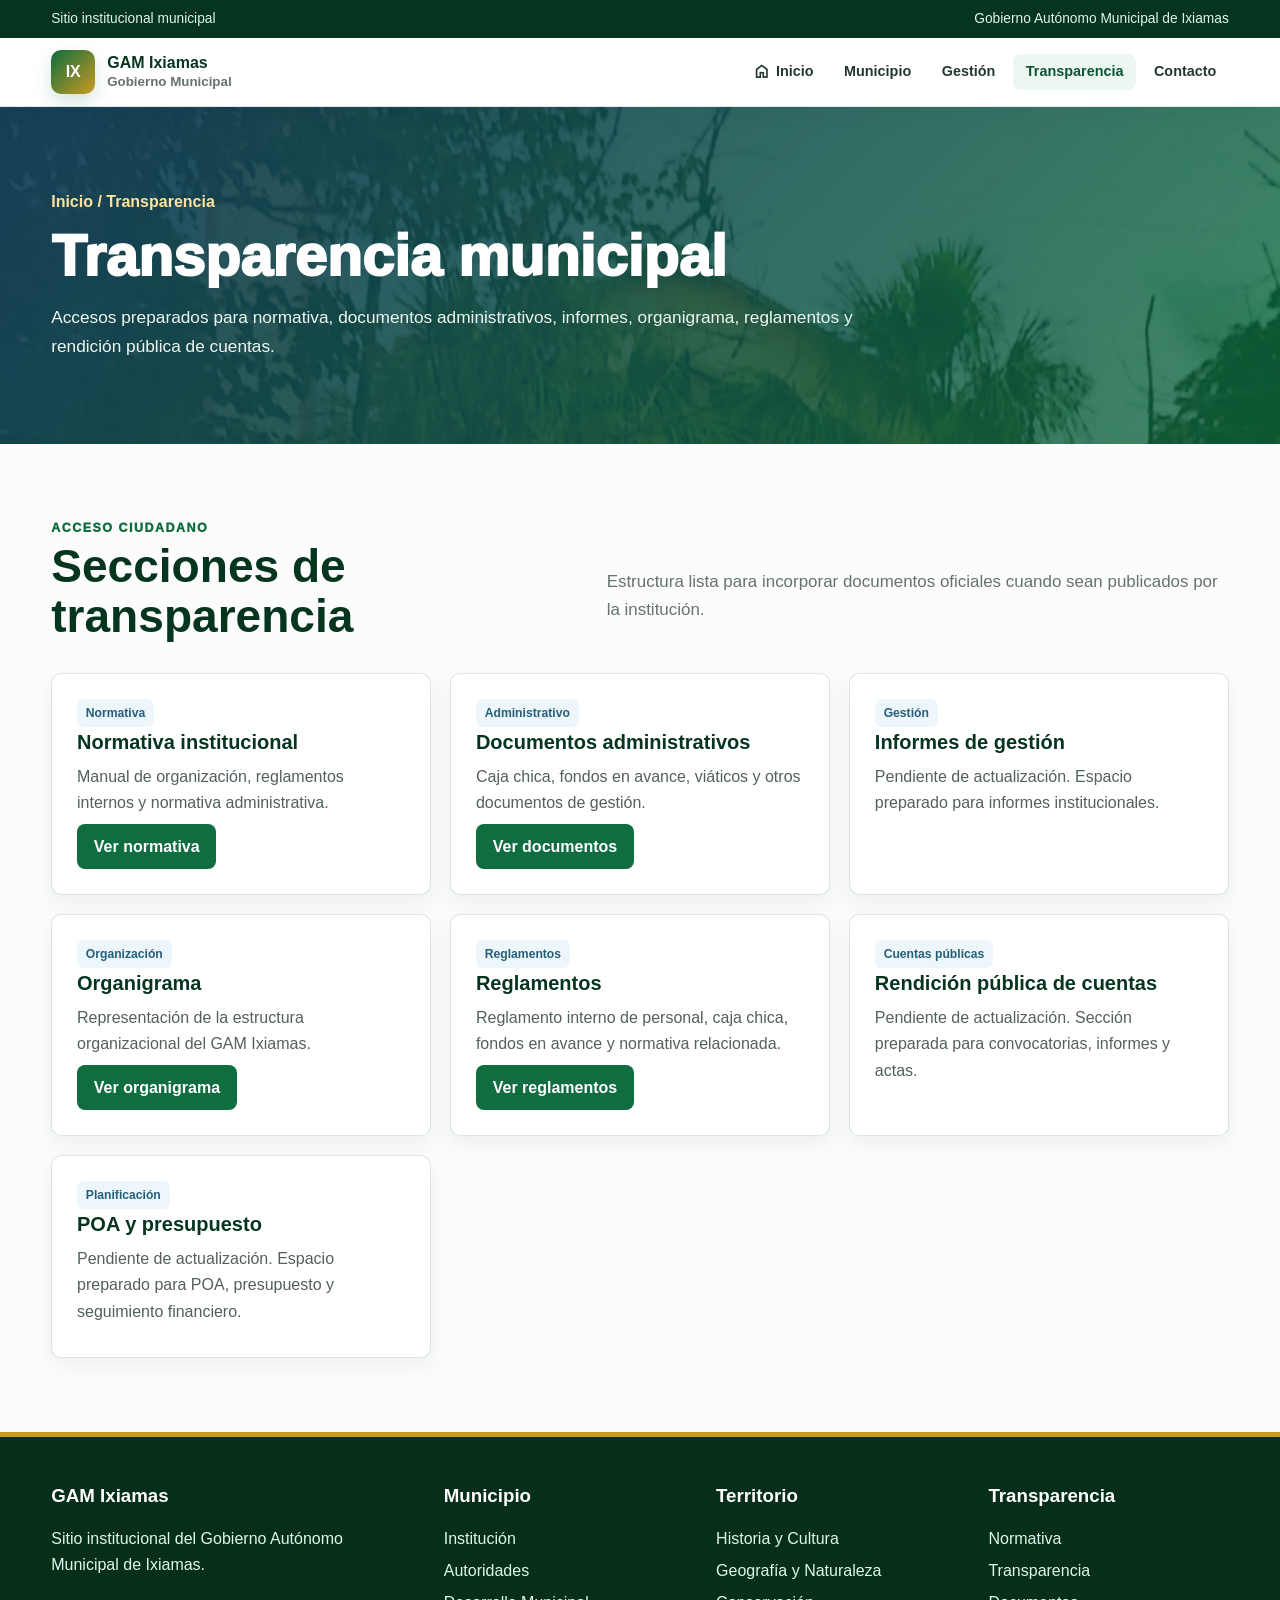
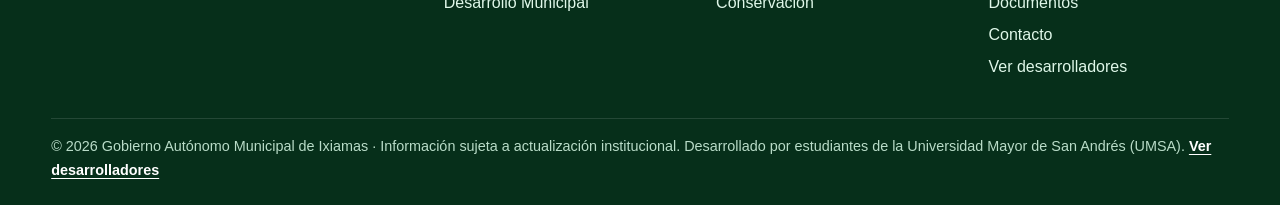
<file: transparencia.html>
<!DOCTYPE html>
<html lang="es">
<head>
  <meta charset="UTF-8">
  <meta name="viewport" content="width=device-width, initial-scale=1.0">
  <title>Transparencia Municipal | GAM Ixiamas</title>
  <meta name="description" content="Transparencia municipal del GAM Ixiamas: normativa, documentos administrativos, organigrama, reglamentos, rendicion publica, POA y presupuesto.">
  <meta name="keywords" content="Ixiamas, Gobierno Autonomo Municipal de Ixiamas, GAM Ixiamas, Municipio de Ixiamas, Abel Iturralde, La Paz Bolivia, Amazonia boliviana, Madidi, cultura de Ixiamas, historia de Ixiamas, conservacion Ixiamas, normativa municipal Ixiamas, transparencia municipal Ixiamas">
  <meta name="author" content="Gobierno Autonomo Municipal de Ixiamas">
  <meta name="robots" content="index, follow">
  <!-- Reemplazar TU-DOMINIO.com por el dominio oficial cuando se publique -->
  <link rel="canonical" href="https://TU-DOMINIO.com/transparencia.html">
  <meta property="og:title" content="Transparencia Municipal de Ixiamas">
  <meta property="og:description" content="Transparencia municipal del GAM Ixiamas: normativa, documentos administrativos, organigrama, reglamentos, rendicion publica, POA y presupuesto.">
  <meta property="og:type" content="website">
  <meta property="og:url" content="https://TU-DOMINIO.com/transparencia.html">
  <meta property="og:image" content="https://TU-DOMINIO.com/assets/img/plaza-ixiamas.jpg">
  <meta property="og:site_name" content="GAM Ixiamas">
  <meta property="og:locale" content="es_BO">
  <meta name="twitter:card" content="summary_large_image">
  <meta name="twitter:title" content="Transparencia Municipal de Ixiamas">
  <meta name="twitter:description" content="Transparencia municipal del GAM Ixiamas: normativa, documentos administrativos, organigrama, reglamentos, rendicion publica, POA y presupuesto.">
  <meta name="twitter:image" content="https://TU-DOMINIO.com/assets/img/plaza-ixiamas.jpg">
  <link rel="preconnect" href="https://fonts.googleapis.com">
  <link rel="preconnect" href="https://fonts.gstatic.com" crossorigin>
  <link href="https://fonts.googleapis.com/css2?family=Material+Symbols+Outlined" rel="stylesheet">
  <link rel="icon" href="assets/img/favicon.png" type="image/png">
  <link rel="manifest" href="site.webmanifest">
  <link rel="stylesheet" href="assets/css/main.css">
</head>
<body>
  <header class="site-header">
  <div class="topbar"><div class="container"><span>Sitio institucional municipal</span><span>Gobierno Autónomo Municipal de Ixiamas</span></div></div>
  <nav class="nav">
    <div class="container nav-inner">
      <a class="brand" href="index.html"><span class="brand-mark">IX</span><span>GAM Ixiamas<br><small>Gobierno Municipal</small></span></a>
      <button class="menu-toggle" type="button" data-menu-toggle aria-expanded="false" aria-controls="main-menu" aria-label="Abrir menu principal"><span class="material-symbols-outlined" aria-hidden="true">menu</span>Menú</button>
      <div class="menu" id="main-menu">
        <a href="index.html" data-nav="index.html"><span class="material-symbols-outlined" aria-hidden="true">home</span>Inicio</a>
        <details class="nav-group"><summary>Municipio</summary><div class="submenu"><a href="institucion.html" data-nav="institucion.html">Institución</a><a href="autoridades.html" data-nav="autoridades.html">Autoridades</a><a href="historia.html" data-nav="historia.html">Historia</a><a href="geografia.html" data-nav="geografia.html">Geografía</a><a href="cultura.html" data-nav="cultura.html">Cultura</a></div></details>
        <details class="nav-group"><summary>Gestión</summary><div class="submenu"><a href="desarrollo.html" data-nav="desarrollo.html">Desarrollo municipal</a><a href="conservacion.html" data-nav="conservacion.html">Conservación</a></div></details>
        <details class="nav-group"><summary>Transparencia</summary><div class="submenu"><a href="normativa.html" data-nav="normativa.html">Normativa</a><a href="transparencia.html" data-nav="transparencia.html">Transparencia</a><a href="documentos.html" data-nav="documentos.html">Documentos</a><a href="desarrolladores.html" data-nav="desarrolladores.html">Desarrolladores</a></div></details>
        <a href="contacto.html" data-nav="contacto.html">Contacto</a>
      </div>
    </div>
  </nav>
  </header>

  <main>
  <section class="page-hero page-hero--blue">
    <div class="container"><div class="breadcrumb">Inicio / Transparencia</div><h1>Transparencia municipal</h1><p>Accesos preparados para normativa, documentos administrativos, informes, organigrama, reglamentos y rendición pública de cuentas.</p></div>
  </section>

  <section class="section">
    <div class="container">
      <div class="section-head"><div><div class="kicker">Acceso ciudadano</div><h2>Secciones de transparencia</h2></div><p class="lead">Estructura lista para incorporar documentos oficiales cuando sean publicados por la institución.</p></div>
      <div class="grid grid-3">
        <article class="card"><div class="card-body"><span class="badge blue">Normativa</span><h3>Normativa institucional</h3><p>Manual de organización, reglamentos internos y normativa administrativa.</p><a class="btn btn-secondary" href="normativa.html">Ver normativa</a></div></article>
        <article class="card"><div class="card-body"><span class="badge blue">Administrativo</span><h3>Documentos administrativos</h3><p>Caja chica, fondos en avance, viáticos y otros documentos de gestión.</p><a class="btn btn-secondary" href="documentos.html">Ver documentos</a></div></article>
        <article class="card"><div class="card-body"><span class="badge blue">Gestión</span><h3>Informes de gestión</h3><p>Pendiente de actualización. Espacio preparado para informes institucionales.</p></div></article>
        <article class="card"><div class="card-body"><span class="badge blue">Organización</span><h3>Organigrama</h3><p>Representación de la estructura organizacional del GAM Ixiamas.</p><a class="btn btn-secondary" href="institucion.html">Ver organigrama</a></div></article>
        <article class="card"><div class="card-body"><span class="badge blue">Reglamentos</span><h3>Reglamentos</h3><p>Reglamento interno de personal, caja chica, fondos en avance y normativa relacionada.</p><a class="btn btn-secondary" href="normativa.html">Ver reglamentos</a></div></article>
        <article class="card"><div class="card-body"><span class="badge blue">Cuentas públicas</span><h3>Rendición pública de cuentas</h3><p>Pendiente de actualización. Sección preparada para convocatorias, informes y actas.</p></div></article>
        <article class="card"><div class="card-body"><span class="badge blue">Planificación</span><h3>POA y presupuesto</h3><p>Pendiente de actualización. Espacio preparado para POA, presupuesto y seguimiento financiero.</p></div></article>
      </div>
    </div>
  </section>
  </main>

  <footer class="footer"><div class="container"><div class="footer-grid"><div><h3>GAM Ixiamas</h3><p>Sitio institucional del Gobierno Autónomo Municipal de Ixiamas.</p></div><div><h3>Municipio</h3><a href="institucion.html">Institución</a><a href="autoridades.html">Autoridades</a><a href="desarrollo.html">Desarrollo Municipal</a></div><div><h3>Territorio</h3><a href="historia.html">Historia y Cultura</a><a href="geografia.html">Geografía y Naturaleza</a><a href="conservacion.html">Conservación</a></div><div><h3>Transparencia</h3><a href="normativa.html">Normativa</a><a href="transparencia.html">Transparencia</a><a href="documentos.html">Documentos</a><a href="contacto.html">Contacto</a><a href="desarrolladores.html">Ver desarrolladores</a></div></div><div class="footer-bottom">© <span data-year></span> Gobierno Autónomo Municipal de Ixiamas · Información sujeta a actualización institucional. Desarrollado por estudiantes de la Universidad Mayor de San Andrés (UMSA). <a href="desarrolladores.html">Ver desarrolladores</a></div></div></footer>
  <script src="assets/js/navigation.js" defer></script>
  <script src="assets/js/filters.js" defer></script>
  <script src="assets/js/main.js" defer></script>
</body>
</html>
</file>
<file: assets/css/main.css>
/* Main stylesheet entry point. Keep imports in this order. */
@import url("base.css");
@import url("layout.css");
@import url("components.css");
@import url("pages.css");
@import url("responsive.css");
</file>
